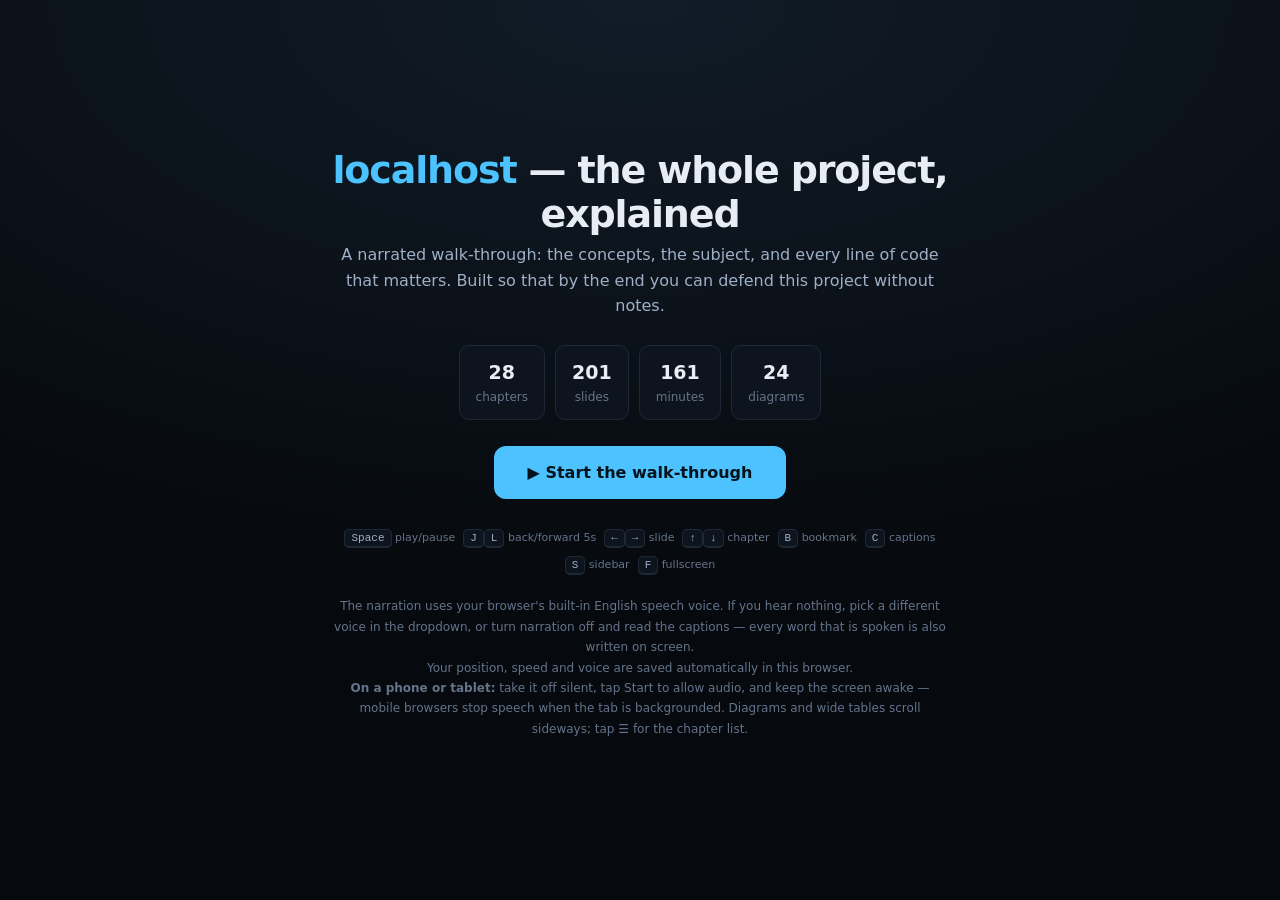
<file: index.html>
<!DOCTYPE html>
<html lang="en">
<head>
<meta charset="utf-8">
<meta name="viewport" content="width=device-width, initial-scale=1">
<title>localhost — the whole project, explained</title>
<style>
:root{
  --bg:#080b10; --panel:#0e141d; --panel2:#131b26; --line:#1e2836;
  --ink:#e8edf5; --ink2:#9fb0c6; --ink3:#64748b;
  --accent:#4cc2ff; --accent2:#7ee787; --warn:#ffcb6b; --hot:#ff7b72; --purple:#c9a2ff;
  --mono:ui-monospace,"SF Mono",SFMono-Regular,Menlo,Consolas,"Liberation Mono",monospace;
  --sans:ui-sans-serif,system-ui,-apple-system,"Segoe UI",Inter,Roboto,sans-serif;
}
*{box-sizing:border-box}
/* This page toggles icons with the `hidden` property. Do not rely on the UA
   stylesheet for it -- on an <svg> it does not always win. */
[hidden]{display:none!important}
html,body{height:100%}
body{
  margin:0;background:var(--bg);color:var(--ink);font-family:var(--sans);
  font-size:15px;line-height:1.6;overflow:hidden;
  -webkit-font-smoothing:antialiased;
}
button{font:inherit;color:inherit;background:none;border:none;cursor:pointer}
::-webkit-scrollbar{width:10px;height:10px}
::-webkit-scrollbar-thumb{background:#243044;border-radius:6px}
::-webkit-scrollbar-track{background:transparent}

/* ---------- shell ---------- */
#app{display:grid;grid-template-columns:290px 1fr;grid-template-rows:1fr auto;
  height:100vh;height:100dvh}   /* dvh so iOS Safari's shrinking chrome cannot clip the controls */
#app.nosidebar{grid-template-columns:0 1fr}

/* ---------- sidebar ---------- */
#side{
  grid-column:1;grid-row:1/3;background:var(--panel);border-right:1px solid var(--line);
  display:flex;flex-direction:column;overflow:hidden;transition:opacity .2s
}
#app.nosidebar #side{opacity:0;pointer-events:none}
.side-head{padding:18px 18px 14px;border-bottom:1px solid var(--line)}
.brand{font-size:17px;font-weight:650;letter-spacing:-.01em}
.brand span{color:var(--accent)}
.sub{font-size:12px;color:var(--ink3);margin-top:3px}
.side-stats{display:flex;gap:14px;margin-top:12px;font-size:11px;color:var(--ink3)}
.side-stats b{color:var(--ink2);font-weight:600}
/* ---------- bookmarks ---------- */
#marks{flex:none;max-height:38%;display:flex;flex-direction:column;
  border-bottom:1px solid var(--line);background:#0c1420}
.marks-head{display:flex;align-items:center;gap:8px;padding:11px 14px 7px;
  font-size:11px;letter-spacing:.05em;text-transform:uppercase;color:var(--warn);font-weight:650}
.marks-head span{color:var(--ink3);font-weight:500;letter-spacing:0}
.marks-head button{margin-left:auto;font-size:10.5px;color:var(--ink3);text-transform:none;
  letter-spacing:0;padding:2px 6px;border-radius:5px}
.marks-head button:hover{background:var(--panel2);color:var(--hot)}
#marks-list{overflow-y:auto;padding:0 6px 8px}
.mark{display:flex;align-items:stretch;gap:2px;border-radius:8px}
.mark:hover{background:var(--panel2)}
.mark .mgo{flex:1;min-width:0;display:flex;gap:9px;align-items:baseline;
  padding:7px 6px 7px 8px;text-align:left}
.mark .mt{flex:none;font-family:var(--mono);font-size:10.5px;color:var(--warn);
  font-variant-numeric:tabular-nums}
.mark .mb{flex:1;min-width:0}
.mark .mc{display:block;font-size:10px;color:var(--ink3);white-space:nowrap;
  overflow:hidden;text-overflow:ellipsis}
.mark .ms{display:block;font-size:12.5px;color:var(--ink2);line-height:1.35;
  display:-webkit-box;-webkit-line-clamp:2;-webkit-box-orient:vertical;overflow:hidden}
.mark:hover .ms{color:var(--ink)}
.mark .mx{flex:none;width:26px;color:var(--ink3);font-size:15px;opacity:0;border-radius:6px}
.mark:hover .mx{opacity:1}
.mark .mx:hover{background:#3a1f22;color:var(--hot)}
.marks-empty{padding:2px 10px 10px;font-size:11.5px;color:var(--ink3);line-height:1.5}

/* pins on the timeline */
.bmarks{position:absolute;inset:0;pointer-events:none}
.bmarks i{position:absolute;top:-5px;width:2px;height:15px;background:var(--warn);
  border-radius:1px;box-shadow:0 0 0 1px rgba(0,0,0,.55)}

#b-mark.on{color:var(--warn)}

#chapters{flex:1;overflow-y:auto;padding:8px 8px 24px}
.chap{
  display:flex;gap:10px;align-items:baseline;width:100%;text-align:left;
  padding:9px 10px;border-radius:8px;color:var(--ink2);font-size:13.5px;line-height:1.4
}
.chap:hover{background:var(--panel2);color:var(--ink)}
.chap.on{background:#16263a;color:var(--ink)}
.chap.on .cnum{color:var(--accent)}
.chap.done .cnum::after{content:"✓";position:absolute;inset:0;display:grid;place-items:center;
  background:var(--panel);color:var(--accent2);border-radius:50%;font-size:10px}
.cnum{position:relative;flex:none;width:20px;height:20px;border-radius:50%;background:var(--panel2);
  color:var(--ink3);font-size:10.5px;font-weight:700;display:grid;place-items:center;
  font-variant-numeric:tabular-nums;top:2px}
.chap.on .cnum{background:#0d2233;box-shadow:inset 0 0 0 1px var(--accent)}
.ctitle{flex:1}
.cmin{flex:none;font-size:10.5px;color:var(--ink3);font-variant-numeric:tabular-nums}
.chap-bar{height:2px;background:var(--line);border-radius:2px;margin:6px 10px 2px;overflow:hidden}
.chap-bar i{display:block;height:100%;background:var(--accent);width:0;transition:width .3s}

/* ---------- stage ---------- */
/* Explicit placement: below 900px the sidebar becomes position:absolute and
   leaves the grid flow, and without this #main would auto-place into the
   0-width first column and the whole slide area would vanish. */
#main{grid-column:2;grid-row:1;display:flex;flex-direction:column;
  overflow:hidden;position:relative;min-width:0}
#topbar{
  display:flex;align-items:center;gap:14px;padding:12px 22px;border-bottom:1px solid var(--line);
  background:linear-gradient(180deg,#0c1219,#0a0f16);flex:none
}
#topbar .now{flex:1;min-width:0}
#topbar .now b{display:block;font-size:13.5px;font-weight:600;white-space:nowrap;overflow:hidden;text-overflow:ellipsis}
#topbar .now span{font-size:11px;color:var(--ink3)}
.tbtn{padding:6px 11px;border-radius:7px;font-size:12px;color:var(--ink2);border:1px solid var(--line)}
.tbtn:hover{background:var(--panel2);color:var(--ink)}
.tbtn.on{background:#0d2233;border-color:var(--accent);color:var(--accent)}

#stage{
  flex:1;overflow-y:auto;padding:34px 42px;display:flex;flex-direction:column;
  align-items:center;justify-content:flex-start
}
#slide{width:100%;max-width:900px;animation:in .34s cubic-bezier(.2,.7,.3,1)}
@keyframes in{from{opacity:0;transform:translateY(10px)}to{opacity:1;transform:none}}

/* visual blocks */
.v-title{font-size:15px;font-weight:600;color:var(--accent);letter-spacing:.02em;
  text-transform:uppercase;font-size:11.5px;margin-bottom:14px}
.big{font-size:clamp(21px,4.2vw,30px);line-height:1.32;font-weight:600;letter-spacing:-.02em;
  margin:26px 0}
.big em{font-style:normal;color:var(--accent)}
.big small{display:block;font-size:15px;font-weight:400;color:var(--ink2);margin-top:14px;line-height:1.6}
ul.pts{list-style:none;padding:0;margin:0;display:flex;flex-direction:column;gap:11px}
ul.pts li{display:flex;gap:12px;padding:13px 16px;background:var(--panel);border:1px solid var(--line);
  border-radius:10px;font-size:15px}
ul.pts li::before{content:"▸";color:var(--accent);flex:none}
ul.pts li b{color:var(--warn);font-weight:600}
ul.pts li code{font-family:var(--mono);font-size:13px;color:var(--accent2);background:#0a1017;
  padding:1px 5px;border-radius:4px}

.codewrap{background:var(--panel);border:1px solid var(--line);border-radius:11px;overflow:hidden}
.codehead{display:flex;align-items:center;gap:9px;padding:9px 14px;background:var(--panel2);
  border-bottom:1px solid var(--line);font-family:var(--mono);font-size:11.5px;color:var(--ink3)}
.codehead b{color:var(--accent);font-weight:600}
.codehead .tag{margin-left:auto;padding:2px 7px;border-radius:5px;background:#0a1017;color:var(--ink3)}
pre.code{margin:0;padding:14px 0;overflow-x:auto;font-family:var(--mono);font-size:13px;line-height:1.65}
pre.code .ln{display:block;padding:0 16px 0 0;white-space:pre}
pre.code .ln .no{display:inline-block;width:44px;padding-right:14px;text-align:right;color:#3a4859;
  user-select:none;font-variant-numeric:tabular-nums}
pre.code .ln.hi{background:linear-gradient(90deg,#132a3d,#0f1f2e 60%,transparent);
  box-shadow:inset 3px 0 0 var(--accent)}
pre.code .ln.hi .no{color:var(--accent)}
.k{color:#ff7bd5}.s{color:var(--accent2)}.c{color:#5a6b80;font-style:italic}
.n{color:var(--warn)}.t{color:var(--purple)}.m{color:var(--accent)}.f{color:#ffd9a0}

figure.dia{margin:0;background:var(--panel);border:1px solid var(--line);border-radius:11px;padding:18px}
figure.dia svg{width:100%;height:auto;display:block}
figure.dia figcaption{margin-top:12px;font-size:12.5px;color:var(--ink3);text-align:center}
.dbox{fill:#131c28;stroke:#2a3a4e}
.dbox2{fill:#0d2233;stroke:#2b6d92}
.dbox3{fill:#1a2419;stroke:#3d6b3a}
.dbox4{fill:#2a1a1a;stroke:#7a3c39}
.dtx{fill:#dbe5f0;font-family:var(--sans);font-size:13px}
.dtx-s{fill:#8fa3ba;font-family:var(--sans);font-size:11px}
.dtx-m{fill:#9fe0ff;font-family:var(--mono);font-size:11.5px}
.dtx-h{fill:#ffcb6b;font-family:var(--sans);font-size:13px;font-weight:600}
.dar{stroke:#4a5f78;stroke-width:1.6;fill:none;marker-end:url(#ar)}
.dar-a{stroke:#4cc2ff;stroke-width:1.8;fill:none;marker-end:url(#ara)}
.dar-g{stroke:#7ee787;stroke-width:1.8;fill:none;marker-end:url(#arg)}
.dar-r{stroke:#ff7b72;stroke-width:1.8;fill:none;marker-end:url(#arr)}
.ddash{stroke-dasharray:4 4}

.tablewrap{overflow-x:auto;-webkit-overflow-scrolling:touch}
table.cmp{width:100%;border-collapse:collapse;font-size:14px}
table.cmp th,table.cmp td{padding:11px 14px;border:1px solid var(--line);text-align:left;vertical-align:top}
table.cmp th{background:var(--panel2);font-weight:600;font-size:12px;color:var(--ink2);
  text-transform:uppercase;letter-spacing:.03em}
table.cmp td:first-child{color:var(--warn);font-family:var(--mono);font-size:12.5px;white-space:nowrap}
table.cmp code{font-family:var(--mono);font-size:12.5px;color:var(--accent2)}

pre.term{margin:0;background:#060a0f;border:1px solid var(--line);border-radius:11px;padding:16px 18px;
  font-family:var(--mono);font-size:12.5px;line-height:1.7;overflow-x:auto;color:#b8c7d9}
pre.term .p{color:var(--accent2)}
pre.term .o{color:var(--ink3)}
pre.term .e{color:var(--hot)}
pre.term .g{color:var(--accent2)}

.bigcall{padding:24px 28px;border-radius:14px;background:#12202b;border:1px solid #234b63;
  border-left:4px solid var(--accent)}
.bigcall.warn{background:#241c0f;border-color:#5c4520;border-left-color:var(--warn)}
.bigcall b{display:block;font-size:20px;font-weight:650;letter-spacing:-.01em;
  color:var(--accent);margin-bottom:12px}
.bigcall.warn b{color:var(--warn)}
.bigcall p{margin:0;font-size:15.5px;line-height:1.72;color:var(--ink2)}
.bigcall code{font-family:var(--mono);font-size:13px;color:var(--accent2);background:#0a1017;
  padding:2px 6px;border-radius:4px}
.bigcall b + p b{color:var(--ink);font-size:inherit;display:inline;margin:0}

.callout{margin-top:16px;padding:13px 16px;border-radius:10px;background:#12202b;
  border:1px solid #234b63;border-left:3px solid var(--accent);font-size:14px;color:var(--ink2)}
.callout b{color:var(--accent)}
.callout.warn{background:#251d10;border-color:#5c4520;border-left-color:var(--warn)}
.callout.warn b{color:var(--warn)}

/* ---------- captions ---------- */
#cap{
  flex:none;max-height:30vh;overflow-y:auto;padding:16px 42px 18px;
  background:linear-gradient(180deg,rgba(8,11,16,0),#0a0f16 22px);
  border-top:1px solid var(--line)
}
#cap.off{display:none}
#capinner{max-width:900px;margin:0 auto;font-size:16px;line-height:1.72;color:var(--ink2)}
#capinner .sent{transition:color .2s}
#capinner .sent.on{color:var(--ink);background:#132a3d;border-radius:4px;
  box-shadow:0 0 0 3px #132a3d}

/* ---------- controls ---------- */
#bar{
  grid-column:2;grid-row:2;flex:none;background:var(--panel);
  border-top:1px solid var(--line);padding:0 22px 12px;min-width:0
}
#scrub{position:relative;height:22px;display:flex;align-items:center;cursor:pointer}
#track{position:relative;height:5px;width:100%;background:var(--line);border-radius:3px;overflow:visible}
#fill{position:absolute;inset:0 auto 0 0;width:0;background:linear-gradient(90deg,#2b7fb0,var(--accent));
  border-radius:3px}
#knob{position:absolute;top:50%;left:0;width:13px;height:13px;margin:-6.5px 0 0 -6.5px;border-radius:50%;
  background:#fff;box-shadow:0 0 0 3px rgba(76,194,255,.3);transition:transform .12s}
#scrub:hover #knob{transform:scale(1.25)}
.ticks{position:absolute;inset:0;pointer-events:none}
.ticks i{position:absolute;top:-2px;width:1px;height:9px;background:#2f3f52}
#ctrls{display:flex;align-items:center;gap:8px;padding-top:4px}
.cbtn{width:36px;height:36px;border-radius:9px;display:grid;place-items:center;color:var(--ink2)}
.cbtn:hover{background:var(--panel2);color:var(--ink)}
.cbtn svg{width:19px;height:19px;fill:currentColor}
.cbtn.seek svg{width:22px;height:22px}
.cbtn.seek text{font-family:var(--sans);fill:currentColor}
.cbtn.seek:active{transform:scale(.92)}
#play{width:44px;height:44px;background:var(--accent);color:#04121c;border-radius:12px}
#play:hover{background:#6ccdff}
#play svg{width:22px;height:22px}
#time{font-family:var(--mono);font-size:11.5px;color:var(--ink3);font-variant-numeric:tabular-nums;
  padding:0 6px;white-space:nowrap}
.spacer{flex:1}
select{background:var(--panel2);color:var(--ink2);border:1px solid var(--line);border-radius:8px;
  padding:6px 8px;font-size:11.5px;font-family:var(--sans);max-width:190px}
select:hover{color:var(--ink)}
.pill{padding:6px 10px;border-radius:8px;font-size:11.5px;color:var(--ink2);border:1px solid var(--line);
  font-variant-numeric:tabular-nums}
.pill:hover{background:var(--panel2);color:var(--ink)}
.pill.on{background:#0d2233;border-color:var(--accent);color:var(--accent)}

/* ---------- gate ---------- */
#gate{position:fixed;inset:0;background:radial-gradient(1200px 600px at 50% 0%,#111c28,#06090d);
  display:grid;place-items:center;z-index:50;padding:24px;overflow-y:auto}
#gate.hide{display:none}
.gcard{max-width:620px;text-align:center}
.gcard h1{font-size:38px;line-height:1.15;letter-spacing:-.03em;margin:0 0 6px;font-weight:680}
.gcard h1 span{color:var(--accent)}
.gcard .lede{font-size:16px;color:var(--ink2);margin:0 0 26px}
.gmeta{display:flex;gap:10px;justify-content:center;flex-wrap:wrap;margin-bottom:26px}
.gmeta div{background:var(--panel);border:1px solid var(--line);border-radius:10px;padding:11px 16px;
  font-size:12px;color:var(--ink3)}
.gmeta div b{display:block;font-size:19px;color:var(--ink);font-weight:650;margin-bottom:1px}
#start{background:var(--accent);color:#04121c;font-weight:650;font-size:16px;padding:14px 34px;
  border-radius:12px}
#start:hover{background:#6ccdff}
#resume{margin-top:14px;font-size:13px;color:var(--accent2);text-decoration:underline}
.keys{margin-top:30px;display:flex;gap:8px;justify-content:center;flex-wrap:wrap;font-size:11px;color:var(--ink3)}
.keys kbd{font-family:var(--mono);background:var(--panel);border:1px solid var(--line);
  border-bottom-width:2px;border-radius:5px;padding:2px 6px;color:var(--ink2)}
.gnote{margin-top:22px;font-size:12px;color:var(--ink3);line-height:1.7}

#toast{position:fixed;bottom:96px;left:50%;transform:translateX(-50%) translateY(12px);opacity:0;
  background:#16263a;border:1px solid #2b6d92;color:var(--ink);padding:9px 16px;border-radius:9px;
  font-size:13px;pointer-events:none;transition:.25s;z-index:60}
#toast.on{opacity:1;transform:translateX(-50%)}

/* ---------- tablet ---------- */
@media (max-width:900px){
  #app{grid-template-columns:0 1fr}
  #side{position:absolute;z-index:20;width:290px;height:100%}
  #app:not(.nosidebar) #side{box-shadow:0 0 40px #000}
  #stage{padding:22px 18px}
  #cap{padding:14px 18px}
  #bar{padding:0 12px 10px}
}

/* A diagram shrunk to phone width would have 5px text in it. Let it keep a
   readable size and scroll sideways instead. Same for wide tables. */
@media (max-width:820px){
  figure.dia{padding:12px;overflow-x:auto;-webkit-overflow-scrolling:touch}
  figure.dia svg{width:auto;min-width:680px}
  figure.dia figcaption{position:sticky;left:0}
  table.cmp{min-width:560px}
  table.cmp th,table.cmp td{padding:9px 11px}
}

/* ---------- phone ---------- */
@media (max-width:600px){
  #stage{padding:16px 14px}
  #slide{max-width:100%}
  #cap{padding:12px 14px;max-height:36vh}
  #capinner{font-size:15px;line-height:1.65}
  #topbar{padding:9px 12px;gap:8px}
  #topbar .now b{font-size:12.5px}
  #bar{padding:0 10px 8px}
  ul.pts li{font-size:14.5px;padding:11px 13px}
  pre.code{font-size:12px}
  pre.term{font-size:11.5px;padding:12px 13px}
  .bigcall{padding:18px 18px}
  .bigcall b{font-size:17px}
  .bigcall p{font-size:14.5px}
  .v-title{margin-bottom:11px}

  /* Bigger touch targets, and a scrub bar you can actually hit with a thumb */
  #scrub{height:30px}
  #knob{width:16px;height:16px;margin:-8px 0 0 -8px}
  .cbtn{width:42px;height:42px}
  .cbtn svg{width:21px;height:21px}
  .cbtn.seek svg{width:24px;height:24px}
  #play{width:52px;height:52px}
  #play svg{width:25px;height:25px}

  /* Two rows: transport on top, options underneath. The chapter-jump buttons
     are dropped because the sidebar already does that job. */
  #ctrls{flex-wrap:wrap;gap:5px;padding-top:2px}
  #b-pch,#b-nch{display:none}
  .spacer{flex:1 0 100%;height:0;margin:0}
  #time{font-size:11px;padding:0 4px;margin-left:auto}
  .pill{padding:7px 10px}
  select{flex:1;max-width:none;min-width:0;padding:7px 8px}
}

/* Very narrow (small phones in portrait) */
@media (max-width:380px){
  #time{font-size:10.5px;padding:0 2px}
  .cbtn{width:38px;height:38px}
  #play{width:46px;height:46px}
  .gcard h1{font-size:27px}
}

/* Touch devices have no hover: never let a hover-only affordance hide anything */
@media (hover:none){
  .chap:hover{background:none}
  #scrub:hover #knob{transform:none}
  /* there is no hover on a touch screen, so the delete button must be visible */
  .mark .mx{opacity:.75;width:34px}
  .mark:hover{background:none}
}
</style>
</head>
<body>

<div id="gate">
  <div class="gcard">
    <h1><span>localhost</span> — the whole project, explained</h1>
    <p class="lede">A narrated walk-through: the concepts, the subject, and every line of code
      that matters. Built so that by the end you can defend this project without notes.</p>
    <div class="gmeta">
      <div><b id="g-ch">—</b> chapters</div>
      <div><b id="g-sl">—</b> slides</div>
      <div><b id="g-mn">—</b> minutes</div>
      <div><b id="g-dg">—</b> diagrams</div>
    </div>
    <button id="start">▶ Start the walk-through</button>
    <div><button id="resume" hidden></button></div>
    <div class="keys">
      <span><kbd>Space</kbd> play/pause</span><span><kbd>J</kbd><kbd>L</kbd> back/forward 5s</span>
      <span><kbd>←</kbd><kbd>→</kbd> slide</span><span><kbd>↑</kbd><kbd>↓</kbd> chapter</span>
      <span><kbd>B</kbd> bookmark</span>
      <span><kbd>C</kbd> captions</span><span><kbd>S</kbd> sidebar</span><span><kbd>F</kbd> fullscreen</span>
    </div>
    <p class="gnote">The narration uses your browser's built-in English speech voice. If you hear
      nothing, pick a different voice in the dropdown, or turn narration off and read
      the captions — every word that is spoken is also written on screen.<br>
      Your position, speed and voice are saved automatically in this browser.<br>
      <b>On a phone or tablet:</b> take it off silent, tap Start to allow audio, and keep the screen
      awake — mobile browsers stop speech when the tab is backgrounded. Diagrams and wide tables
      scroll sideways; tap <b>☰</b> for the chapter list.</p>
  </div>
</div>

<div id="app" class="nosidebar">
  <aside id="side">
    <div class="side-head">
      <div class="brand"><span>localhost</span> walk-through</div>
      <div class="sub">HTTP/1.1 server in Rust — epoll, one thread</div>
      <div class="side-stats">
        <span><b id="s-prog">0%</b> complete</span>
        <span><b id="s-left">—</b> left</span>
      </div>
    </div>
    <div id="marks" hidden>
      <div class="marks-head">Bookmarks <span id="marks-n"></span>
        <button id="marks-clear" title="Remove all bookmarks">clear all</button></div>
      <div id="marks-list"></div>
    </div>
    <nav id="chapters"></nav>
  </aside>

  <div id="main">
    <div id="topbar">
      <button class="tbtn" id="btn-side" title="Toggle sidebar (S)">☰</button>
      <div class="now"><b id="now-title">—</b><span id="now-sub">—</span></div>
      <button class="tbtn" id="btn-cc" title="Captions (C)">CC</button>
      <button class="tbtn" id="btn-full" title="Fullscreen (F)">⛶</button>
    </div>
    <div id="stage"><div id="slide"></div></div>
    <div id="cap"><div id="capinner"></div></div>
  </div>

  <div id="bar">
    <div id="scrub"><div id="track"><div id="fill"></div><div class="ticks" id="ticks"></div>
      <div class="bmarks" id="bmarks"></div><div id="knob"></div></div></div>
    <div id="ctrls">
      <button class="cbtn" id="b-pch" title="Previous chapter (↑)">
        <svg viewBox="0 0 24 24"><path d="M6 6h2v12H6zm12 0v12l-9-6z"/></svg></button>
      <button class="cbtn" id="b-prev" title="Previous slide (←)">
        <svg viewBox="0 0 24 24"><path d="M15 6v12l-9-6z"/></svg></button>
      <button class="cbtn seek" id="b-back5" title="Back 5 seconds (J, or Shift+←)">
        <svg viewBox="0 0 24 24">
          <path d="M12 5V1L7 6l5 5V7c3.31 0 6 2.69 6 6s-2.69 6-6 6-6-2.69-6-6H4c0 4.42 3.58 8 8 8s8-3.58 8-8-3.58-8-8-8z"/>
          <text x="12" y="16.4" text-anchor="middle" font-size="8.4" font-weight="700">5</text>
        </svg></button>
      <button id="play" title="Play / pause (Space)">
        <svg id="ic-play" viewBox="0 0 24 24"><path d="M7 5v14l12-7z"/></svg>
        <svg id="ic-pause" viewBox="0 0 24 24" hidden><path d="M6 5h4v14H6zm8 0h4v14h-4z"/></svg>
      </button>
      <button class="cbtn seek" id="b-fwd5" title="Forward 5 seconds (L, or Shift+→)">
        <svg viewBox="0 0 24 24">
          <g transform="translate(24,0) scale(-1,1)"><path d="M12 5V1L7 6l5 5V7c3.31 0 6 2.69 6 6s-2.69 6-6 6-6-2.69-6-6H4c0 4.42 3.58 8 8 8s8-3.58 8-8-3.58-8-8-8z"/></g>
          <text x="12" y="16.4" text-anchor="middle" font-size="8.4" font-weight="700">5</text>
        </svg></button>
      <button class="cbtn" id="b-next" title="Next slide (→)">
        <svg viewBox="0 0 24 24"><path d="M9 6v12l9-6z"/></svg></button>
      <button class="cbtn" id="b-nch" title="Next chapter (↓)">
        <svg viewBox="0 0 24 24"><path d="M16 6h2v12h-2zM6 6l9 6-9 6z"/></svg></button>
      <span id="time">00:00 / 00:00</span>
      <button class="cbtn" id="b-mark" title="Bookmark this spot (B)">
        <svg viewBox="0 0 24 24"><path id="ic-mark-o" d="M17 3H7a2 2 0 0 0-2 2v16l7-3 7 3V5a2 2 0 0 0-2-2zm0 15.1-5-2.1-5 2.1V5h10v13.1z"/>
        <path id="ic-mark-f" hidden d="M17 3H7a2 2 0 0 0-2 2v16l7-3 7 3V5a2 2 0 0 0-2-2z"/></svg></button>
      <span class="spacer"></span>
      <button class="pill" id="b-rate" title="Playback speed">1.0×</button>
      <button class="pill on" id="b-tts" title="Toggle narration">🔊 Narration</button>
      <select id="voice" title="Narration voice"></select>
    </div>
  </div>
</div>

<div id="toast"></div>

<script>
/* ============================================================================
   COURSE DATA
   Every beat: { v: <visual>, say: "<what the narrator says>" }
   Visual kinds: title | points | code | dia | table | term
   ========================================================================== */
const D = {}; /* diagram library, filled in below */

/* ---- shared arrow markers ---- */
const AR = `<defs>
<marker id="ar" markerWidth="9" markerHeight="9" refX="7" refY="3" orient="auto">
<path d="M0,0 L7,3 L0,6 z" fill="#4a5f78"/></marker>
<marker id="ara" markerWidth="9" markerHeight="9" refX="7" refY="3" orient="auto">
<path d="M0,0 L7,3 L0,6 z" fill="#4cc2ff"/></marker>
<marker id="arg" markerWidth="9" markerHeight="9" refX="7" refY="3" orient="auto">
<path d="M0,0 L7,3 L0,6 z" fill="#7ee787"/></marker>
<marker id="arr" markerWidth="9" markerHeight="9" refX="7" refY="3" orient="auto">
<path d="M0,0 L7,3 L0,6 z" fill="#ff7b72"/></marker></defs>`;

D.http = `<svg viewBox="0 0 820 380">${AR}
<text x="20" y="22" class="dtx-h">REQUEST — what the browser sends</text>
<rect x="20" y="34" width="360" height="150" rx="8" class="dbox"/>
<text x="34" y="58" class="dtx-m" fill="#ff7bd5">GET</text>
<text x="72" y="58" class="dtx-m" fill="#7ee787">/index.html</text>
<text x="176" y="58" class="dtx-m" fill="#ffcb6b">HTTP/1.1</text>
<text x="34" y="80" class="dtx-m">Host: localhost:8080</text>
<text x="34" y="98" class="dtx-m">Connection: keep-alive</text>
<text x="34" y="116" class="dtx-m">Cookie: SID=51bf1b...</text>
<line x1="34" y1="130" x2="366" y2="130" stroke="#3a4859" stroke-dasharray="3 3"/>
<text x="34" y="148" class="dtx-s" fill="#ff7b72">(blank line — headers end here)</text>
<text x="34" y="170" class="dtx-s">body, if there is one</text>
<text x="392" y="52" class="dtx-s">request line</text>
<text x="392" y="98" class="dtx-s">headers</text>
<text x="392" y="148" class="dtx-s">CRLF CRLF</text>
<path d="M388 48 L378 48" class="dar"/><path d="M388 94 L378 94" class="dar"/>
<path d="M388 144 L378 144" class="dar"/>
<text x="460" y="22" class="dtx-h">RESPONSE — what your server sends back</text>
<rect x="460" y="34" width="340" height="150" rx="8" class="dbox2"/>
<text x="474" y="58" class="dtx-m" fill="#ffcb6b">HTTP/1.1</text>
<text x="540" y="58" class="dtx-m" fill="#7ee787">200</text>
<text x="570" y="58" class="dtx-m">OK</text>
<text x="474" y="80" class="dtx-m">Content-Length: 470</text>
<text x="474" y="98" class="dtx-m">Content-Type: text/html</text>
<text x="474" y="116" class="dtx-m">Date: Wed, 02 Sep 2026 ...</text>
<line x1="474" y1="130" x2="786" y2="130" stroke="#3a4859" stroke-dasharray="3 3"/>
<text x="474" y="152" class="dtx-m" fill="#8fa3ba">&lt;!DOCTYPE html&gt;...</text>
<text x="474" y="170" class="dtx-s">the bytes of the page</text>
<rect x="20" y="212" width="780" height="150" rx="8" class="dbox"/>
<text x="40" y="240" class="dtx-h">The only three rules you must remember</text>
<text x="40" y="268" class="dtx">1.  Every line ends with CR LF — the two bytes 13 and 10, not just a newline.</text>
<text x="40" y="296" class="dtx">2.  A completely empty line means "headers are finished".</text>
<text x="40" y="324" class="dtx">3.  Content-Length tells the receiver exactly how many body bytes follow.</text>
<text x="40" y="350" class="dtx-s">Get those three right and you have spoken HTTP. Everything else is detail.</text>
</svg>`;

D.socket = `<svg viewBox="0 0 820 340">${AR}
<rect x="30" y="40" width="200" height="250" rx="10" class="dbox"/>
<text x="130" y="66" class="dtx-h" text-anchor="middle">YOUR PROGRAM</text>
<rect x="50" y="82" width="160" height="34" rx="6" class="dbox2"/>
<text x="130" y="104" class="dtx-m" text-anchor="middle">bind(127.0.0.1:8080)</text>
<rect x="50" y="126" width="160" height="34" rx="6" class="dbox2"/>
<text x="130" y="148" class="dtx-m" text-anchor="middle">listen()</text>
<rect x="50" y="170" width="160" height="34" rx="6" class="dbox3"/>
<text x="130" y="192" class="dtx-m" text-anchor="middle">accept()</text>
<rect x="50" y="214" width="160" height="34" rx="6" class="dbox3"/>
<text x="130" y="236" class="dtx-m" text-anchor="middle">read() / write()</text>
<text x="130" y="272" class="dtx-s" text-anchor="middle">one socket per client</text>
<rect x="320" y="40" width="200" height="250" rx="10" class="dbox4"/>
<text x="420" y="66" class="dtx-h" text-anchor="middle">THE KERNEL</text>
<text x="420" y="96" class="dtx-s" text-anchor="middle">owns the network card,</text>
<text x="420" y="114" class="dtx-s" text-anchor="middle">the TCP state machines,</text>
<text x="420" y="132" class="dtx-s" text-anchor="middle">and every file descriptor</text>
<rect x="340" y="152" width="160" height="46" rx="6" class="dbox"/>
<text x="420" y="172" class="dtx-s" text-anchor="middle">accept queue</text>
<text x="420" y="190" class="dtx-m" text-anchor="middle">[ c1 ][ c2 ][ c3 ]</text>
<rect x="340" y="212" width="160" height="46" rx="6" class="dbox"/>
<text x="420" y="232" class="dtx-s" text-anchor="middle">per-socket buffers</text>
<text x="420" y="250" class="dtx-m" text-anchor="middle">recv / send</text>
<rect x="610" y="40" width="180" height="250" rx="10" class="dbox"/>
<text x="700" y="66" class="dtx-h" text-anchor="middle">THE NETWORK</text>
<text x="700" y="108" class="dtx" text-anchor="middle">browser</text>
<text x="700" y="140" class="dtx" text-anchor="middle">curl</text>
<text x="700" y="172" class="dtx" text-anchor="middle">siege</text>
<text x="700" y="216" class="dtx-s" text-anchor="middle">they all just open</text>
<text x="700" y="234" class="dtx-s" text-anchor="middle">a TCP connection and</text>
<text x="700" y="252" class="dtx-s" text-anchor="middle">send text</text>
<path d="M236 150 L314 150" class="dar-a"/>
<path d="M314 200 L236 200" class="dar-g"/>
<path d="M604 150 L526 150" class="dar"/>
<path d="M526 200 L604 200" class="dar"/>
<text x="275" y="142" class="dtx-s" text-anchor="middle">ask</text>
<text x="275" y="222" class="dtx-s" text-anchor="middle">get</text>
<text x="420" y="316" class="dtx-s" text-anchor="middle">A socket is just a file descriptor. read() and write() work on it like a file.</text>
</svg>`;

D.block = `<svg viewBox="0 0 820 400">${AR}
<text x="20" y="24" class="dtx-h">THE NAIVE WAY — one thread per client</text>
<rect x="20" y="36" width="370" height="150" rx="10" class="dbox4"/>
<rect x="38" y="56" width="100" height="30" rx="5" class="dbox"/>
<text x="88" y="76" class="dtx-s" text-anchor="middle">thread 1</text>
<rect x="150" y="56" width="100" height="30" rx="5" class="dbox"/>
<text x="200" y="76" class="dtx-s" text-anchor="middle">thread 2</text>
<rect x="262" y="56" width="100" height="30" rx="5" class="dbox"/>
<text x="312" y="76" class="dtx-s" text-anchor="middle">thread 3</text>
<text x="88" y="106" class="dtx-m" text-anchor="middle" fill="#ff7b72">blocked</text>
<text x="200" y="106" class="dtx-m" text-anchor="middle" fill="#ff7b72">blocked</text>
<text x="312" y="106" class="dtx-m" text-anchor="middle" fill="#ff7b72">blocked</text>
<text x="205" y="136" class="dtx-s" text-anchor="middle">each one sitting inside read(), doing nothing</text>
<text x="205" y="162" class="dtx-s" text-anchor="middle" fill="#ff7b72">10 000 clients = 10 000 threads = 80 GB of stacks</text>
<text x="205" y="178" class="dtx-s" text-anchor="middle" fill="#ff7b72">and the subject forbids it anyway</text>
<text x="430" y="24" class="dtx-h">THE RIGHT WAY — one thread, epoll</text>
<rect x="430" y="36" width="370" height="150" rx="10" class="dbox3"/>
<rect x="560" y="52" width="110" height="34" rx="6" class="dbox2"/>
<text x="615" y="74" class="dtx-m" text-anchor="middle">epoll_wait()</text>
<text x="615" y="102" class="dtx-s" text-anchor="middle">the ONE place we sleep</text>
<rect x="452" y="126" width="70" height="26" rx="5" class="dbox"/>
<text x="487" y="144" class="dtx-s" text-anchor="middle">fd 7</text>
<rect x="532" y="126" width="70" height="26" rx="5" class="dbox"/>
<text x="567" y="144" class="dtx-s" text-anchor="middle">fd 8</text>
<rect x="612" y="126" width="70" height="26" rx="5" class="dbox"/>
<text x="647" y="144" class="dtx-s" text-anchor="middle">fd 9</text>
<rect x="692" y="126" width="70" height="26" rx="5" class="dbox"/>
<text x="727" y="144" class="dtx-s" text-anchor="middle">fd 10</text>
<path d="M487 122 L600 92" class="dar-a"/><path d="M567 122 L607 92" class="dar-a"/>
<path d="M647 122 L625 92" class="dar-a"/><path d="M727 122 L640 92" class="dar-a"/>
<text x="615" y="176" class="dtx-s" text-anchor="middle">10 000 clients = 10 000 file descriptors = a few megabytes</text>
<rect x="20" y="212" width="780" height="170" rx="10" class="dbox"/>
<text x="40" y="240" class="dtx-h">Why blocking is fatal here</text>
<text x="40" y="270" class="dtx">read() on a socket with no data yet does not return. It parks the whole thread.</text>
<text x="40" y="298" class="dtx">With one thread, one slow client would freeze every other client on the server.</text>
<text x="40" y="326" class="dtx">So: mark every socket non-blocking, and never call read() until we have been told</text>
<text x="40" y="348" class="dtx">the data is already there. That telling is what epoll does.</text>
<text x="40" y="372" class="dtx-s" fill="#7ee787">Non-blocking alone is not enough — you would spin at 100% CPU asking "ready yet?".</text>
</svg>`;

D.epoll = `<svg viewBox="0 0 820 400">${AR}
<rect x="20" y="30" width="300" height="230" rx="10" class="dbox"/>
<text x="170" y="56" class="dtx-h" text-anchor="middle">1. YOU REGISTER, ONCE</text>
<text x="40" y="84" class="dtx-m">epoll_ctl(ADD, fd 4, token 0, IN)</text>
<text x="40" y="106" class="dtx-s">listener on :8080</text>
<text x="40" y="136" class="dtx-m">epoll_ctl(ADD, fd 5, token 1, IN)</text>
<text x="40" y="158" class="dtx-s">listener on :8081</text>
<text x="40" y="188" class="dtx-m">epoll_ctl(ADD, fd 9, token 2, IN)</text>
<text x="40" y="210" class="dtx-s">a client that just connected</text>
<text x="40" y="240" class="dtx-s" fill="#ffcb6b">token = any u64 you choose. The kernel hands it back to you.</text>
<rect x="360" y="30" width="180" height="230" rx="10" class="dbox4"/>
<text x="450" y="56" class="dtx-h" text-anchor="middle">2. THE KERNEL</text>
<text x="450" y="84" class="dtx-s" text-anchor="middle">keeps your list</text>
<text x="450" y="106" class="dtx-s" text-anchor="middle">watches all of them</text>
<text x="450" y="128" class="dtx-s" text-anchor="middle">for you, in one place</text>
<rect x="378" y="146" width="144" height="96" rx="6" class="dbox"/>
<text x="450" y="168" class="dtx-m" text-anchor="middle">fd 4 → token 0</text>
<text x="450" y="190" class="dtx-m" text-anchor="middle">fd 5 → token 1</text>
<text x="450" y="212" class="dtx-m" text-anchor="middle">fd 9 → token 2</text>
<text x="450" y="234" class="dtx-s" text-anchor="middle">the interest list</text>
<rect x="580" y="30" width="220" height="230" rx="10" class="dbox3"/>
<text x="690" y="56" class="dtx-h" text-anchor="middle">3. YOU ASK ONCE</text>
<text x="690" y="84" class="dtx-m" text-anchor="middle">epoll_wait(...)</text>
<text x="690" y="108" class="dtx-s" text-anchor="middle">sleeps until something happens</text>
<text x="690" y="136" class="dtx-s" text-anchor="middle">returns ONLY the ready ones:</text>
<rect x="600" y="150" width="180" height="34" rx="6" class="dbox2"/>
<text x="690" y="172" class="dtx-m" text-anchor="middle">token 2, EPOLLIN</text>
<rect x="600" y="192" width="180" height="34" rx="6" class="dbox2"/>
<text x="690" y="214" class="dtx-m" text-anchor="middle">token 0, EPOLLIN</text>
<text x="690" y="246" class="dtx-s" text-anchor="middle">now read() cannot block</text>
<path d="M326 140 L354 140" class="dar-a"/>
<path d="M546 140 L574 140" class="dar-g"/>
<rect x="20" y="284" width="780" height="98" rx="10" class="dbox"/>
<text x="40" y="312" class="dtx-h">The two flags you will ever use</text>
<text x="40" y="340" class="dtx"><tspan fill="#4cc2ff">EPOLLIN</tspan>  — there is data to read, or a connection waiting to be accepted.</text>
<text x="40" y="366" class="dtx"><tspan fill="#7ee787">EPOLLOUT</tspan> — the send buffer has room, a write will not block.</text>
</svg>`;

D.modules = `<svg viewBox="0 0 820 330">${AR}
<rect x="20" y="30" width="120" height="60" rx="8" class="dbox"/>
<text x="80" y="56" class="dtx-m" text-anchor="middle">main.rs</text>
<text x="80" y="76" class="dtx-s" text-anchor="middle">44 lines</text>
<rect x="170" y="30" width="120" height="60" rx="8" class="dbox"/>
<text x="230" y="56" class="dtx-m" text-anchor="middle">config.rs</text>
<text x="230" y="76" class="dtx-s" text-anchor="middle">471 lines</text>
<rect x="320" y="20" width="180" height="80" rx="10" class="dbox2"/>
<text x="410" y="48" class="dtx-m" text-anchor="middle" fill="#4cc2ff">server.rs</text>
<text x="410" y="68" class="dtx-s" text-anchor="middle">THE EVENT LOOP</text>
<text x="410" y="86" class="dtx-s" text-anchor="middle">412 lines</text>
<rect x="530" y="30" width="120" height="60" rx="8" class="dbox"/>
<text x="590" y="56" class="dtx-m" text-anchor="middle">http.rs</text>
<text x="590" y="76" class="dtx-s" text-anchor="middle">515 lines</text>
<rect x="680" y="30" width="120" height="60" rx="8" class="dbox"/>
<text x="740" y="56" class="dtx-m" text-anchor="middle">handlers.rs</text>
<text x="740" y="76" class="dtx-s" text-anchor="middle">645 lines</text>
<rect x="680" y="130" width="120" height="60" rx="8" class="dbox"/>
<text x="740" y="156" class="dtx-m" text-anchor="middle">cgi.rs</text>
<text x="740" y="176" class="dtx-s" text-anchor="middle">172 lines</text>
<path d="M144 60 L166 60" class="dar-a"/>
<path d="M294 60 L316 60" class="dar-a"/>
<path d="M504 60 L526 60" class="dar-a"/>
<path d="M654 60 L676 60" class="dar-a"/>
<path d="M740 94 L740 126" class="dar-a"/>
<path d="M410 104 Q410 230 740 230 L740 196" class="dar-g ddash"/>
<text x="500" y="248" class="dtx-s">the Response travels back the same way</text>
<text x="155" y="52" class="dtx-s" text-anchor="middle">text</text>
<text x="305" y="52" class="dtx-s" text-anchor="middle">structs</text>
<text x="515" y="52" class="dtx-s" text-anchor="middle">bytes</text>
<text x="665" y="52" class="dtx-s" text-anchor="middle">Request</text>
<rect x="20" y="266" width="780" height="52" rx="8" class="dbox"/>
<text x="40" y="290" class="dtx">Read that left to right and you have the whole program:</text>
<text x="40" y="310" class="dtx-s">config text becomes structs, the loop turns socket bytes into a Request, a handler turns that into a Response, the loop writes it back.</text>
</svg>`;

const COURSE = [
{ t:"Before we start", beats:[
  { v:{k:"title", h:"This is the whole project, <em>end to end</em>.",
      sub:"About two and a half hours. First a glossary of every technical word used here; then what you were asked to build and what you will be asked at the audit; then the whole thing running, command by command; then the concepts; then every file of code line by line; then the audit answers."},
    say:"Welcome. This is a complete walk-through of your localhost project — an HTTP server written in Rust, running on one process, one thread, and one epoll instance. We start with a glossary — four short chapters defining every technical word this walk-through uses, so that nothing later depends on vocabulary you have not met. Then the subject itself, read line by line, and the audit sheet, so that you know what you were asked to build and what you will be asked about before anything else. Then we make the server run and drive every feature from the terminal. Then we go back to the very bottom: what a web server actually is, what HTTP looks like on the wire, and why a single thread can serve thousands of clients at once. Then we read the code, file by file, function by function. And at the end we return to the audit sheet with the answers, so that when someone asks you why there is only one epoll call, you will not be reciting a sentence you memorised. You will actually know." },
  { v:{k:"points", h:"How to use this player", items:[
      "<b>Space</b> plays and pauses. The narration reads every slide out loud and moves on by itself.",
      "The two <b>circular ⟲5 / ⟳5 buttons</b> either side of play jump <b>back and forward five seconds</b> — keys <b>J</b> and <b>L</b>, or <b>Shift</b> with an arrow. Missed a sentence? Tap ⟲5 and hear it again.",
      "<b>Left and right arrows</b> step one slide at a time. <b>Up and down</b> jump a whole chapter.",
      "The <b>sidebar</b> (press <b>S</b>) lists every chapter — click any one to jump straight there. The <b>progress bar</b> is scrubbable, with a tick at every chapter.",
      "<b>Bookmarks.</b> Press <b>B</b> or tap the 🔖 button to save the exact spot you are at. Save as many as you like — they appear at the top of the sidebar with their timestamp and the line that was being read, and as amber pins on the timeline. Click one to jump straight back. They are saved in this browser along with everything else.",
      "Everything spoken is also written in the <b>captions</b> below the slide. Press <b>C</b> to hide them.",
      "Your position is <b>saved automatically</b>. Close the tab, come back, and you resume where you stopped."]},
    say:"A quick word on the player itself, because you will want the controls. Space bar plays and pauses. Either side of the play button there are two circular buttons marked five: they jump back and forward five seconds, and they are also on the J and L keys, or shift with an arrow key. Use the back one constantly — if a sentence goes past you, tap it and you will hear that sentence again. The left and right arrow keys step through whole slides, and up and down jump a whole chapter. Press S for the chapter list, and click any chapter to go straight to it. The progress bar along the bottom is scrubbable, with a tick mark at every chapter boundary. Now, bookmarks — these are worth using. Press B, or tap the bookmark button next to the clock, and the exact spot you are at is saved. Save as many as you like. They appear at the top of the sidebar, each showing its timestamp and the line that was being read when you saved it, and as small amber pins on the timeline so you can see where they are. Click one and you jump straight back to it. They are stored in this browser along with your position, so they are still there tomorrow. Everything I say is also written underneath the slide, so if the voice is hard to follow you can simply read along. And your position is saved in this browser, so you can stop at any point and come back later." },
  { v:{k:"points", h:"What you will be able to do at the end", items:[
      "Explain <b>how an HTTP server works</b>, from TCP socket to response bytes, without hand-waving.",
      "Point at the <b>exact lines</b> that answer every question on the audit sheet.",
      "Explain <b>why</b> each design choice was made, not just what the code does.",
      "Defend the awkward parts honestly — including the one place the code is not perfectly non-blocking."]},
    say:"Here is what you should walk away with. First, the ability to explain how an HTTP server works, from the TCP socket up to the response bytes, without hand-waving. Second, knowing the exact lines that answer every audit question, so you can point at the screen instead of searching. Third, and most importantly, understanding why each choice was made, not just what the code does. Auditors can tell the difference in about ten seconds. And finally, being able to defend the awkward parts honestly — including the one place in this codebase where the code is not perfectly non-blocking, which we will look at squarely rather than hoping nobody notices." }
]},

{ t:"Words: the internet and HTTP", beats:[
  { v:{k:"title", h:"Before the subject, the <em>vocabulary</em>.",
      sub:"Four short chapters defining every technical word this walk-through uses. You do not have to watch them in order — but if a word ever stops you later, it is defined here."},
    say:"The next four chapters are a dictionary. Every technical word this walk-through uses, defined in plain English: the internet words, the operating system words, the Rust words, and the Python and command line words. If you already know most of them, skip ahead using the sidebar — nothing later depends on watching these in order. But if a word ever stops you further in, this is where it is defined, and you can jump straight back here. I have deliberately put them before the subject, because the subject itself is written in this vocabulary. It uses epoll, C-G-I, chunked and non-blocking in its very first page, and it is much easier to read once those words mean something." },
  { v:{k:"table", h:"The basic cast", rows:[
      ["client","the program that asks for something — a browser, curl, siege. It opens the connection."],
      ["server","the program that waits for clients and answers them. That is what you built."],
      ["protocol","an agreed format for messages, so two programs written by strangers can talk. HTTP is one."],
      ["TCP","the delivery service underneath HTTP. Guarantees your bytes arrive, in order, or the connection breaks."],
      ["IP address","the number that identifies a machine on a network, e.g. <code>127.0.0.1</code>."],
      ["port","a number from 0–65535 that picks <b>which program</b> on that machine. Web servers usually 80, or 8080 in development."],
      ["localhost / 127.0.0.1","'this same machine'. Traffic never leaves your computer — the loopback address."],
      ["DNS","the phone book that turns a name like <code>example.com</code> into an IP address."],
      ["socket","one end of a network connection, as your program sees it. You read and write it like a file."]]},
    say:"Start with the cast. A client is the program that asks for something and opens the connection — a browser, curl, siege. A server waits for clients and answers them; that is what you built. A protocol is an agreed message format so two programs written by strangers can talk, and HTTP is one of them. T-C-P is the delivery service underneath HTTP: it guarantees your bytes arrive, in order, or else the connection breaks — you never get half a message silently. An I-P address identifies a machine. A port is a number from zero to sixty-five thousand five hundred and thirty-five that picks which program on that machine, which is why two servers can run on one computer. Localhost, or one two seven dot zero dot zero dot one, means this same machine — traffic never leaves your computer, which is why the project is called localhost. D-N-S is the phone book turning names into addresses. And a socket is one end of a connection as your program sees it — you read and write it like a file." },
  { v:{k:"dia", d:"urlparts", cap:"Every part of a URL, and which part of the server cares about it."},
    say:"Now a URL, taken apart. The scheme, h-t-t-p, says which protocol. The host is the machine name or address. After a colon comes the port, and if you leave it out the browser assumes eighty for h-t-t-p. Then the path, which is what the server routes on — this is the part that decides which file or which handler answers. Then, after a question mark, the query string: key and value pairs, used by C-G-I scripts and forms. And after a hash, the fragment — worth knowing because the fragment is never sent to the server at all. It is purely for the browser to scroll to a section. If you have ever wondered why your server never sees the part after the hash, that is why." },
  { v:{k:"table", h:"The parts of an HTTP message", rows:[
      ["request line","the first line a client sends: <code>GET /index.html HTTP/1.1</code>"],
      ["method","the verb: GET fetch, POST send data, DELETE remove, HEAD headers only, PUT/PATCH not used here."],
      ["target / path","what is being asked for — <code>/index.html</code>"],
      ["status line","the first line the server sends back: <code>HTTP/1.1 200 OK</code>"],
      ["status code","the three-digit result. 2xx worked, 3xx go elsewhere, 4xx your fault, 5xx my fault."],
      ["reason phrase","the human words after the code — <code>OK</code>, <code>Not Found</code>. Decorative; the number is what counts."],
      ["header","one <code>Name: value</code> line of metadata. Many per message."],
      ["body","the actual payload — the HTML, the image, the uploaded file. Optional."],
      ["CRLF","carriage return + line feed, bytes 13 and 10. Ends every line in HTTP."],
      ["the blank line","one empty CRLF line meaning 'headers finished'. In bytes: <code>\\r\\n\\r\\n</code>."]]},
    say:"The parts of an HTTP message. The request line is the first line the client sends: a method, a target and a version. The method is the verb — GET to fetch, POST to send data, DELETE to remove, HEAD for headers with no body. The target, or path, is what is being asked for. Coming back, the status line carries the version, a status code and a reason phrase. The status code is the three digit result, and the first digit is the whole story: two hundreds worked, three hundreds mean go somewhere else, four hundreds mean the client did something wrong, five hundreds mean the server did. The reason phrase — OK, Not Found — is decorative; only the number is acted on. A header is one name-colon-value line of metadata, and there can be many. The body is the actual payload. C-R-L-F is carriage return plus line feed, bytes thirteen and ten, and it ends every line in HTTP. And the blank line is a single empty line meaning the headers have finished — four bytes in a row, and the single most important marker in the whole protocol." },
  { v:{k:"table", h:"The headers you will actually meet in this project", rows:[
      ["Content-Length","how many bytes of body follow. Without it the receiver cannot tell where the message ends."],
      ["Content-Type","what the body <b>is</b> — <code>text/html</code>, <code>image/png</code>. Also called the MIME type."],
      ["Host","which site the client wants. This is what makes virtual hosting possible."],
      ["Connection","<code>keep-alive</code> to reuse the socket for another request, <code>close</code> to hang up."],
      ["Transfer-Encoding: chunked","'I do not know the total size, I will send it in labelled pieces'."],
      ["Set-Cookie / Cookie","server hands the client a value; the client hands it back on every later request."],
      ["Location","with a 3xx status: the URL to go to instead."],
      ["Allow","with a 405: the methods this route <i>does</i> accept."],
      ["Date / Server","when the answer was made, and what software made it."],
      ["User-Agent","what the client claims to be. This server does not act on it."]]},
    say:"The headers you will actually meet. Content-Length is how many bytes of body follow, and without it the receiver cannot tell where one message ends and the next begins. Content-Type is what the body is — text slash h-t-m-l, image slash p-n-g — also called the MIME type, and it is how the browser knows whether to render or download. Host says which site the client wants, and it is the header that makes virtual hosting possible. Connection is either keep-alive, meaning reuse this socket for another request, or close, meaning hang up afterwards. Transfer-Encoding chunked means I do not know the total size so I will send it in labelled pieces. Set-Cookie and Cookie are the pair that make sessions work: the server hands the client a value, the client hands it back every time afterwards. Location goes with a three hundred status and says where to go instead. Allow goes with a four oh five and lists the methods that are accepted. Date and Server say when and by what. And User-Agent is what the client claims to be — this server reads it but does not act on it." },
  { v:{k:"table", h:"The bigger ideas", rows:[
      ["static content","a file read off disk and sent as-is. Fast, simple."],
      ["dynamic content","output generated per request by running a program. Here, that means CGI."],
      ["CGI","Common Gateway Interface. The server runs a program and sends whatever it prints. From 1993, and still the simplest way to make a page dynamic."],
      ["virtual host","several sites on one IP and port, told apart by the <code>Host</code> header."],
      ["route","a rule mapping a URL prefix to a directory and a set of permissions."],
      ["document root","the folder a route serves from. <code>/files/a.txt</code> under root <code>www/files</code> is <code>www/files/a.txt</code>."],
      ["index file","the file to serve when the URL is a directory — usually <code>index.html</code>."],
      ["directory listing","an auto-generated page listing a folder's contents when there is no index file."],
      ["redirect","a 3xx answer telling the client 'ask for this other URL instead'."],
      ["session","remembering something about one client across separate requests, keyed by a cookie."],
      ["multipart/form-data","the format a browser uses to POST files — sections separated by a random boundary string."],
      ["path traversal","an attack using <code>../</code> to escape the document root and read files it should not."]]},
    say:"And the bigger ideas. Static content is a file read off disk and sent as-is. Dynamic content is generated per request by running a program, and in this project that means C-G-I — the Common Gateway Interface, which dates from nineteen ninety-three and is still the simplest way to make a page dynamic: the server runs a program and sends whatever the program prints. A virtual host is several sites on one address and port, told apart by the Host header. A route is a rule mapping a URL prefix to a directory and a set of permissions. The document root is the folder that route serves from. An index file is what to serve when the URL names a directory. A directory listing is the auto-generated page you get when there is no index file. A redirect is a three hundred answer meaning ask for this other URL instead. A session is remembering something about one client across separate requests, keyed by a cookie. Multipart form-data is the format browsers use to POST files, with sections separated by a random boundary string. And path traversal is the attack that uses dot dot slash to escape the document root — the one your server must refuse." }
]},

{ t:"Words: the operating system", beats:[
  { v:{k:"table", h:"The machine", rows:[
      ["kernel","the core of the operating system. It owns the hardware; your program must ask it for everything."],
      ["user space","where your program runs. It cannot touch hardware directly — by design."],
      ["system call","the way to ask the kernel for something: <code>read</code>, <code>write</code>, <code>accept</code>, <code>epoll_wait</code>. The border crossing."],
      ["process","one running program, with its own memory. Your server is one process."],
      ["thread","one line of execution inside a process. Several threads share the same memory. This project uses <b>one</b>."],
      ["PID","the number identifying a process. <code>pgrep</code> finds it, <code>kill</code> stops it."],
      ["RSS","Resident Set Size — how much real memory a process is using right now. What you watch for leaks."],
      ["environment variable","a name/value pair handed to a program when it starts. How the server passes info to a CGI script."],
      ["exit code","the number a program returns when it ends. <b>0 means success</b>, anything else is a failure."],
      ["signal","an interruption sent to a process — Ctrl-C sends SIGINT, <code>kill</code> sends SIGTERM."]]},
    say:"Operating system words, starting with the machine. The kernel is the core of the operating system: it owns the hardware, and your program has to ask it for everything. Your program runs in user space and cannot touch hardware directly, by design. The way to ask the kernel for something is a system call — read, write, accept, epoll wait — and that is the border crossing between your code and the kernel. A process is one running program with its own memory; your server is a single process. A thread is one line of execution inside a process, and several threads share memory — this project uses exactly one. A P-I-D is the number identifying a process. R-S-S, Resident Set Size, is how much real memory a process is using right now, and it is the number you watch when checking for leaks. An environment variable is a name and value handed to a program when it starts, which is how the server passes request information to a C-G-I script. An exit code is the number a program returns when it ends, where zero means success and anything else means failure. And a signal is an interruption — control-C sends one called SIGINT." },
  { v:{k:"dia", d:"fdesc", cap:"A file descriptor is just an index. That is why a socket can be read like a file."},
    say:"Now the single most useful idea in Unix, and it explains a lot of this project. A file descriptor is just a small integer — an index into a table the kernel keeps for your process. Slot zero is standard input, slot one standard output, slot two standard error, always. Everything you open after that gets the next free slot. And here is the point: the thing in the slot might be an open file, or a network socket, or a pipe to another program, or the epoll object itself — and your program does not care, because it uses the same read and write calls on all of them. That is why a socket can be read exactly like a file, why epoll can watch sockets and pipes together, and why closing a socket is the same operation as closing a file. One idea, reused everywhere." },
  { v:{k:"table", h:"Files, pipes and processes", rows:[
      ["file descriptor (fd)","a small integer naming something you have open — a file, a socket, a pipe."],
      ["stdin / stdout / stderr","fds 0, 1 and 2: where a program reads input, writes output, and writes errors."],
      ["pipe","a one-way channel between two programs. The server feeds the CGI script through one."],
      ["buffer","a chunk of memory holding bytes on their way somewhere. Both the kernel and this server keep buffers."],
      ["EOF","End Of File — no more data will ever come. On a pipe, caused by the writer <b>closing</b> it."],
      ["fork","make a copy of the current process. The only way to start another program on Unix."],
      ["exec","replace the current program with a different one. <code>fork</code> + <code>exec</code> = 'run this program'."],
      ["cwd","current working directory — where relative paths are resolved from. The CGI runs with its own."],
      ["chmod / permissions","who may read, write or execute a file. A 500 on upload usually means a permission problem."]]},
    say:"Files, pipes and processes. A file descriptor, usually written f-d, is that small integer naming something you have open. Standard input, output and error are file descriptors zero, one and two — where a program reads its input and writes its output and its errors. A pipe is a one-way channel between two programs, and the server feeds the C-G-I script's body through one. A buffer is a chunk of memory holding bytes on their way somewhere; both the kernel and this server keep buffers. E-O-F, end of file, means no more data will ever come — and on a pipe it is caused by the writer closing it, which is exactly how the server tells a C-G-I script that the body has finished. Fork makes a copy of the current process, and exec replaces the current program with a different one; fork plus exec is how Unix runs any program at all. C-w-d is the current working directory, which is where relative paths resolve from. And permissions decide who may read, write or execute a file — a five hundred on upload is usually a permission problem." },
  { v:{k:"table", h:"Sockets and the network stack", rows:[
      ["bind","claim an address and port for a socket. Fails with 'Address already in use' if taken."],
      ["listen","tell the kernel this socket should start accepting connections."],
      ["accept","take one waiting connection off the queue; you get a <b>new</b> socket for that client."],
      ["backlog","the queue of connections that have arrived but not yet been accepted."],
      ["handshake","the three-message exchange that opens a TCP connection. The kernel does it for you."],
      ["loopback","the fake network interface for 127.0.0.1. Fast, and never leaves the machine."],
      ["TIME_WAIT","a closed connection's socket lingering for a couple of minutes on the <b>client</b> side. Normal — not a leak."],
      ["EWOULDBLOCK","'I would have had to wait, so I did nothing.' What a non-blocking call returns when there is no data."],
      ["EINTR","'a signal interrupted me.' Not an error — just call again. Ignoring this crashes servers."],
      ["RST / connection reset","an abrupt close. The other end gave up rather than shutting down politely."]]},
    say:"Sockets and the network stack. Bind claims an address and port for a socket, and fails with address already in use if something else has it. Listen tells the kernel this socket should start accepting connections. Accept takes one waiting connection off the queue and gives you a brand new socket for that specific client. The backlog is the queue of connections that have arrived but not yet been accepted. The handshake is the three-message exchange that opens a T-C-P connection, and the kernel does it for you. Loopback is the fake network interface behind one two seven dot zero dot zero dot one. TIME-WAIT is a closed connection's socket lingering for a couple of minutes on the client side — completely normal, and the thing that makes people think they have a connection leak when they do not. E-WOULD-BLOCK means I would have had to wait, so I did nothing, which is what a non-blocking call returns when there is no data. E-INTR means a signal interrupted me, which is not an error at all — you just call again, and ignoring that fact is a classic way to crash a server. And a reset is an abrupt close, where the other end gave up rather than shutting down politely." },
  { v:{k:"table", h:"Blocking, multiplexing, and the event loop", rows:[
      ["blocking","a call that does not return until it can finish. <code>read</code> on an empty socket parks your whole thread."],
      ["non-blocking","a socket set so calls return immediately with EWOULDBLOCK instead of waiting."],
      ["busy loop","asking 'ready yet?' over and over. Non-blocking without multiplexing = 100% CPU doing nothing."],
      ["I/O multiplexing","handing the kernel many sockets and asking 'which of these are ready?' — sleep until one is."],
      ["select / poll","the older, portable ways to do that. Both re-scan the whole list on every call."],
      ["epoll","the Linux way. Register once; the kernel keeps the list and returns <b>only</b> what is ready."],
      ["kqueue / IOCP","the same idea on BSD/macOS, and on Windows."],
      ["readiness","'a read or write on this socket will not block right now'. That is all epoll tells you."],
      ["EPOLLIN / EPOLLOUT","readable (data waiting, or a connection to accept) / writable (room in the send buffer)."],
      ["level-triggered","keeps reporting a socket while it is still ready. The default, and what lets us read just once."],
      ["edge-triggered","reports only on change; forces you to drain in a loop. Not used here."],
      ["event loop","the pattern: wait for readiness, handle what is ready, repeat forever. The heart of this project."]]},
    say:"And the words that this whole project is built on. Blocking means a call that does not return until it can finish — read on an empty socket parks your entire thread. Non-blocking means the socket is set so calls return immediately with would-block instead of waiting. A busy loop is asking ready yet, over and over, which is what non-blocking alone gives you: one hundred percent CPU doing nothing useful. I O multiplexing is handing the kernel many sockets at once and asking which of these are ready, then sleeping until one is. Select and poll are the older portable ways, and both re-scan the whole list on every call. Epoll is the Linux way: you register once, the kernel keeps the list, and each call returns only what is actually ready. Kqueue and I-O-C-P are the same idea on B-S-D and on Windows. Readiness means a read or write on this socket will not block right now — that is genuinely all epoll tells you. EPOLLIN means readable, EPOLLOUT means writable. Level-triggered means it keeps reporting a socket for as long as it is still ready, which is the default and is exactly what lets us safely read only once per event. Edge-triggered reports only on change and forces you to drain in a loop, and is not used here. And an event loop is the pattern itself: wait for readiness, handle what is ready, repeat forever." }
]},

{ t:"Words: Rust", beats:[
  { v:{k:"table", h:"The toolchain", rows:[
      ["Rust","a compiled language with no garbage collector, whose compiler refuses to build code with whole classes of memory bugs."],
      ["rustc / cargo","the compiler, and the tool you actually use — cargo builds, tests and manages dependencies."],
      ["crate","a Rust package or library. <code>libc</code> is a crate. Roughly what npm calls a package."],
      ["Cargo.toml","the project file: name, version, dependencies. This project's dependency list is one line."],
      ["Cargo.lock","the exact versions actually used, so a build is reproducible."],
      ["<code>cargo build --release</code>","compile optimised. The default (debug) build is several times slower."],
      ["<code>target/</code>","where build output goes. Never committed — it is in <code>.gitignore</code>."],
      ["module / <code>mod</code>","a namespace. <code>mod http;</code> means 'compile src/http.rs as part of this program'."],
      ["<code>use</code>","bring a name into scope so you can write <code>HashMap</code> instead of <code>std::collections::HashMap</code>."],
      ["<code>std</code>","the standard library — always available, no dependency needed."]]},
    say:"Rust words, starting with the toolchain. Rust is a compiled language with no garbage collector, whose compiler refuses to build code containing whole classes of memory bug. Rust-c is the compiler, but cargo is what you actually type: it builds, tests and manages dependencies. A crate is a Rust package or library — libc is a crate, and it is roughly what other ecosystems call a package. Cargo dot toml is the project file with the name, version and dependencies, and in this project the dependency list is one line long. Cargo dot lock records the exact versions actually used so builds are reproducible. Cargo build dash dash release compiles optimised, and matters because the default debug build is several times slower. The target folder is where build output goes and is never committed. A module, declared with mod, is a namespace — mod http means compile source slash http dot r-s as part of this program. Use brings a name into scope. And s-t-d is the standard library, always available with no dependency needed." },
  { v:{k:"table", h:"Types and data", rows:[
      ["<code>struct</code>","a named bundle of fields. <code>Connection</code> is a struct holding a socket and its buffers."],
      ["<code>enum</code>","a value that is one of several shapes — and in Rust each shape can carry its own data."],
      ["<code>impl</code>","a block of functions attached to a type. <code>impl Epoll { fn wait(...) }</code>"],
      ["method","a function called on a value: <code>request.keep_alive()</code>. Its first parameter is <code>self</code>."],
      ["<code>trait</code>","a set of methods a type promises to provide — like an interface. <code>Drop</code> is one."],
      ["<code>Vec&lt;T&gt;</code>","a growable array of T. <code>Vec&lt;u8&gt;</code> is a growable list of bytes — used for every buffer here."],
      ["<code>u8</code> / <code>u16</code> / <code>usize</code>","unsigned integers: one byte, two bytes, and 'big enough to index memory'."],
      ["<code>String</code> vs <code>&amp;str</code>","an owned, growable string vs a borrowed view of one. Both are always valid UTF-8."],
      ["slice <code>&amp;[u8]</code>","a borrowed window onto part of an array, without copying it."],
      ["<code>HashMap&lt;K,V&gt;</code>","a lookup table. Headers are stored in one, keyed by lowercased name."],
      ["<code>Option&lt;T&gt;</code>","either <code>Some(value)</code> or <code>None</code>. Rust's replacement for null — you cannot forget to check."],
      ["<code>Result&lt;T,E&gt;</code>","either <code>Ok(value)</code> or <code>Err(error)</code>. How every fallible operation reports failure."]]},
    say:"Types and data. A struct is a named bundle of fields — Connection is a struct holding a socket and its buffers. An enum is a value that is one of several shapes, and the Rust twist is that each shape can carry its own data, which is what makes the ParseStatus enum in this project so neat. An impl block attaches functions to a type. A method is a function called on a value, whose first parameter is self. A trait is a set of methods a type promises to provide, like an interface in other languages. Vec of T is a growable array, and Vec of u8 — a growable list of bytes — is every buffer in this project. U8, u16 and usize are unsigned integers of one byte, two bytes, and big enough to index memory. String versus ampersand s-t-r is owned and growable versus a borrowed view, and both are always valid U-T-F eight, which is why raw uploaded bytes are never turned into strings here. A slice is a borrowed window onto part of an array without copying it. A HashMap is a lookup table, and headers are stored in one keyed by lowercased name. Option is either Some value or None, and it is Rust's replacement for null — the compiler will not let you forget to check. And Result is either Ok or Err, which is how every operation that can fail reports it." },
  { v:{k:"table", h:"Ownership — the part that is unlike other languages", rows:[
      ["ownership","every value has exactly one owner. When the owner goes out of scope, the value is freed. Automatically."],
      ["move","assigning or passing a value transfers ownership. The old name can no longer be used."],
      ["borrow / <code>&amp;</code>","lend a value without giving it away. Many readers allowed at once."],
      ["<code>&amp;mut</code>","lend it for modification. Exactly <b>one</b> at a time, and no readers meanwhile."],
      ["<code>mut</code>","this binding may be changed. Without it, everything is immutable by default."],
      ["lifetime","how long a borrow is valid. Usually inferred; the compiler rejects a reference that outlives its data."],
      ["<code>clone()</code>","make an independent copy, when you genuinely need two owners."],
      ["<code>Drop</code> / RAII","code that runs automatically when a value dies. Closing the epoll fd, and freeing every connection buffer."],
      ["'no memory leak'","a direct consequence: remove a Connection from the map and its socket and buffers are freed. Nothing to forget."]]},
    say:"Now ownership, which is the part of Rust that is unlike most other languages, and it is worth understanding because it is the reason this server does not leak. Every value has exactly one owner, and when the owner goes out of scope the value is freed — automatically, with no garbage collector and no free call. Assigning or passing a value moves ownership, and the old name can no longer be used. Borrowing, written with an ampersand, lends a value without giving it away, and many readers are allowed at once. Ampersand mut lends it for modification, and there may be exactly one of those at a time with no readers meanwhile — that rule is what prevents data races. The mut keyword marks a binding as changeable, because everything is immutable by default. A lifetime is how long a borrow stays valid, usually inferred, and the compiler rejects a reference that would outlive its data. Clone makes an independent copy when you genuinely need two owners. Drop is code that runs automatically when a value dies, which is how the epoll descriptor gets closed. And that last row is the punchline: removing a Connection from the map frees its socket and both its buffers, with nothing to remember and nothing to forget. When the audit asks how you know there is no memory leak, this is the mechanism." },
  { v:{k:"table", h:"Control flow, and the words in this codebase", rows:[
      ["<code>match</code>","branch on a value's shape, and the compiler forces you to handle every case."],
      ["<code>if let</code> / <code>let ... else</code>","shorthand for matching one case; <code>let ... else</code> handles the failure and leaves early."],
      ["<code>?</code>","'if this is an error, return it immediately'. Turns error plumbing into one character."],
      ["closure <code>|x| ...</code>","an inline anonymous function, often passed to <code>map</code> or <code>filter</code>."],
      ["iterator","a lazy sequence. <code>.iter().filter(...).max_by_key(...)</code> — used for route matching."],
      ["macro <code>name!</code>","code that writes code. <code>println!</code>, <code>format!</code>, <code>vec!</code> — the <code>!</code> is how you spot one."],
      ["<code>unsafe</code>","'I take responsibility for this' — needed for raw C calls like <code>epoll_ctl</code>. Used in one file here."],
      ["panic","an unrecoverable error that unwinds the thread — an out-of-range index, an <code>unwrap</code> on <code>None</code>."],
      ["<code>catch_unwind</code>","catch a panic instead of dying. This is what makes 'it never crashes' true."],
      ["<code>#[cfg(test)]</code>","compile this only when testing. That is where the 27 unit tests live, inside the same files."]]},
    say:"And the control flow words you will see in the code. Match branches on a value's shape and the compiler forces you to handle every case, which is why the four-way parse result is impossible to mishandle. If-let is shorthand for matching one case, and let-else handles the failure and leaves early. The question mark operator means if this is an error, return it immediately, turning error plumbing into a single character. A closure, written with vertical bars, is an inline anonymous function. An iterator is a lazy sequence, and the chain of iter, filter and max-by-key is how route matching picks the longest prefix. A macro is code that writes code, and the exclamation mark is how you spot one — println, format, vec. Unsafe means I take responsibility for this, and it is needed for raw C calls like epoll control; in this project it appears in one file only. A panic is an unrecoverable error that unwinds the thread, such as an out-of-range index or an unwrap on None. Catch-unwind catches a panic instead of dying, and that single function is what makes the claim it never crashes actually true. And the c-f-g test attribute compiles code only when testing, which is where the twenty-seven unit tests live, inside the same files as the code they test." }
]},

{ t:"Words: Python, the shell and the tools", beats:[
  { v:{k:"table", h:"Python — used only for the tests and the CGI demos", rows:[
      ["Python","an interpreted language. No compile step: <code>python3 file.py</code> runs it directly."],
      ["interpreter","the program that runs the script — <code>python3</code>. The server spawns it for CGI."],
      ["script","a file of code meant to be run top to bottom, rather than built into a binary."],
      ["shebang <code>#!</code>","the first line of a script naming its interpreter, e.g. <code>#!/usr/bin/env python3</code>."],
      ["<code>import</code> / module","load another file of Python. <code>import socket</code> gives you raw network access."],
      ["<code>socket</code>","the standard module for raw TCP. Used by the tests to send bytes no HTTP library would send."],
      ["<code>subprocess</code>","start another program from Python. The test suite uses it to start and stop the server."],
      ["<code>threading</code>","run several things at once inside one Python process. Used to make concurrent load."],
      ["bytes vs str","<code>b\"abc\"</code> is raw bytes, <code>\"abc\"</code> is text. Sockets speak bytes — mixing them up corrupts uploads."],
      ["f-string","<code>f\"port {n}\"</code> — a string with values substituted in."]]},
    say:"Python words, and note Python is used here only for the tests and the two C-G-I demo scripts — the server itself is pure Rust. Python is an interpreted language with no compile step: python three followed by a filename runs it directly. The interpreter is the program that runs the script, and it is what the server spawns for C-G-I. A script is a file of code meant to run top to bottom rather than be built into a binary. A shebang is the first line naming the interpreter. Import loads another file of Python, and import socket gives you raw network access. The socket module is what the tests use to send bytes that no HTTP library would ever send, like the deliberately malformed request. Subprocess starts another program from Python, which is how the test suite starts and stops the server itself. Threading runs several things at once inside one Python process, which is how the concurrent load is generated. Bytes versus s-t-r matters more than it looks: b quote a-b-c is raw bytes and plain quote a-b-c is text, sockets speak bytes, and mixing them up is exactly how you corrupt a binary upload. And an f-string is a string with values substituted into it." },
  { v:{k:"table", h:"The shell", rows:[
      ["shell / bash","the program that reads your typed commands and runs them."],
      ["terminal","the window the shell runs in."],
      ["<code>$</code>","the prompt. In these slides, a line starting with <code>$</code> is what you type; the rest is output."],
      ["argument / flag","words after a command. <code>-i</code> is a short flag, <code>--resolve</code> a long one."],
      ["<code>|</code> pipe","send one command's output into the next command's input."],
      ["<code>&gt;</code> / <code>&gt;&gt;</code>","redirect output into a file (overwrite / append). <code>&lt;</code> reads a file as input."],
      ["<code>&amp;</code>","run in the background so you get your prompt back."],
      ["<code>$?</code>","the exit code of the last command. <code>0</code> = success."],
      ["<code>$(...)</code>","run a command and paste its output right there."],
      ["<code>/dev/null</code>","the bin. Anything written here disappears. <code>/dev/urandom</code> gives endless random bytes."],
      ["absolute vs relative path","<code>/home/you/x</code> starts from the root; <code>www/site</code> starts from where you are."],
      ["<code>~</code>","your home directory."],
      ["WSL / <code>/mnt/c</code>","Linux running inside Windows; <code>/mnt/c</code> is your Windows C: drive seen from Linux — and it is slow."]]},
    say:"The shell. Bash is the program that reads your typed commands and runs them, and the terminal is the window it lives in. The dollar sign is the prompt — throughout these slides, a line starting with a dollar is what you type and everything else is output. Arguments and flags are the words after a command, where a single dash is a short flag and a double dash is a long one. The vertical bar is a pipe, sending one command's output into the next command's input. Greater-than redirects output into a file. An ampersand at the end runs the command in the background so you get your prompt back. Dollar question-mark is the exit code of the last command, where zero means success. Dollar parenthesis runs a command and pastes its output right there. Slash dev slash null is the bin, where anything written disappears, and slash dev slash urandom gives you endless random bytes, which is how the upload test makes its test file. An absolute path starts from the root and a relative one starts from where you are. Tilde is your home directory. And W-S-L is Linux running inside Windows, where slash m-n-t slash c is your Windows C drive seen from Linux — and, as we keep saying, it is slow." },
  { v:{k:"table", h:"The commands this project uses", rows:[
      ["<code>curl</code>","make an HTTP request from the command line. The main tool for driving the server."],
      ["<code>nc</code> (netcat)","open a raw TCP connection and send whatever bytes you like. No HTTP knowledge at all."],
      ["<code>printf</code>","print text with real escape characters — the way to type <code>\\r\\n</code> exactly."],
      ["<code>siege</code>","a load tester. <code>-b</code> means no delay between requests. Only ever point it at your own server."],
      ["<code>grep</code>","find lines matching a pattern. <code>-c</code> counts, <code>-i</code> ignores case, <code>-o</code> prints just the match."],
      ["<code>sed</code>","edit a stream of text. <code>sed -n '10,20p'</code> prints lines 10 to 20 of a file."],
      ["<code>ss</code>","show sockets. <code>-t</code> TCP, <code>-l</code> listening, <code>-n</code> numeric, <code>-a</code> all."],
      ["<code>top</code>","live view of processes and their memory. <code>-p PID</code> watches just one."],
      ["<code>pgrep</code> / <code>pkill</code>","find / kill processes by name. <code>-f</code> matches the whole command line."],
      ["<code>cmp</code>","compare two files byte by byte. Silence means identical — that is the upload proof."],
      ["<code>head -c N</code>","take the first N bytes. <code>tr</code> translates characters, e.g. zeros into x's."],
      ["<code>tree</code> / <code>ls -la</code>","show a directory as a tree / list it with sizes and permissions."]]},
    say:"The commands. Curl makes an HTTP request from the command line and is the main tool for driving the server. Netcat opens a raw T-C-P connection and sends whatever bytes you like, with no HTTP knowledge at all — which is exactly why it can send an invalid request. Printf prints text with real escape characters, and is the way to type a carriage return and line feed exactly. Siege is the load tester, where dash b means no delay between requests, and the subject warns you to point it only at your own server. Grep finds lines matching a pattern. Sed edits a stream of text, and sed dash n with a line range prints just those lines of a file, which is handy for showing a function during an audit. S-s shows sockets. Top is the live view of processes and their memory. P-grep and p-kill find and kill processes by name, and dash f matches against the whole command line. C-m-p compares two files byte by byte and says nothing at all when they match, which is the upload proof. Head dash c takes the first N bytes and t-r translates characters, which together is how the slides build a body of exactly two thousand x characters. And tree shows a directory as a tree." },
  { v:{k:"table", h:"The curl flags used in this walk-through", rows:[
      ["<code>-i</code>","include the response headers in the output. The most useful flag here."],
      ["<code>-I</code>","send a HEAD request — headers only, no body."],
      ["<code>-s</code>","silent: no progress meter."],
      ["<code>-o /dev/null</code>","throw the body away — when you only care about the status."],
      ["<code>-w '%{http_code}'</code>","print just the thing you asked for after the request. Great for scripting checks."],
      ["<code>-X DELETE</code>","use this method instead of GET."],
      ["<code>-d 'text'</code>","send this as a POST body (and set <code>Content-Type</code> to form-encoded)."],
      ["<code>--data-binary @file</code>","send a file's raw bytes as the body, unmodified."],
      ["<code>-F 'file=@path'</code>","send a real <code>multipart/form-data</code> upload, exactly like a browser form."],
      ["<code>-H 'Name: value'</code>","add a request header — how the chunked test is done."],
      ["<code>-b 'SID=...'</code>","send a cookie."],
      ["<code>--resolve host:port:IP</code>","pretend this hostname resolves to this IP. How virtual hosts are tested without DNS."]]},
    say:"And finally the curl flags, because half of driving this server is knowing four of them. Dash i includes the response headers in the output and is the single most useful flag here. Capital dash I sends a HEAD request, headers only. Dash s is silent, suppressing the progress meter. Dash o slash dev slash null throws the body away when you only care about the status. Dash w prints just the thing you asked for after the request, which is how the slides show a bare status code. Dash capital X sets the method. Dash d sends a POST body. Dash dash data dash binary with an at sign sends a file's raw bytes unmodified. Dash capital F sends a real multipart form-data upload, exactly like a browser form would. Dash capital H adds a request header, which is how the chunked test is performed. Dash b sends a cookie. And dash dash resolve pretends a hostname resolves to a given I-P, which is how virtual hosts are tested without touching D-N-S — and it is the exact command the audit sheet suggests." },
  { v:{k:"points", h:"How to use this glossary from here on", items:[
      "You are <b>not</b> expected to have absorbed all of that. It is a reference.",
      "When a word stops you later, press <b>S</b>, jump back to whichever of these four chapters it belongs to, then jump forward again.",
      "The four chapters are: <b>internet and HTTP</b> · <b>the operating system</b> · <b>Rust</b> · <b>Python, the shell and the tools</b>.",
      "If you only memorise one thing: <b>a file descriptor is a small integer, and sockets, files and pipes are all read and written the same way</b>. Half of this project follows from that.",
      "Right — now we know the words. Next: what the subject actually asked for."]},
    say:"And that is the vocabulary. You are absolutely not expected to have absorbed all of that in one pass — it is a reference, and the point is that it exists. When a word stops you later on, press S for the sidebar, jump back to whichever of these four chapters it belongs to, and then jump forward again to where you were. The four are: the internet and HTTP, the operating system, Rust, and Python with the shell and the tools. If you only take one idea away, take this one: a file descriptor is just a small integer, and sockets, files and pipes are all read and written in exactly the same way. Half of this project follows from that single fact. Right. Now that we have the words, let us look at what the subject actually asked you to build." }
]},

{ t:"The subject, requirement by requirement", beats:[
  { v:{k:"title", h:"First: <em>what were you actually asked to build?</em>",
      sub:"Before any code, we read the subject itself — the real wording — and turn each line into what it actually demands. Almost every design decision in this project is a direct answer to one of these sentences."},
    say:"Before we run anything or read any code, let us read the subject. The real wording, line by line. This matters more than it sounds, for two reasons. First, almost every design decision in this project is a direct answer to one specific sentence in this document — so once you know the sentences, the code stops looking like arbitrary choices and starts looking like consequences. And second, in the audit you will be asked to justify your choices. The strongest possible justification is being able to say: the subject requires this, here is the line, and here is the code that satisfies it." },
  { v:{k:"term", h:"the subject's opening", code:`<span class="o">Finally you are going to understand how internet works from the server side.</span>
<span class="o">The Hypertext Transfer Protocol was created in order to ensure a reliable way</span>
<span class="o">to communicate on a request/response base.</span>

<span class="o">This protocol is used by servers and clients (usually browsers) to serve</span>
<span class="o">content and it is the backbone of the World Wide Web ...</span>

<span class="g">Here you will learn the basics of the protocol and a good place to start</span>
<span class="g">could be the HTTP/1.1 RFC.</span>`},
    say:"Here is how the subject opens. Note the phrase request slash response base — that is the whole shape of the protocol in three words. A client asks, a server answers, and that exchange is self-contained. And notice the last line: it points you at the HTTP one point one R-F-C, document nine one one two. You do not need to read all of it, but knowing that the protocol is a written standard, and that your server is implementing a specification rather than inventing behaviour, is the right mindset. When you are unsure what your server should do in some edge case, there is a document that says." },
  { v:{k:"term", h:"Instructions — the language and the ground rules", code:`<span class="o">- The project must be written in </span><span class="g">Rust</span><span class="o">.</span>
<span class="o">- You can use the </span><span class="g">libc</span><span class="o"> crate for functions as </span><span class="g">epoll</span><span class="o"> or equivalents and any</span>
<span class="o">  other necessary system call that Rust do not implement natively.</span>
<span class="o">- You may need to use </span><span class="g">unsafe</span><span class="o"> keyword for some operations (don't abuse it).</span>

<span class="e">&gt; You can't use crates that already implement server features</span>
<span class="e">&gt; like tokio or nix.</span>`},
    say:"The instructions, and there are only three plus a prohibition. Rust. You may use the libc crate for system calls that Rust does not expose itself — which is exactly what epoll is. You may need the unsafe keyword, with the parenthetical warning: do not abuse it. And the prohibition, which is the important one: you cannot use crates that already implement server features, naming tokio and nix specifically. The reason is obvious once you say it out loud — the entire point of this project is to write the event loop yourself. Tokio would write it for you. In this codebase, unsafe appears in exactly one place, the epoll wrapper, because raw C calls have no safety guarantees. That is the honest answer to did you abuse unsafe: three functions, all in one struct." },
  { v:{k:"dia", d:"reqs", cap:"The sixteen server requirements, sorted by how hard they actually are."},
    say:"Now the main list. The subject gives sixteen bullet points for the server, and they are not equally difficult — so here they are sorted by how much work each one really is. On the left, the ones that are essentially bookkeeping: methods, status codes, error pages, uploads, cookies. In the middle, ones that need real care but are self-contained: HTTP one point one compatibility, chunked bodies, multiple ports. And on the right, in red, the four that shape the entire architecture: one process and one thread, epoll called only once per client-server communication, all reads and writes passing through epoll, and all I O non-blocking. Those four are not features you add. They are constraints that decide how every other line of the program has to be written. If you understand nothing else from the subject, understand that those four are the project." },
  { v:{k:"term", h:"the server, part one — the guarantees", code:`<span class="o">- It </span><span class="g">never</span><span class="o"> crashes.</span>
<span class="o">- All requests </span><span class="g">timeout</span><span class="o"> if they are taking too long.</span>
<span class="o">- It can listen on </span><span class="g">multiple ports</span><span class="o"> and instantiate multiple servers at the same time.</span>
<span class="o">- You use only </span><span class="e">one process and one thread</span><span class="o">.</span>
<span class="o">- It receives a request from the browser/client and send a response</span>
<span class="o">  using the HTTP header and body.</span>`},
    say:"The first five bullets are guarantees about behaviour. It never crashes — note the emphasis is in the original, and this is checked by throwing garbage at it during the audit. All requests time out if they are taking too long, which protects you from a client that connects and then goes silent forever. It can listen on multiple ports and run multiple servers at once, which is why the configuration file has repeatable server blocks. It uses only one process and one thread — no threading, and the only fork allowed anywhere is for CGI. And it receives a request and sends a response using the HTTP header and body, which sounds trivial but is the sentence that means you must build the response yourself, headers and all, rather than handing a file to a library." },
  { v:{k:"term", h:"the server, part two — compatibility and features", code:`<span class="o">- It is compatible with </span><span class="g">HTTP/1.1</span><span class="o"> protocol.</span>
<span class="o">- You can compare your results with </span><span class="g">NGINX</span><span class="o"> which will be used as the reference.</span>
<span class="o">- It is compatible with the last version of your chosen browser.</span>
<span class="o">- It manages at least [</span><span class="g">GET, POST, DELETE</span><span class="o">] methods.</span>
<span class="o">- It is able to receive </span><span class="g">file uploads</span><span class="o"> made by the client.</span>
<span class="o">- It handles </span><span class="g">cookies and sessions</span><span class="o">.</span>
<span class="o">- You should create default error pages for at least [</span><span class="g">400,403,404,405,413,500</span><span class="o">].</span>`},
    say:"The next seven are features, and two of them deserve a comment. First, nginx will be used as the reference — that is a very useful sentence, because whenever you are unsure how your server should behave, the answer is: do what nginx does. That is why this project redirects a directory URL to add a trailing slash, and why it serves HEAD wherever GET is allowed. Second, compatible with the last version of your chosen browser. A browser is a much harsher test than curl: get a Content-Length wrong by one byte and the page simply hangs or fails to render, whereas curl might not care. If it works in a browser, your framing is right. And note the error page list is at least those six codes, so more is fine." },
  { v:{k:"callout", tone:"warn", h:"These four lines are the entire architecture",
      body:"<b>It calls epoll (or equivalent) only once for each client/server communication.</b><br><b>All reads and writes should pass by epoll or equivalent API.</b><br><b>All I/O operations should be non-blocking.</b><br><b>You should manage chunked and unchunked requests.</b><br><br>The first three are why this program is built as an event loop with a per-connection state machine instead of as ordinary top-to-bottom code. Read them again after you have seen <code>server.rs</code> and they will read very differently."},
    say:"And then these four lines, which I have pulled out because they matter more than everything else on the page. It calls epoll, or an equivalent, only once for each client-server communication. All reads and writes should pass by epoll. All I O operations should be non-blocking. And you should manage chunked and unchunked requests. The first three are the reason this program is an event loop with a state machine for each connection, instead of ordinary code that reads a request and then writes a response. We will spend three whole chapters on why, later on. For now just register that these are requirements, not suggestions, and that the auditor has a specific question for each of them." },
  { v:{k:"term", h:"the CGI section — six lines, and each maps to code", code:`<span class="o">- Based on the </span><span class="g">file extension</span><span class="o"> the server will execute the corresponding CGI.</span>
<span class="o">- You need to implement </span><span class="g">only one</span><span class="o"> CGI of your choice.</span>
<span class="o">- You are allowed to </span><span class="g">fork a new process</span><span class="o"> to run the CGI.</span>
<span class="o">- CGI expects the file to process as </span><span class="g">first argument</span><span class="o"> and </span><span class="g">EOF as end of the body</span><span class="o">.</span>
<span class="o">- Pay attention to the </span><span class="g">directory</span><span class="o"> where the CGI will run for correct relative paths.</span>
<span class="o">- The CGI will check </span><span class="g">PATH_INFO</span><span class="o"> environment variable to define the full path.</span>`},
    say:"The CGI section is six lines and every one of them turns into a specific line of code, so it is worth memorising the shape. The interpreter is chosen by file extension. You only need one. You are allowed to fork a process — this is the single exception to the one-process rule, granted explicitly. The script gets the file as its first argument, and end-of-file marks the end of the body, which means the server must close the pipe after writing the body or the script will wait forever. You must set the working directory to the script's own folder so relative paths inside it work. And you must set the PATH INFO environment variable to the full path. Later, when we read cgi dot rs, you will see those last three as three consecutive lines in one function call." },
  { v:{k:"term", h:"the configuration file — what must be configurable", code:`<span class="o">- The </span><span class="g">host</span><span class="o"> and one or multiple </span><span class="g">ports</span><span class="o"> for each server.</span>
<span class="o">- The </span><span class="g">first server for a host:port will be the default</span><span class="o"> if the "server_name"</span>
<span class="o">  didn't match any other server.</span>
<span class="o">- Path to </span><span class="g">custom error pages</span><span class="o">.</span>
<span class="o">- Limit </span><span class="g">client body size</span><span class="o"> for uploads.</span>
<span class="o">- Setup </span><span class="g">routes</span><span class="o"> with: accepted methods · redirections · a root directory ·</span>
<span class="o">  a default file for a directory · a CGI per extension · directory listing on/off</span>

<span class="o">&gt; Routes won't need to support regular expressions.</span>
<span class="g">&gt; There is no need to pass through epoll when reading the configuration file.</span>`},
    say:"The configuration section tells you exactly what must be adjustable without recompiling. Host and ports per server. Custom error page paths. A client body size limit. And routes, with accepted methods, redirections, a root directory, a default file, a CGI mapping and a directory listing switch. Two of these lines are gifts and you should notice them. The one in the middle — the first server for a host and port is the default if the server name did not match — is not a hint, it is a specification of exactly how virtual host fallback must behave, so you do not have to invent it. And the last line explicitly excuses you from putting the configuration file read through epoll, which is why main dot rs can use a plain blocking read without apology." },
  { v:{k:"term", h:"testing — and the one sentence people skip", code:`<span class="o">- Do stress tests with </span><span class="g">siege -b [IP]:[PORT]</span><span class="o">, it must stay available at all</span>
<span class="o">  costs (availability should be up to </span><span class="g">99.5</span><span class="o">, it will be tested during audits).</span>
<span class="o">- Create tests for as many cases as you can.</span>
<span class="e">- You will be requested to provide and EXPLAIN your tests during the audits.</span>
<span class="o">- You can use the language you prefer to write tests.</span>
<span class="o">- Test possible </span><span class="g">memory leaks</span><span class="o"> before to submit the project.</span>
<span class="o">- Once again, the server should </span><span class="g">never crash and never leak memory</span><span class="o">.</span>`},
    say:"The testing section, and there is one line here that people consistently skip. Not the siege requirement — everybody remembers ninety-nine point five percent availability. The one in red: you will be requested to provide and explain your tests during the audits. Explain. It is not enough to have tests that pass; you have to be able to say what each one proves and why you wrote it. That is why, later in this walk-through, there is a whole slide on what each of the three test layers demonstrates. Also note that you can write the tests in any language you like, which is why the integration tests here are Python even though the server is Rust — Python opens raw sockets in three lines, and the auditor can read it." },
  { v:{k:"points", h:"The bonus, and an honest note about it", items:[
      "<b>Handle at least one more CGI.</b> This project has one interpreter with two scripts — the directive <code>cgi &lt;.ext&gt; &lt;interpreter&gt;</code> takes any interpreter, so adding a second is a config line.",
      "<b>Rewrite the project in another language.</b> Not done — and it is worth saying plainly rather than being vague.",
      "Bonuses only count once the mandatory part is <b>fully working</b>. Never trade a required behaviour for a bonus."]},
    say:"And finally the bonus section: handle at least one more CGI, and rewrite the project in another language. It is worth being straight about these in the audit. This project has one interpreter with two scripts, and the configuration directive takes any interpreter, so adding a second language is a one-line change rather than a rewrite — say that. The second bonus is not done, and the right answer to that is simply, that is not done. Do not be vague about it. And remember the general rule: bonuses only count once the mandatory part is fully working, so never trade a required behaviour for a bonus." },
  { v:{k:"points", h:"The subject in five sentences", items:[
      "Write an <b>HTTP/1.1 server in Rust</b> with only the standard library and <code>libc</code>.",
      "Run it on <b>one process and one thread</b>, using <b>one epoll</b>, with <b>every</b> read and write going through it and <b>nothing</b> blocking.",
      "Serve real sites: routes, static files, listings, uploads, deletes, redirects, cookies, sessions, CGI, virtual hosts — all driven by a <b>configuration file</b>.",
      "Return the <b>right status code</b> every time, and never crash, hang, or leak — whatever a client throws at it.",
      "Then <b>prove all of that</b>, with tests you can explain and a stress run above 99.5%."]},
    say:"So, the whole subject in five sentences. Write an HTTP one point one server in Rust with only the standard library and libc. Run it on one process and one thread using one epoll, with every read and write going through it and nothing blocking. Serve real sites — routes, static files, listings, uploads, deletes, redirects, cookies, sessions, CGI and virtual hosts — all driven by a configuration file. Return the right status code every time, and never crash, hang or leak, whatever a client throws at it. And then prove all of that, with tests you can explain and a stress run above ninety-nine point five percent. Five sentences. Everything else in this walk-through is detail underneath them." }
]},

{ t:"The audit sheet, and what it is really testing", beats:[
  { v:{k:"title", h:"Now the sheet the auditor will be <em>reading from</em>.",
      sub:"Same idea, but from the other side of the table. We go through the real questions in order — not to answer them yet, but so you know what is coming and what each one is quietly probing."},
    say:"Now let us look at the same project from the other side of the table. The audit sheet is a public document, and the person auditing you will be reading the questions off it in order. So there is no reason to be surprised by any of them. In this chapter we walk the real questions, in the real order — not to answer them yet, that comes at the very end of the walk-through, but so that you know exactly what is coming and, more usefully, what each question is quietly probing for." },
  { v:{k:"dia", d:"auditmap", cap:"The seven sections of the audit sheet, and roughly where the marks are."},
    say:"The sheet has seven sections and they are not equal. Here they are with a rough sense of where the effort goes. Functional, which is the epoll questions, is where most of the real assessment happens and where a shallow understanding shows fastest. Configuration is the largest section by count but the easiest to score, because it is all demonstrations. Methods and cookies, and browser interaction, are straightforward if the server works. Port issues is small but contains the two questions people most often get wrong. Siege and stress is quick if your numbers are good. And general is the bonus section. Notice the shape: the hard marks are concentrated at the very start." },
  { v:{k:"table", h:"Functional — the eight questions about your event loop", rows:[
      ["How does an HTTP server work?","Can you explain the whole thing simply? A rambling answer here sets the tone for everything after it."],
      ["Which function for I/O multiplexing, and how does it work?","Do you know what epoll actually does, or only that you called it?"],
      ["Only one select (or equivalent) for reads and writes?","Prove it. This is a grep, not an opinion."],
      ["Why is it important to use only one, and how was it achieved?","The 'why' is the real question. One thread, one blocking point."],
      ["Only one read or write per client per select?","They will read <code>readable()</code> and <code>writable()</code> and look for a loop."],
      ["Are the return values for I/O functions checked properly?","They will look for the WouldBlock and Ok(0) cases specifically."],
      ["If an error is returned, is the client removed?","Where is the cleanup, and does it close the fd?"],
      ["Is reading and writing ALWAYS done through select?","The word is ALWAYS. Any place that bypasses it counts against you."]]},
    say:"The first section, and the one that matters most. Eight questions, all about your event loop. Read the right-hand column, because that is what is really being asked. How does an HTTP server work is testing whether you can explain something simply. Which function and how does it work is testing whether you know what epoll does or merely that you called it. Only one select — that is a grep, not an opinion. Why is it important is the real question of the four, because it separates understanding from memorisation. Only one read or write per client — they will open your readable and writable functions and look for a loop. Are return values checked — they will look for the would-block case specifically. If an error is returned is the client removed — where is the cleanup. And is it always done through select, where the operative word is always, in capitals on the sheet." },
  { v:{k:"table", h:"Configuration file — eight things they will ask you to set up", rows:[
      ["A single server with a single port","the simplest case, and a warm-up"],
      ["Multiple servers with different ports","one process, several listening sockets"],
      ["Multiple servers with different hostnames","tested with <code>curl --resolve test.com:80:127.0.0.1</code>"],
      ["Custom error pages","and, if they are thorough, what happens when one is missing"],
      ["Limit the client body","a POST shorter and longer than the limit"],
      ["Routes, and that they are taken into account","different prefixes reaching different directories"],
      ["A default file when the path is a directory","the index directive"],
      ["Accepted methods per route","\"try to DELETE something with and without permission\""]]},
    say:"The configuration section. Eight setups, and the sheet says at the top: check the configuration file and modify it if necessary — meaning the auditor may edit your config live and expect the server to cope. Notice the third row: they give you the exact curl command, using the resolve flag, which fakes a hostname without touching D-N-S. And the last row gives you the exact test in the sheet's own words: try to delete something with and without permission. When a sheet hands you the command it will use, the correct preparation is to have run that exact command yourself beforehand." },
  { v:{k:"table", h:"Methods, cookies, and the browser", rows:[
      ["GET / POST / DELETE working properly","\"For each method be sure to check the status code (200, 404 etc)\""],
      ["A WRONG request — is the server still working?","two halves: the error answer, AND that it survived"],
      ["Upload files and get them back","\"to test they were not corrupted\" — so compare the bytes"],
      ["A working session and cookies system","best shown in a browser, not with curl"],
      ["The browser connects with no issues","a full static website, rendering properly"],
      ["Are the request and response headers correct?","compare with nginx in the network panel"],
      ["A wrong URL / a directory listing / a redirected URL","three separate clicks in the browser"],
      ["CGI with chunked and unchunked data","both encodings, and ideally why they share one path"]]},
    say:"Methods, cookies and the browser. Two rows here are worth pausing on. A wrong request, is the server still working properly — that question has two halves, and people demonstrate only the first. Showing the four hundred is not the answer; showing the four hundred and then immediately fetching a page successfully is the answer. And the upload row: the sheet says to test they were not corrupted, which means the demonstration is not that the upload succeeded, it is that the bytes coming back are identical to the bytes that went out. That is a byte comparison, not an eyeball. Also note that the browser questions are best answered in a browser — the sheet explicitly says to open the developer tools panel." },
  { v:{k:"callout", h:"The two port questions people get wrong",
      body:"<b>“Configure the same port multiple times. The server should find the error.”</b><br>The sheet explains itself: it is about whether your server <i>identifies misconfigurations</i>. But careful — two servers sharing a port with <i>different</i> <code>server_name</code>s is a virtual host, which is legal and must keep working.<br><br><b>“Configure multiple servers with different configurations but common ports. Ask why the server should work if one of the configurations isn't working.”</b><br>They want the reasoning, not just the demo: an error in one server's configuration must not bring down the others."},
    say:"And then the port section, which is small but contains the two questions that catch people out. The first: configure the same port multiple times, the server should find the error. And the sheet explains what it means — it is about whether your server identifies misconfigurations. But there is a trap in it, because two servers sharing a port with different server names is a virtual host, which is completely legal and must keep working. So the correct behaviour is not to reject every repeated port; it is to reject the ones that nothing could tell apart. The second question asks you to explain why the server should still work if one of the configurations is broken. Note the word ask — they want your reasoning, not a demonstration. The reasoning is that one typo must not take down every other site the machine is hosting." },
  { v:{k:"table", h:"Siege and stress — three checks, and one trap", rows:[
      ["siege -b [IP]:[PORT]","availability must be at least 99.5%"],
      ["No memory leak","\"you could use some tools like top\" — watch RSS while it runs"],
      ["No hanging connection","the trap: TIME_WAIT sockets are the client's, and always linger"]]},
    say:"The stress section is three checks. Siege with the dash b flag, which means no delay between requests, and availability must be at least ninety-nine point five percent. No memory leak, and the sheet suggests top, so watch the resident memory while the load runs. And no hanging connections — which is where the trap lives. If you check for leftover connections by grepping for the port you will see a large number and panic. Those are TIME-WAIT sockets and they belong to the client side of connections that have already closed; every operating system keeps them for a couple of minutes. Filter for established connections instead. Knowing that distinction before you are asked is worth a lot, because it looks like you have actually run this before." },
  { v:{k:"points", h:"What the audit is really assessing", items:[
      "<b>Can you explain it?</b> The sheet says, over and over, \"is the student able to justify his choices\". Working code with no explanation scores badly.",
      "<b>Can you find it?</b> \"Ask the student to show you the implementation in the source code when necessary.\" Know your line numbers.",
      "<b>Does it hold up when poked?</b> Wrong requests, edited configs, taken ports, slow clients — they will try to break it.",
      "<b>Are you honest?</b> Saying \"that is not implemented\" or \"here is a limitation, and here is how I would fix it\" scores better than bluffing.",
      "None of these are about typing. <b>All of them are about understanding</b> — which is the whole point of the next two hours."]},
    say:"So what is the audit really assessing? Four things. Can you explain it — the sheet asks repeatedly whether the student is able to justify his choices, and working code with no explanation scores badly. Can you find it — the sheet says to ask the student to show the implementation in the source code, so know roughly where things live. Does it hold up when poked — they will send wrong requests, edit your configuration, take your port, and stall mid-request. And are you honest: saying that is not implemented, or here is a limitation and here is how I would fix it, scores better than bluffing, every single time. None of these are about typing speed. All of them are about understanding, which is exactly what the rest of this walk-through is for. Now that you know what is required and what will be asked, let us go and make the thing run." }
]},

{ t:"Build it and run it", beats:[
  { v:{k:"title", h:"Before any theory, let us <em>make it run</em>.",
      sub:"Every command in this chapter and the next two was actually executed, and every screen you are about to see is its real output — nothing typed by hand."},
    say:"Before we touch a single concept, let us make the thing run. For the next half hour you are going to see every command you need, and the real output each one produces. And I do mean real: every screen in these three chapters was captured from an actual run on an actual machine, not typed out by hand. If a number looks odd, it is odd because that is what the computer said. By the end of this section you will be able to sit down at the audit, start the server, and drive every feature from the terminal without hesitating." },
  { v:{k:"points", h:"What you need on the machine", items:[
      "<b>Linux.</b> The server calls <code>epoll</code>, which is a Linux system call. On Windows, work inside <b>WSL</b> — that is a real Linux kernel, so epoll is genuinely there.",
      "<b>Rust</b>, any recent stable toolchain. If <code>cargo</code> is missing: <code>curl --proto '=https' --tlsv1.2 -sSf https://sh.rustup.rs | sh</code>",
      "<b>Python 3</b> — only for the test scripts and the two demo CGI scripts.",
      "Optional: <code>curl</code>, <code>nc</code> (netcat), and <code>siege</code> for the stress test."]},
    say:"First, what the machine needs. Linux, because the server calls epoll and epoll is a Linux system call — it does not exist on Windows or macOS. If you develop on Windows you work inside WSL, which is a real Linux kernel, so epoll is genuinely available and everything behaves normally. You need Rust, any recent stable toolchain, and if cargo is not installed the one-line rustup command is on screen. You need Python three, but only for the test scripts and the two demo CGI scripts — the server itself does not need it. And optionally curl, netcat, and siege for the stress test." },
  { v:{k:"callout", tone:"warn", h:"The one trap that will make your numbers look terrible",
      body:"Under WSL, do <b>not</b> run the project from a path under <code>/mnt/c</code>. Every file the server reads then crosses the Windows-to-Linux filesystem bridge, which costs milliseconds per request. The same binary serves about <b>200 requests per second</b> from <code>/mnt/c</code> and nearly <b>5000</b> from the Linux filesystem. Copy the project to your home directory first:<br><code>cp -r /mnt/c/path/to/localhost ~/localhost &amp;&amp; cd ~/localhost</code>"},
    say:"And here is the single most important practical warning in this whole walk-through, because it will cost you marks if you miss it. Under WSL, do not run the project from a path under slash m-n-t slash c. That path is your Windows drive seen through a translation layer, and every file the server reads has to cross that bridge, which costs milliseconds per request. The exact same binary serves about two hundred requests per second from there, and nearly five thousand from the Linux filesystem. That is a factor of twenty-five, and an auditor running siege would see numbers that look like a broken server. So before anyone measures anything, copy the project into your home directory and work there. One command, on screen." },
  { v:{k:"term", h:"cargo build --release", code:`<span class="p">$</span> cargo build --release
<span class="o">   Compiling libc v0.2.186</span>
<span class="o">   Compiling localhost v0.1.0 (/home/alooo/localhost)</span>
<span class="g">    Finished \`release\` profile [optimized] target(s) in 2.80s</span>

<span class="p">$</span> ls -la target/release/localhost
<span class="o">-rwxr-xr-x 729704 target/release/localhost</span>

<span class="p">$</span> cargo build --release
<span class="g">    Finished \`release\` profile [optimized] target(s) in 0.00s</span>`},
    say:"Building. Cargo build dash dash release. Two things compile: the libc crate, and the project itself. Two point eight seconds from cold, which tells you something about how small this codebase is — a real web framework would take minutes. The result is a single self-contained binary of about seven hundred and thirty kilobytes at target slash release slash localhost. No shared libraries to ship, no runtime to install. And notice the third command: running the build again finishes in zero point zero zero seconds, because nothing changed. Use dash dash release, not the default debug build — the debug build is several times slower and would make your stress numbers look bad for no reason." },
  { v:{k:"term", h:"starting the server", code:`<span class="p">$</span> ./target/release/localhost config/default.conf

<span class="o">localhost: server 'localhost' on 127.0.0.1:[8080, 8081]</span>
<span class="o">localhost: server 'test.com' on 127.0.0.1:[8080]</span>
<span class="g">localhost: listening on 127.0.0.1:8080</span>
<span class="g">localhost: listening on 127.0.0.1:8081</span>`},
    say:"And this is the server starting. Four lines, and every one of them is worth understanding, because this banner is the first thing an auditor sees. The first two lines report what was parsed: a server called localhost that wants ports eight thousand eighty and eight thousand eighty-one, and a second server called test dot com that also wants port eight thousand eighty. The last two lines report what was actually bound: two sockets, not three. Two servers asked for port eight thousand eighty and only one socket was created for it, because you may only bind an address once — those two servers share that socket and are told apart later by the Host header. That distinction, between what was configured and what was bound, is the whole idea of virtual hosting visible in four lines of output." },
  { v:{k:"points", h:"Reading that banner", items:[
      "The <b>first block</b> is what the configuration file asked for — one line per <code>server</code> block that survived validation.",
      "The <b>second block</b> is what the operating system actually gave us — one line per listening socket.",
      "<b>Two servers, two ports named, but only two sockets.</b> Port 8080 is shared, so it is bound once.",
      "If a block was rejected you would see a <code>config error</code> line <b>before</b> all of this.",
      "It runs in the foreground. <b>Ctrl-C</b> stops it; add <code>&amp;</code> to put it in the background."]},
    say:"So to read that banner: the first block is what the configuration asked for, one line per server block that survived validation. The second block is what the operating system actually gave us, one line per listening socket. Two servers, port eight thousand eighty named twice, but only two sockets — because that port is shared and is therefore bound once. If any block had been rejected you would see config error lines before all of this. And the server runs in the foreground: control-C stops it, or add an ampersand to push it into the background so you can keep using the same terminal." },
  { v:{k:"code", f:"config/default.conf", from:1, code:`server {
    host 127.0.0.1
    port 8080 8081
    server_name localhost

    error_page 404 www/errors/404.html
    client_max_body_size 1048576

    route / {
        root www/site
        index index.html
        methods GET POST
    }
    route /files   { root www/files   methods GET  directory_listing on }
    route /uploads { root www/uploads methods GET POST DELETE  upload on }
    route /old     { redirect /about.html }
    route /cgi     { root www/cgi  cgi .py python3  methods GET POST }
}

server {
    host 127.0.0.1
    port 8080
    server_name test.com
    client_max_body_size 1024
    route / { root www/vhost index index.html methods GET POST }
}`, hi:[2,3,4,20,21,22,23]},
    say:"And this is the file that produced that banner, condensed a little to fit on one screen. Read the highlighted lines and the output makes sense. The first server names host, two ports, and the name localhost. The second server, at the bottom, names the same host and the same port eight thousand eighty, but a different server name — test dot com. That is why the startup banner listed two servers but only bound two sockets. Everything else in here is routes: slash serves the demo site with an index file, slash files lists a directory, slash uploads accepts uploads and deletes, slash old is a pure redirect, and slash cgi runs python. And notice the second server sets client max body size to one thousand and twenty-four bytes — one kilobyte — deliberately, so that the four one three demonstration is a single short curl rather than needing a megabyte of data." },
  { v:{k:"term", h:"what is actually being served", code:`<span class="p">$</span> tree www

<span class="o">www/</span>
<span class="o">├── site/          </span><span class="g">&lt;- route /       the demo home page</span>
<span class="o">│   ├── index.html</span>
<span class="o">│   ├── about.html</span>
<span class="o">│   └── style.css</span>
<span class="o">├── files/         </span><span class="g">&lt;- route /files   directory listing, no index</span>
<span class="o">│   ├── readme.txt</span>
<span class="o">│   └── notes/todo.txt</span>
<span class="o">├── uploads/       </span><span class="g">&lt;- route /uploads  POST lands here, DELETE removes</span>
<span class="o">├── cgi/           </span><span class="g">&lt;- route /cgi      hello.py, time.py</span>
<span class="o">├── errors/        </span><span class="g">&lt;- 400 403 404 405 413 500 .html</span>
<span class="o">├── vhost/         </span><span class="g">&lt;- served only for Host: test.com</span>
<span class="o">└── beta/          </span><span class="g">&lt;- served only for Host: beta.com</span>`},
    say:"And here is what is on disk behind those routes. The w-w-w folder is the document root area, and each subfolder maps to exactly one route in the configuration. Site is the home page, with an index file so a request for slash serves index dot h-t-m-l. Files has no index file, which is why it renders a listing instead. Uploads is where posted files land and where DELETE removes them. C-g-i holds the two Python scripts. Errors holds one H-T-M-L file per status code — four hundred, four oh three, four oh four, four oh five, four one three and five hundred, which is exactly the list the subject asks for. And vhost and beta are only ever served when the Host header asks for those names. If an auditor asks where a URL comes from, this tree plus the route list is the answer." },
  { v:{k:"dia", d:"configs", cap:"Five configuration files, each aimed at a specific question on the audit sheet."},
    say:"Now, the project ships five configuration files, and this is deliberate: each one answers a specific question on the audit sheet. Rather than editing a file live under pressure while somebody watches, you start the server with a different argument. Default dot conf is the full demo. Single dot conf is one server on one port. Ports dot conf is three servers on three ports. Vhosts dot conf is two hostnames sharing one port. And broken dot conf is the error-recovery demonstration. Learn which is which and the whole configuration section of the audit becomes five commands." },
  { v:{k:"term", h:"the same binary, four different configurations", code:`<span class="p">$</span> ./target/release/localhost config/single.conf
<span class="o">localhost: server 'localhost' on 127.0.0.1:[8080]</span>
<span class="g">localhost: listening on 127.0.0.1:8080</span>

<span class="p">$</span> ./target/release/localhost config/ports.conf
<span class="o">localhost: server 'site'  on 127.0.0.1:[8080]</span>
<span class="o">localhost: server 'other' on 127.0.0.1:[8081]</span>
<span class="o">localhost: server 'files' on 127.0.0.1:[8082]</span>
<span class="g">localhost: listening on 127.0.0.1:8080</span>
<span class="g">localhost: listening on 127.0.0.1:8081</span>
<span class="g">localhost: listening on 127.0.0.1:8082</span>

<span class="p">$</span> ./target/release/localhost config/vhosts.conf
<span class="o">localhost: server 'alpha.com' on 127.0.0.1:[8080]</span>
<span class="o">localhost: server 'beta.com'  on 127.0.0.1:[8080]</span>
<span class="g">localhost: listening on 127.0.0.1:8080</span>`},
    say:"Here are three of them running. Single dot conf: one server, one port, one socket — that is the audit's set up a single server with a single port, answered in one command. Ports dot conf: three servers, three ports, three sockets, three different document roots — that is set up multiple servers with different ports. And vhosts dot conf is the interesting one: two servers, alpha dot com and beta dot com, both on port eight thousand eighty, and just one listening socket. Compare the last two blocks carefully — three servers on different ports gave three sockets, two servers on the same port gave one. That contrast is the clearest possible explanation of what a virtual host actually is." },
  { v:{k:"term", h:"a configuration full of mistakes", code:`<span class="p">$</span> ./target/release/localhost config/broken.conf

<span class="e">localhost: config error (server skipped): port 9090 is configured twice in the same server</span>
<span class="e">localhost: config error (server skipped): route '/' needs either a root or a redirect</span>
<span class="e">localhost: config error (server skipped): 127.0.0.1:9091 is already taken by</span>
<span class="e">    server_name '&lt;default&gt;'; a host:port may only be repeated with a different server_name</span>
<span class="o">localhost: server '-' on 127.0.0.1:[9091]</span>
<span class="g">localhost: listening on 127.0.0.1:9091</span>

<span class="p">$</span> curl -s -o /dev/null -w '%{http_code}\\n' http://127.0.0.1:9091/
<span class="g">200</span>`},
    say:"And this is the one to have ready, because it answers two audit questions at once. Broken dot conf contains four server blocks and three of them are wrong, each in a different way. The first lists port nine thousand ninety twice inside one block. The second has a route with neither a root nor a redirect, so it could never answer anything. The third claims an address that another block already owns, with no server name to tell them apart — which makes it unreachable, and therefore a mistake rather than a virtual host. Each one gets its own explanatory line on standard error and is skipped. And then the fourth block, the valid one, binds port nine thousand ninety-one and serves normally — the curl at the bottom returns two hundred. One command, and you have shown both that the server detects configuration errors and that one bad block does not take down the others." },
  { v:{k:"term", h:"when the port is already taken", code:`<span class="p">$</span> <span class="o"># something else is already using 8080</span>
<span class="p">$</span> ./target/release/localhost config/default.conf

<span class="o">localhost: server 'localhost' on 127.0.0.1:[8080, 8081]</span>
<span class="o">localhost: server 'test.com' on 127.0.0.1:[8080]</span>
<span class="e">localhost: cannot bind 127.0.0.1:8080: Address already in use (os error 98)</span>
<span class="g">localhost: listening on 127.0.0.1:8081</span>`},
    say:"A related case, and a very likely one during an audit if you forget to stop a previous run. Something else already holds port eight thousand eighty. The server reports it clearly — address already in use, operating system error ninety-eight — and then carries on and binds eight thousand eighty-one anyway. One unusable port does not stop the others. Only if every single bind failed would the process give up, because at that point there would genuinely be nothing to serve. If you see this line during the audit, the fix is to find the old process — p-grep dash f localhost — and kill it." },
  { v:{k:"term", h:"and when the config file is not there at all", code:`<span class="p">$</span> ./target/release/localhost config/nope.conf
<span class="e">localhost: cannot read config/nope.conf: No such file or directory (os error 2)</span>
<span class="p">$</span> echo $?
<span class="o">1</span>`},
    say:"And the simplest failure of all: the configuration file does not exist. A clear message naming the file and the reason, and an exit code of one rather than zero. That matters more than it looks — a program that fails should say so through its exit code, so that scripts and CI can tell. Echo dollar question-mark prints the exit status of the last command, and it is one. Compare that with the previous slide, where the server kept running despite an error, and you can see the rule the whole project follows: nothing is fatal that does not have to be, but a genuinely hopeless situation exits honestly." },
  { v:{k:"points", h:"Starting, stopping, and checking", items:[
      "Foreground: <code>./target/release/localhost config/default.conf</code> — stop with <b>Ctrl-C</b>.",
      "Background: add <code>&amp;</code>. Now you can curl from the same terminal.",
      "Find it: <code>pgrep -af 'target/release/localhost'</code>",
      "Stop it: <code>pkill -f 'target/release/localhost'</code>",
      "Confirm the sockets: <code>ss -tlnp | grep 8080</code> — you should see one LISTEN line per bound port."]},
    say:"Finally for this chapter, the mechanics of running it. In the foreground, control-C stops it. Add an ampersand and it goes to the background so you can curl from the same terminal, which is what you will want during the audit. P-grep dash a-f finds it if you lose track of it, p-kill dash f stops it, and s-s dash t-l-n-p shows you the listening sockets — one LISTEN line per bound port, which is a nice independent confirmation that the banner was telling the truth." }
]},

{ t:"Driving it with curl", beats:[
  { v:{k:"title", h:"Now the part the audit actually watches: <em>one command per feature</em>.",
      sub:"Everything on the next ten screens is real curl output against the running server. Learn the shape of each one and you can drive the whole audit from the terminal."},
    say:"Now the part the audit actually watches. In this chapter we drive every feature of the server from the command line, one command per feature. Everything you are about to see is real curl output against the running server. If you learn the shape of these, you will never be caught hunting for a command while somebody waits." },
  { v:{k:"term", h:"curl -i — the whole response, headers and all", code:`<span class="p">$</span> curl -s -i http://127.0.0.1:8080/

<span class="g">HTTP/1.1 200 OK</span>
<span class="o">Content-Length: 957</span>
<span class="o">Date: Fri, 04 Sep 2026 01:18:06 GMT</span>
<span class="o">Server: localhost-rs</span>
<span class="o">Connection: keep-alive</span>
<span class="o">Content-Type: text/html; charset=utf-8</span>
<span class="o">Set-Cookie: SID=e7373eea28d01adfa4edac309b48dc4a; Path=/; HttpOnly</span>

<span class="o">&lt;!DOCTYPE html&gt;</span>
<span class="o">&lt;html lang="en"&gt;</span>`},
    say:"Start with the most useful flag in curl: dash i, which prints the response headers as well as the body. Dash s just silences the progress meter. And look at what comes back — this is the audit question about whether the request and response headers are correct, answered on one screen. A status line. A Content-Length that matches the body exactly. A properly formatted Date. A Server header. The connection state. A Content-Type chosen from the file extension. And a session cookie, marked HttpOnly so that page JavaScript cannot read it. Then a blank line, then the HTML. Compare this side by side with nginx in a browser's network panel and the shape is the same." },
  { v:{k:"term", h:"the error pages, one command each", code:`<span class="p">$</span> curl -s -i http://127.0.0.1:8080/does-not-exist
<span class="e">HTTP/1.1 404 Not Found</span>

<span class="p">$</span> curl -s -i -X PUT http://127.0.0.1:8080/uploads/
<span class="e">HTTP/1.1 405 Method Not Allowed</span>
<span class="g">Allow: GET, POST, DELETE</span>

<span class="p">$</span> curl -s -i 'http://127.0.0.1:8080/%2e%2e/%2e%2e/etc/passwd'
<span class="e">HTTP/1.1 403 Forbidden</span>

<span class="p">$</span> curl -s -i --resolve test.com:8080:127.0.0.1 -X POST \\
       --data "$(head -c 2000 /dev/zero | tr '\\0' 'x')" http://test.com:8080/
<span class="e">HTTP/1.1 413 Payload Too Large</span>`},
    say:"Now the error pages. Four commands, four status codes. A URL that does not exist gives four oh four. A method the route does not accept gives four oh five — and look at the second line, the Allow header listing the methods that are accepted, which the specification requires and which most student implementations forget. A path traversal attempt, with the dots percent-encoded so they slip past any naive string check, gives four oh three. And a body over the limit gives four one three. That last one uses the test dot com virtual host, whose limit is deliberately set to one kilobyte, so two thousand bytes is enough to trigger it — otherwise you would need a megabyte of data just to demonstrate it." },
  { v:{k:"term", h:"400 — and proof the server survived it", code:`<span class="p">$</span> printf 'THIS IS NOT HTTP\\r\\n\\r\\n' | nc 127.0.0.1 8080

<span class="e">HTTP/1.1 400 Bad Request</span>
<span class="o">Content-Length: 445</span>
<span class="o">Server: localhost-rs</span>
<span class="o">Connection: close</span>

<span class="p">$</span> curl -s -o /dev/null -w 'status %{http_code}\\n' http://127.0.0.1:8080/
<span class="g">status 200</span>`},
    say:"This pair is the audit's test a wrong request, is the server still working properly — and you must run both halves. The first command uses printf to type raw bytes and netcat to open a plain TCP connection and send them. No HTTP library involved, just garbage down a socket. The server answers four hundred Bad Request and, notice, Connection: close — it does not try to keep talking to a client that is clearly not speaking HTTP. Then the second command immediately fetches the home page and gets two hundred. Showing that the server survived is half the question, and it is the half people forget to demonstrate." },
  { v:{k:"term", h:"routes, index files, listings and redirects", code:`<span class="p">$</span> curl -s -i http://127.0.0.1:8080/old
<span class="g">HTTP/1.1 301 Moved Permanently</span>
<span class="o">Location: /about.html</span>

<span class="p">$</span> curl -s -i http://127.0.0.1:8080/files
<span class="g">HTTP/1.1 301 Moved Permanently</span>
<span class="o">Location: /files/</span>

<span class="p">$</span> curl -s http://127.0.0.1:8080/files/
<span class="o">&lt;h1&gt;Index of /files/&lt;/h1&gt;&lt;ul&gt;</span>
<span class="o">  &lt;li&gt;&lt;a href="../"&gt;../&lt;/a&gt;&lt;/li&gt;</span>
<span class="o">  &lt;li&gt;&lt;a href="notes/"&gt;notes/&lt;/a&gt;&lt;/li&gt;</span>
<span class="o">  &lt;li&gt;&lt;a href="readme.txt"&gt;readme.txt&lt;/a&gt;&lt;/li&gt;</span>
<span class="o">&lt;/ul&gt;</span>`},
    say:"Three route behaviours. First, a configured redirect: slash old answers three oh one with a Location header pointing at slash about dot h-t-m-l. Second, and this one is subtler, slash files without a trailing slash also answers three oh one, pointing at slash files with a slash. That is not decoration. Without it, a relative link on the listing page — like href equals notes slash — would resolve against the site root instead of against slash files, and every link in the listing would break. Nginx does exactly the same thing. And third, slash files with the slash renders the directory listing: a parent link, subdirectories marked with a trailing slash, and files. The slash route has an index file configured so it serves that instead; slash files has none, so it lists." },
  { v:{k:"term", h:"the methods, with the right status each time", code:`<span class="p">$</span> curl -s -I http://127.0.0.1:8080/about.html
<span class="g">HTTP/1.1 200 OK</span>
<span class="o">Content-Length: 470</span>          <span class="o">&lt;- announced, but no body sent</span>

<span class="p">$</span> curl -s -o /dev/null -w '%{http_code}\\n' -X DELETE \\
       http://127.0.0.1:8080/files/readme.txt
<span class="e">405</span>                            <span class="o">&lt;- /files allows GET only</span>

<span class="p">$</span> curl -s -o /dev/null -w '%{http_code}\\n' -X DELETE \\
       http://127.0.0.1:8080/uploads/blob.bin
<span class="g">200</span>                            <span class="o">&lt;- /uploads allows DELETE</span>`},
    say:"The methods. Dash capital I sends a HEAD request: the server answers two hundred with a Content-Length of four hundred and seventy, but sends no body at all — the length it would have sent, without the bytes, which is exactly what HEAD means. Then the audit's favourite: try to delete something with and without permission. Deleting under slash files gives four oh five, because that route is configured to allow GET only. Deleting the identical kind of file under slash uploads gives two hundred, because that route allows DELETE. Same server, same method, different route, different answer — that is the per-route method list working." },
  { v:{k:"term", h:"upload, fetch it back, prove it is byte-identical, delete it", code:`<span class="p">$</span> head -c 200000 /dev/urandom &gt; /tmp/blob.bin
<span class="p">$</span> curl -s -F "file=@/tmp/blob.bin" http://127.0.0.1:8080/uploads/
<span class="g">&lt;h1&gt;201 Created&lt;/h1&gt;&lt;ul&gt;&lt;li&gt;&lt;a href="blob.bin"&gt;blob.bin&lt;/a&gt;&lt;/li&gt;&lt;/ul&gt;</span>

<span class="p">$</span> ls -l www/uploads/
<span class="o">-rw-r--r-- 200000 blob.bin</span>

<span class="p">$</span> curl -s http://127.0.0.1:8080/uploads/blob.bin &gt; /tmp/back.bin
<span class="p">$</span> cmp /tmp/blob.bin /tmp/back.bin &amp;&amp; echo identical
<span class="g">identical</span>

<span class="p">$</span> curl -s -o /dev/null -w '%{http_code}\\n' -X DELETE .../uploads/blob.bin
<span class="g">200</span>
<span class="p">$</span> curl -s -o /dev/null -w '%{http_code}\\n' .../uploads/blob.bin
<span class="e">404</span>`},
    say:"This is the upload round trip, and it is worth running exactly as written because the audit asks for it in these words: upload some files to the server and get them back to test they were not corrupted. Two hundred thousand bytes of pure random data from dev urandom — random on purpose, because random bytes are not valid text, so any place where the server mistakenly treated the body as a string would corrupt them visibly. Curl dash capital F sends a real multipart form-data body, exactly like a browser would. Two oh one Created. The file is on disk at exactly two hundred thousand bytes. Download it again, and cmp — which compares two files byte by byte and says nothing at all when they match — prints identical. Then delete it, get two hundred, and fetching it again now gives four oh four. Upload, verify, delete, verify. That is the whole lifecycle in six commands." },
  { v:{k:"term", h:"cookies and sessions", code:`<span class="p">$</span> curl -s -i http://127.0.0.1:8080/session | grep -i set-cookie
<span class="g">Set-Cookie: SID=2cdabbf8f0933b0ec78764f9b1f58bf3; Path=/; HttpOnly</span>

<span class="p">$</span> curl -s -b "SID=2cdabbf8f0933b0ec78764f9b1f58bf3" .../session
<span class="o">You visited this page &lt;b&gt;2&lt;/b&gt; time(s).</span>

<span class="p">$</span> curl -s -b "SID=2cdabbf8f0933b0ec78764f9b1f58bf3" .../session
<span class="o">You visited this page &lt;b&gt;3&lt;/b&gt; time(s).</span>

<span class="p">$</span> <span class="o"># and a client that already has a valid cookie is not given a new one:</span>
<span class="p">$</span> curl -s -i -b "SID=2cdab..." .../session | grep -ci set-cookie
<span class="g">0</span>`},
    say:"Sessions. The first request has no cookie, so the server mints a session identifier and sends it back in a Set-Cookie header — thirty-two hexadecimal characters, which is sixteen random bytes from the kernel's cryptographic random source, and marked HttpOnly. Then curl dash b sends that cookie back, and the visit counter goes two, then three. The server is remembering something about this specific client across separate connections, which is precisely what a session is. And the last command is the detail worth pointing out unprompted: a client that already has a valid cookie is not issued a new one — grep counts zero Set-Cookie headers. If the server reissued a cookie on every request, the session would reset constantly and it would not be a session at all." },
  { v:{k:"term", h:"CGI — and the chunked-versus-unchunked question", code:`<span class="p">$</span> curl -s 'http://127.0.0.1:8080/cgi/hello.py?name=auditor'
<span class="g">&lt;h1&gt;Hello, auditor!&lt;/h1&gt;</span>
<span class="o">&lt;li&gt;method: GET&lt;/li&gt;</span>
<span class="o">&lt;li&gt;script (PATH_INFO): /home/alooo/localhost/www/cgi/hello.py&lt;/li&gt;</span>
<span class="o">&lt;li&gt;query string: name=auditor&lt;/li&gt;</span>

<span class="p">$</span> curl -s -d 'unchunked body' .../cgi/hello.py
<span class="o">&lt;li&gt;method: POST&lt;/li&gt;  &lt;li&gt;content length: 14&lt;/li&gt;</span>
<span class="g">&lt;li&gt;body bytes received: 14&lt;/li&gt;</span>

<span class="p">$</span> curl -s -H 'Transfer-Encoding: chunked' -d 'chunked body' .../cgi/hello.py
<span class="o">&lt;li&gt;method: POST&lt;/li&gt;  &lt;li&gt;content length: 12&lt;/li&gt;</span>
<span class="g">&lt;li&gt;body bytes received: 12&lt;/li&gt;</span>`},
    say:"CGI, and this is where the audit asks whether it works with chunked and unchunked data. Three commands. The first is a GET with a query string: the script greets the name, and reports the method, the PATH INFO environment variable holding the script's full path, and the query string it received. The second sends a fourteen byte body the ordinary way, with a Content-Length, and the script reports fourteen bytes received. The third sends a twelve byte body with Transfer-Encoding chunked, and the script reports twelve bytes received. Both work — but do not stop at running the two commands. Explain why: by the time the body reaches the CGI code, the chunked framing has already been stripped away by the request parser, so there is one code path, not two. That is a much stronger answer than a demonstration alone." },
  { v:{k:"term", h:"the CGI runs in its own directory", code:`<span class="p">$</span> curl -s http://127.0.0.1:8080/cgi/time.py

<span class="o">server time: 2026-09-04T04:18:07.205849</span>
<span class="g">cgi working directory: /home/alooo/localhost/www/cgi</span>`},
    say:"And the second CGI script exists to prove one specific sentence of the subject: pay attention to the directory where the CGI will run, for correct relative path handling. This script simply prints its own working directory, and it is w-w-w slash c-g-i — the folder the script itself lives in, not the folder the server was started from. That means a script can open a data file next to itself with a plain relative path and it will work. One command, one line of output, one requirement demonstrated." },
  { v:{k:"term", h:"virtual hosts — same socket, different sites", code:`<span class="p">$</span> curl -s http://127.0.0.1:8080/ | grep -o '&lt;h1&gt;[^&lt;]*'
<span class="o">&lt;h1&gt;localhost</span>

<span class="p">$</span> curl -s --resolve test.com:8080:127.0.0.1 http://test.com:8080/ | grep -o '&lt;h1&gt;[^&lt;]*'
<span class="g">&lt;h1&gt;Virtual host: test.com</span>

<span class="p">$</span> curl -s -H 'Host: nobody.example' http://127.0.0.1:8080/ | grep -o '&lt;h1&gt;[^&lt;]*'
<span class="o">&lt;h1&gt;localhost</span>          <span class="o">&lt;- unknown name falls back to the default</span>`},
    say:"Virtual hosts, and the exact command the audit sheet suggests. Curl dash dash resolve takes a hostname, a port and an address, and tells curl: pretend this name resolves here. So curl connects to one two seven dot zero dot zero dot one but sends Host colon test dot com — and the server answers with a completely different page. Same IP, same port, same socket; only the Host header decided. The third command sends a hostname that matches nothing, and the server falls back to the first server configured for that address, which is exactly the default-server rule the subject specifies. Three commands and the whole virtual host mechanism is demonstrated." },
  { v:{k:"term", h:"keep-alive: two requests, one connection", code:`<span class="p">$</span> <span class="o"># one socket, two requests, two responses</span>
<span class="o">HTTP/1.1 200 OK   len 470</span>   <span class="o">&lt;- GET /about.html</span>
<span class="o">HTTP/1.1 200 OK   len 547</span>   <span class="o">&lt;- GET /style.css</span>
<span class="g">one socket, two responses</span>

<span class="p">$</span> <span class="o"># the sockets the server is listening on</span>
<span class="p">$</span> ss -tlnp | grep 808
<span class="o">LISTEN 0 128  127.0.0.1:8080  users:(("localhost",pid=1030,fd=3))</span>
<span class="o">LISTEN 0 128  127.0.0.1:8081  users:(("localhost",pid=1030,fd=4))</span>`},
    say:"Two last things for this chapter. The top half shows keep-alive: a single TCP connection carrying two requests and receiving two responses, with different content lengths so you can see they really are different resources. That is HTTP one point one behaving as it should, and it is only possible because Content-Length tells the client exactly where the first response ends. The bottom half is s-s, the socket statistics tool. Two LISTEN lines, both belonging to the same process ID, on file descriptors three and four. One process, two listening sockets — the subject's requirement that the server can listen on multiple ports, confirmed by the operating system rather than by our own log line." },
  { v:{k:"points", h:"Then show the same thing in a browser", items:[
      "Open <b>http://127.0.0.1:8080/</b>. The demo page links to every feature — listing, uploads, session, both CGI scripts, a redirect, a 404.",
      "Open <b>developer tools → Network</b>. Click a page and read the real request and response headers next to the ones curl showed you.",
      "The <b>upload form</b> on the home page is a genuine <code>multipart/form-data</code> POST — the same path curl exercised.",
      "<b>Application → Cookies</b> shows the <code>SID</code> cookie sitting there, with HttpOnly ticked.",
      "Reload <b>/session</b> a few times and watch the counter climb — sessions, demonstrated without a single command."]},
    say:"Curl is the precise way to show these things, but the audit also asks you to open a browser, so do both. The home page links to every feature, so you can walk the whole demo by clicking. Open the developer tools and go to the Network panel: click any page and you will see the real request and response headers, the same ones curl printed, which makes the point that there is no trickery in the curl output. The upload form on the home page sends a genuine multipart form-data POST, exactly the path we exercised with curl dash capital F. The Application panel shows the S-I-D cookie with HttpOnly ticked. And reloading slash session a few times shows the visit counter climbing, which demonstrates sessions without typing a single command. Browsers are also the harshest test of correctness: a wrong Content-Length or a malformed header, and the page simply will not render." },
  { v:{k:"table", h:"The command sheet — keep this open during the audit", rows:[
      ["start","./target/release/localhost config/default.conf &amp;"],
      ["headers","curl -i http://127.0.0.1:8080/"],
      ["404 / 403","curl -i .../nope   ·   curl -i '.../%2e%2e/etc/passwd'"],
      ["405 + Allow","curl -i -X PUT http://127.0.0.1:8080/uploads/"],
      ["413","curl -i --resolve test.com:8080:127.0.0.1 -X POST --data \"$(head -c 2000 /dev/zero | tr '\\0' x)\" http://test.com:8080/"],
      ["400 + survives","printf 'THIS IS NOT HTTP\\r\\n\\r\\n' | nc 127.0.0.1 8080   then curl .../"],
      ["redirect","curl -i http://127.0.0.1:8080/old"],
      ["listing","curl http://127.0.0.1:8080/files/"],
      ["upload round trip","curl -F \"file=@/tmp/blob.bin\" .../uploads/   then cmp"],
      ["delete","curl -i -X DELETE .../uploads/blob.bin"],
      ["session","curl -i .../session   then curl -b \"SID=...\" .../session"],
      ["cgi chunked","curl -H 'Transfer-Encoding: chunked' -d body .../cgi/hello.py"],
      ["vhost","curl --resolve test.com:8080:127.0.0.1 http://test.com:8080/"],
      ["config errors","./target/release/localhost config/broken.conf"],
      ["tests","cargo test   ·   python3 tests/run_tests.py"],
      ["stress","siege -b 127.0.0.1:8080/about.html   ·   python3 tests/stress.py 30 64"]]},
    say:"And here is the whole chapter compressed into one screen. Sixteen rows, one per thing the audit asks about, with the command that demonstrates it. Print this, or keep it open in a second window during the audit. The point is not that you should read commands off a sheet — it is that you should never be stuck hunting for one while somebody watches, because that looks like unfamiliarity even when you understand the code perfectly. Practise the sequence once end to end the day before, and this becomes muscle memory." },
]},

{ t:"Running the tests", beats:[
  { v:{k:"title", h:"“You will be requested to provide and <em>explain</em> your tests.”",
      sub:"That is a direct quote from the subject. Three commands, three different kinds of evidence — and you should be able to say what each one proves."},
    say:"The subject says, in these words, that you will be requested to provide and explain your tests during the audits. So this chapter is about running them and reading the output. There are three commands and they prove three different things, and the important part is being able to say which is which." },
  { v:{k:"term", h:"cargo test — the unit tests", code:`<span class="p">$</span> cargo test

<span class="o">running 27 tests</span>
<span class="o">test config::tests::the_same_port_twice_across_servers_is_an_error ... ok</span>
<span class="o">test config::tests::the_same_port_with_different_server_names_is_allowed ... ok</span>
<span class="o">test config::tests::longest_route_prefix_wins ... ok</span>
<span class="o">test handlers::tests::path_traversal_is_rejected ... ok</span>
<span class="o">test handlers::tests::filenames_are_sanitized ... ok</span>
<span class="o">test handlers::tests::the_session_store_stays_bounded ... ok</span>
<span class="o">test http::tests::decodes_a_chunked_body ... ok</span>
<span class="o">test http::tests::head_answers_announce_a_length_but_send_no_body ... ok</span>
<span class="o">   ... 19 more ...</span>

<span class="g">test result: ok. 27 passed; 0 failed; 0 ignored; 0 measured; 0 filtered out</span>`},
    say:"First, cargo test. Twenty-seven unit tests, and they all exercise pure functions — no sockets, no server, nothing to start. Read the names on screen and you can see what they cover: both duplicate-port cases, longest prefix routing, path traversal rejection, filename sanitising, the session store staying bounded, chunked body decoding, and HEAD answering with a length but no body. The value of this layer is that it tests the tricky logic directly, without needing a network. If somebody asks how you know your chunked decoder is right, the honest answer is that there is a test feeding it the bytes four CRLF Wiki CRLF five CRLF pedia CRLF zero, and asserting it produces the word Wikipedia." },
  { v:{k:"term", h:"the integration suite — 58 checks against a live server", code:`<span class="p">$</span> python3 tests/run_tests.py

<span class="o">[static files]        [HEAD]          [error handling]</span>
<span class="o">[per-server body limits]              [bad requests never kill the server]</span>
<span class="o">[directory listing and defaults]      [redirections]</span>
<span class="o">[uploads: post, get back, delete]     [cookies and sessions]</span>
<span class="o">[cgi]                 [virtual hosts]</span>
<span class="o">[keep-alive and pipelining]</span>
<span class="g">  ok    two pipelined requests are both answered</span>
<span class="g">  ok    three pipelined requests are all answered</span>
<span class="o">[availability under load]</span>
<span class="g">  ok    availability 100.0% over 800 requests on 32 concurrent connections (4489 req/s)</span>
<span class="o">[configuration errors]</span>
<span class="g">  ok    the valid server in a broken config still serves</span>

<span class="g">58 passed, 0 failed</span>`},
    say:"Second, the integration suite. Fifty-eight checks, run over real sockets against a real server — and the script starts and stops that server itself, so there is nothing to set up. The section headings map onto the audit sheet almost one for one, which is deliberate: when the auditor asks about redirections you can point at the redirections section and say, that is checked automatically on every run. Notice two things near the bottom. The pipelining checks, where two and then three requests are sent in a single write and the server must answer all of them. And the availability check, one hundred percent over eight hundred requests across thirty-two concurrent connections. Then at the very end it starts a second server on the broken configuration to prove the valid block still serves." },
  { v:{k:"callout", tone:"warn", h:"A bug this suite had, and what it teaches",
      body:"The reader used to return after one response and <b>throw away whatever else had already arrived</b>. With pipelining, both answers land in one packet about <b>18 times out of 20</b> — so the second read waited forever for bytes it had already been given, and the suite hung.<br><br>The server was never at fault: the same exchange succeeds <b>20 out of 20</b> against a reader that keeps its leftovers. If a test hangs, <b>suspect the test as well as the code</b>."},
    say:"And here is a story worth knowing, because it is a genuinely useful lesson and it might come up. This suite had a bug. The function that read a response returned as soon as it had one, and threw away any extra bytes that had already arrived in the same packet. For every ordinary request that is harmless, because only one response is ever outstanding. But with pipelining the server answers both requests, and on loopback both answers arrive in a single packet about eighteen times out of twenty — so the second read sat waiting forever for bytes it had already been handed, and the whole suite hung. The server was never at fault; the identical exchange succeeds twenty times out of twenty against a reader that keeps its leftovers. The lesson is simple and it will serve you well: when a test hangs, suspect the test as much as the code." },
  { v:{k:"term", h:"stress — availability, memory, and slow clients", code:`<span class="p">$</span> ./target/release/localhost config/default.conf &amp;
<span class="p">$</span> python3 tests/stress.py 20 64

<span class="o">server pid 1101, 64 connections, 20s</span>
<span class="o">    1.3s      6309 requests  rss 2176 KiB</span>
<span class="o">   10.4s     51219 requests  rss 2176 KiB</span>
<span class="o">   20.6s    102282 requests  rss 2176 KiB</span>

<span class="g">[load] 102346 served, 0 failed in 20.6s</span>
<span class="g">[load] 4961 req/s, availability 100.00% (siege target: &gt;= 99.5%)</span>
<span class="o">[memory] rss 2176 KiB -&gt; 2176 KiB (peak 2176 KiB)</span>
<span class="g">[memory] flat</span>`},
    say:"Third, the stress script, which stands in for siege when siege is not installed and also measures two things siege does not. A hundred and two thousand requests served in twenty seconds across sixty-four concurrent connections, zero failures, about five thousand requests per second, one hundred percent availability against a requirement of ninety-nine point five. And then the line that answers the memory question: resident memory sampled every second, and it does not move. Two thousand one hundred and seventy-six kilobytes at one second, at ten seconds, and at twenty seconds, after a hundred thousand requests. Not roughly flat — identical. That is what no memory leak actually looks like, and it is far more convincing than saying Rust does not leak." },
  { v:{k:"term", h:"the two things siege cannot tell you", code:`<span class="o">[slow and abandoned clients]</span>
<span class="g">  half-sent request -&gt; HTTP/1.1 408 Request Timeout after 15.0s</span>
<span class="o">  opened 200 idle connections</span>
<span class="g">  still serving while idle sockets are held: HTTP/1.1 200 OK</span>

<span class="o">server still running: True</span>`},
    say:"And the same script covers the two things siege cannot tell you. First, it sends half a request — a request line and a header, and then simply stops, never sending the blank line that would complete it. Fifteen seconds later the server answers four oh eight Request Timeout, exactly as designed, and closes it. That is the slowloris attack, and the timeout is the defence. Second, it opens two hundred connections and abandons them, then proves the server still answers a fresh one perfectly well. That second check is quietly the most impressive one in the whole suite: two hundred idle connections cost this server two hundred file descriptors and two empty buffers each, and nothing else. In a thread-per-client design they would cost two hundred threads." },
  { v:{k:"term", h:"siege itself, and checking for hanging connections", code:`<span class="p">$</span> siege -b 127.0.0.1:8080/about.html
<span class="o">Availability:  100.00 %</span>

<span class="p">$</span> <span class="o"># memory, while the load is running</span>
<span class="p">$</span> top -p $(pgrep -f 'target/release/localhost')

<span class="p">$</span> <span class="o"># connections the SERVER still holds, a few seconds after the load stops</span>
<span class="p">$</span> ss -tan state established '( sport = :8080 )'
<span class="o">(nothing)</span>

<span class="p">$</span> <span class="o"># careful: this counts client-side TIME_WAIT too, and looks alarming</span>
<span class="p">$</span> ss -tan | grep -c ':8080'
<span class="e">324</span>`},
    say:"Finally, the real siege command and the hanging-connection check — and there is a trap in this one that catches people out. Siege dash b runs without any delay between requests, and reports availability. Top, filtered to the server's process ID, shows memory while it runs. Now the trap: if you check for leftover connections by grepping for the port, you will see a number like three hundred and twenty-four and your heart will sink. Those are TIME-WAIT sockets, and they belong to the client side of every connection that has already closed — every TCP implementation on earth keeps them for a couple of minutes. The connections the server still holds are the ones in state established, and a few seconds after the load stops there are none. Know that difference before the audit, and say it before they ask." },
  { v:{k:"table", h:"If something goes wrong on the day", rows:[
      ["Address already in use","An earlier run is still going. <code>pkill -f 'target/release/localhost'</code>, then start again."],
      ["Throughput looks terrible","You are running from <code>/mnt/c</code> under WSL. Copy to <code>~</code> and re-run. ~200 vs ~5000 req/s."],
      ["CGI answers 500","<code>python3</code> is not on PATH, or the script has a syntax error. Run it by hand: <code>python3 www/cgi/hello.py</code>."],
      ["Uploads answer 500","<code>www/uploads/</code> is not writable. <code>chmod u+w www/uploads</code>."],
      ["Hundreds of sockets on :8080","Those are client-side <b>TIME_WAIT</b>. Filter: <code>ss -tan state established '( sport = :8080 )'</code>."],
      ["A test hangs","Suspect the test as well as the server — that is exactly what the pipelining bug turned out to be."],
      ["No valid server in ...","Every block was rejected. The <code>config error</code> lines just above say why."]]},
    say:"Before we leave the practical section, here is what to do when something goes wrong on the day — because something usually does, and recovering calmly is worth more than everything going perfectly. Address already in use means an earlier run is still going; p-kill it and start again. Throughput that looks terrible means you are running from slash m-n-t slash c under WSL. A five hundred from the CGI means python three is not on the path or the script has a syntax error, so run the script by hand and you will see the error immediately. A five hundred from an upload means the uploads folder is not writable. Hundreds of sockets on port eight thousand eighty are client-side TIME-WAIT, not leaks. A test that hangs might be the test's fault, not the server's. And no valid server in the config file means every block was rejected, with the reasons printed just above." },
  { v:{k:"points", h:"What each layer proves — say this, not just “the tests pass”", items:[
      "<b>cargo test</b> — the tricky logic is right: chunked decoding, path traversal, prefix routing, session bounds. No network involved.",
      "<b>run_tests.py</b> — the whole thing works over real sockets, end to end, including the cases the audit names.",
      "<b>stress.py / siege</b> — it stays up under load, the memory does not grow, and slow or abandoned clients cannot tie it up.",
      "Together: <b>correct, complete, and durable</b> — which is exactly the three things the subject asks you to guarantee."]},
    say:"So, to close this section: know what each layer proves, because the subject asks you to explain your tests, not merely to run them. Cargo test proves the tricky logic is right — chunked decoding, path traversal, prefix routing, session bounds — with no network involved at all. The integration suite proves the whole thing works end to end over real sockets, including every case the audit names. And the stress script proves it stays up under load, that memory does not grow, and that slow or abandoned clients cannot tie it up. Correct, complete, and durable. That is exactly the three things the subject asks you to guarantee, and you now have one command for each. Now that you have seen it working, let us go back to the beginning and understand how it does it." }
]},

{ t:"What a web server actually is", beats:[
  { v:{k:"title", h:"A web server is a program that <em>reads text and writes text</em> over a socket.",
      sub:"That is genuinely all it is. Everything else — routing, files, CGI, sessions — is decoration on top of that one sentence."},
    say:"Let us strip away the mystery first. A web server is a program that reads some text from a network connection, decides what that text is asking for, and writes some text back. That is genuinely all it is. Routing, static files, CGI, cookies, sessions — every one of those is decoration built on top of that single sentence. If you keep that in mind, nothing in this project will feel mysterious." },
  { v:{k:"dia", d:"socket", cap:"Your program asks the kernel for a socket; the kernel does the networking; clients connect and send text."},
    say:"Here is the shape of it. Your program does not talk to the network card. The kernel does. Your program asks the kernel for a socket, which is just a file descriptor — a small integer that identifies an open thing. You bind that socket to an address and a port, you tell the kernel to start listening, and from then on the kernel does the hard part: it handles the TCP handshakes, keeps a queue of connections that have arrived, and holds a buffer of received bytes for each one. Your job is to call accept to take a connection off that queue, and then read and write on the socket you get back. Read and write, on a file descriptor. Exactly like a file." },
  { v:{k:"points", h:"The four steps, forever", items:[
      "<b>Listen</b> — ask the kernel for a socket bound to an address and port, and mark it as accepting.",
      "<b>Accept</b> — when a client connects, the kernel hands you a brand new socket, one per client.",
      "<b>Read</b> — bytes arrive on that socket. They spell out a request.",
      "<b>Write</b> — you send back a status line, some headers, and a body."]},
    say:"So the loop is four steps, repeated forever. Listen: ask the kernel for a socket bound to an address and port and mark it as accepting connections. Accept: when a client connects, the kernel hands you a brand new, separate socket for that one client. Read: bytes arrive on that socket, and they spell out a request. Write: you send back a status line, some headers, and a body. Listen, accept, read, write. Every web server on earth, from this project to nginx, is doing exactly those four things." },
  { v:{k:"title", h:"The hard part is steps three and four happening for <em>many clients at once</em>, in one thread.",
      sub:"That single constraint is what the whole project is really about. Everything difficult in this codebase exists because of it."},
    say:"So where is the difficulty? It is not in any single step. It is in steps three and four happening for many clients at the same time, in one thread. That one constraint is what this whole project is really about. Every genuinely tricky piece of code you are going to read exists because of it. Hold that thought — we will come back to it in two chapters and take it apart properly." },
  { v:{k:"table", h:"What the subject demands of your server", rows:[
      ["never crashes","a bug in one request handler must not take the process down"],
      ["requests time out","a client that stalls halfway must be cut loose"],
      ["multiple ports and servers","one process, several listening sockets"],
      ["one process, one thread","no threads, no forking except for CGI"],
      ["HTTP/1.1 compatible","keep-alive, chunked bodies, correct headers"],
      ["GET, POST, DELETE","with the right status code for every outcome"],
      ["file uploads","and getting them back uncorrupted"],
      ["cookies and sessions","a session identifier that survives across requests"],
      ["error pages","400, 403, 404, 405, 413, 500 at minimum"],
      ["one epoll per communication","all reads and writes go through it"],
      ["all I/O non-blocking","nothing ever parks the thread"],
      ["chunked and unchunked","both body encodings understood"]]},
    say:"Before we go deeper, here is the subject's list of demands, because every one of them maps onto code you are about to read. It never crashes. Requests time out if they take too long. It listens on multiple ports and runs multiple servers at once. One process, one thread. It speaks HTTP one point one. It handles GET, POST and DELETE with the right status codes. It receives file uploads. It handles cookies and sessions. It has default error pages for four hundred, four oh three, four oh four, four oh five, four one three and five hundred. It calls epoll once per client-server communication, and all reads and writes pass through it. All I/O is non-blocking. And it understands both chunked and unchunked request bodies. Twelve requirements. By the end of this walk-through you will be able to point at the line that satisfies each one." },
  { v:{k:"points", h:"And two things you may not do", items:[
      "No crates that implement server features — <b>no tokio</b>, <b>no nix</b>. Only the standard library plus <b>libc</b>.",
      "Threads are out. One process, one thread. The only fork allowed is for running a <b>CGI</b> script."]},
    say:"And two prohibitions. You may not use crates that already implement server features — no tokio, no nix. Only the Rust standard library, plus the libc crate for the raw system calls that Rust does not expose itself. And threads are out: one process, one thread. The single exception is that you are explicitly allowed to fork a new process to run a CGI script, which we will use in the last third of this walk-through." },
  { v:{k:"code", f:"Cargo.toml", from:1, code:`[package]
name = "localhost"
version = "0.1.0"
edition = "2021"

[dependencies]
libc = "0.2"

[profile.release]
opt-level = 2`, hi:[6,7]},
    say:"And here is the proof of that, in the very first file. The whole dependency list is one crate: libc, version zero point two. That is the crate that gives us epoll create, epoll control and epoll wait, plus the fcntl call we need later for the CGI pipe. Nothing else. If an auditor asks whether you used a server framework, this file is a four-second answer." }
]},

{ t:"HTTP: the text protocol", beats:[
  { v:{k:"dia", d:"http", cap:"A request and a response, byte for byte. Notice the blank line in both."},
    say:"Now let us look at HTTP itself, because once you can read it on the wire, the parser in this project stops being intimidating. On the left is a request, exactly as the browser sends it. The first line is the request line: a method, a target, and a version, separated by single spaces. Then a block of headers, one per line, each a name, a colon, and a value. Then a completely empty line. Then, optionally, a body. The response on the right has the same shape: a status line with the version, a numeric code and a reason phrase, then headers, then a blank line, then the body." },
  { v:{k:"points", h:"Three rules, and you have spoken HTTP", items:[
      "Every line ends with <b>CR LF</b> — carriage return then line feed, bytes thirteen and ten. Not just a newline.",
      "A completely <b>empty line</b> means the headers are finished. In bytes, that is <code>\\r\\n\\r\\n</code>.",
      "<b>Content-Length</b> says exactly how many body bytes follow. Without it the receiver cannot know where the message ends."]},
    say:"There are only three rules you truly have to remember. One: every line ends with carriage return followed by line feed — bytes thirteen and ten — not just a newline. Two: a completely empty line means the headers are finished, which in bytes is carriage return, line feed, carriage return, line feed, four bytes in a row. That four byte sequence is what the parser searches for, and you will see it hard-coded in the code. And three: Content-Length tells the receiver exactly how many body bytes follow. Without it, the receiver has no way to know where one message ends and the next begins." },
  { v:{k:"term", code:`<span class="p">$</span> printf 'GET /about.html HTTP/1.1\\r\\nHost: localhost\\r\\n\\r\\n' | nc 127.0.0.1 8080

<span class="g">HTTP/1.1 200 OK</span>
<span class="o">Content-Length: 470</span>
<span class="o">Date: Wed, 02 Sep 2026 13:53:08 GMT</span>
<span class="o">Server: localhost-rs</span>
<span class="o">Connection: keep-alive</span>
<span class="o">Content-Type: text/html; charset=utf-8</span>

&lt;!DOCTYPE html&gt;
&lt;html lang="en"&gt; ...`},
    say:"And here is the proof that it really is only text. This command uses printf to type out a raw HTTP request by hand, carriage returns and all, and pipes it into netcat, which just opens a TCP connection and sends whatever it is given. No browser, no library. And your server answers with a perfectly ordinary HTTP response. Try this during the audit — it is a very convincing demonstration that you understand the protocol rather than a library that hides it. Notice the blank line after the Host header: that is what tells the server the request is complete." },
  { v:{k:"table", h:"The status codes this server produces, and when", rows:[
      ["200 OK","a file was served, a POST was acknowledged, a DELETE succeeded"],
      ["201 Created","an upload was stored"],
      ["301 Moved Permanently","a configured redirect, or a directory URL missing its trailing slash"],
      ["400 Bad Request","the bytes were not valid HTTP at all"],
      ["403 Forbidden","path traversal, an unreadable file, a directory with no index and no listing"],
      ["404 Not Found","no route matched, or the file does not exist"],
      ["405 Method Not Allowed","the route exists but does not accept that method — sent with an Allow header"],
      ["408 Request Timeout","the client started a request and never finished it"],
      ["413 Payload Too Large","the body exceeded this server's client_max_body_size"],
      ["500 Internal Server Error","a handler panicked, or the CGI failed"],
      ["501 Not Implemented","a method the server does not know how to perform"]]},
    say:"Here is the full set of status codes this server can produce, and the exact situation that causes each one. Two hundred for a successfully served file or an acknowledged POST. Two oh one when an upload is stored. Three oh one for a configured redirect, and also when a directory URL is missing its trailing slash. Four hundred when the bytes were not valid HTTP at all. Four oh three for path traversal, an unreadable file, or a directory with no index file and listing turned off. Four oh four when no route matched or the file does not exist. Four oh five when the route exists but does not accept that method — and note, that one is sent together with an Allow header listing the methods that are accepted. Four oh eight when a client started a request and never finished it. Four one three when the body was bigger than the configured limit. Five hundred when a handler panicked or the CGI failed. And five oh one for a method the server simply does not perform. The audit says, for each method be sure to check the status code — this table is your answer." },
  { v:{k:"title", h:"Keep-alive: <em>one connection, many requests</em>.",
      sub:"In HTTP/1.0 the server closed the socket after every response. In HTTP/1.1 the connection stays open by default, and that changes how the code must be written."},
    say:"One more protocol concept before we get to sockets: keep-alive. In the old HTTP one point zero, the server sent a response and then closed the connection. Every image on a page meant a fresh TCP handshake. HTTP one point one turned that around: the connection stays open by default, and the client can send another request on the same socket. That is why Content-Length matters so much — it is the only way the client knows where one response ends and the next begins. And for us it means a connection is not finished after one response. It has to go back to waiting for the next request, which is exactly what you will see the code do." },
  { v:{k:"code", f:"src/http.rs", from:23, code:`pub fn keep_alive(&self) -> bool {
    match self.header("connection").map(str::to_ascii_lowercase) {
        Some(value) if value.contains("close") => false,
        Some(value) if value.contains("keep-alive") => true,
        _ => self.version == "HTTP/1.1",
    }
}`, hi:[3,4,5]},
    say:"And here are those rules in code, seven lines in http dot rs. If the client sent a Connection header containing the word close, we close. If it contains keep-alive, we keep the connection open. And if there is no Connection header at all, we fall back to the version: HTTP one point one defaults to keeping the connection alive, HTTP one point zero defaults to closing. That last line is the entire difference between the two protocol versions, expressed as one comparison. There is a unit test for this at line four seven eight." },
  { v:{k:"points", h:"Chunked transfer encoding — the other way to send a body", items:[
      "Used when the sender does <b>not know the total size</b> in advance and wants to start sending now.",
      "Instead of Content-Length, the header says <code>Transfer-Encoding: chunked</code>.",
      "The body becomes a sequence of <b>size in hexadecimal</b>, CRLF, that many bytes, CRLF — repeated.",
      "A chunk of size <b>zero</b> means the body is finished.",
      "The subject requires you to handle <b>both</b> — and the audit tests the CGI with both."]},
    say:"And there is a second way to send a body, which the subject specifically requires you to handle: chunked transfer encoding. It exists for the case where the sender does not know the total size in advance and wants to start sending immediately — think of a program streaming output as it produces it. Instead of a Content-Length header, the request carries Transfer-Encoding: chunked, and the body becomes a sequence of pieces. Each piece is its size written in hexadecimal, then carriage return line feed, then exactly that many bytes, then another carriage return line feed. Repeat until a chunk of size zero, which means the body is finished. We will read the decoder for this later, and I will show you the exact bytes." }
]},
{ t:"The blocking problem", beats:[
  { v:{k:"title", h:"Everything hard in this project comes from <em>one</em> fact.",
      sub:"read() on a socket with no data yet does not return. It parks your thread until data arrives."},
    say:"Now we get to the heart of it. Everything hard in this project comes from one single fact: read on a socket that has no data yet does not return. It parks your thread. The thread stops executing. It is not spinning, it is not burning CPU, it is simply suspended by the kernel until some bytes turn up. For a program with many threads that is fine, and even convenient. For a program with exactly one thread, it is fatal." },
  { v:{k:"dia", d:"block", cap:"Left: the approach the subject forbids. Right: the approach it requires."},
    say:"Picture the two options. On the left, the traditional design: one thread per client. Each thread sits inside read, blocked, waiting for its own client. That works, and it is easy to write, but ten thousand clients means ten thousand threads, each with a stack of several megabytes, and the operating system spending its time switching between them. And the subject forbids it outright — one process, one thread. On the right is what we actually do: every socket is marked non-blocking, all of them are handed to the kernel at once, and the single thread blocks in exactly one place — a call that says, tell me which of these are ready right now." },
  { v:{k:"points", h:"Why non-blocking alone is not the answer", items:[
      "Mark a socket non-blocking and <code>read()</code> returns immediately with <b>EWOULDBLOCK</b> instead of waiting.",
      "Good — the thread is free. But now what? You would have to <b>ask every socket, over and over</b>.",
      "That is a busy loop: <b>100% CPU</b> doing nothing but asking questions that mostly get the answer \"no\".",
      "You need someone to <b>tell you</b> when a socket becomes ready, so you can sleep in the meantime.",
      "That someone is the kernel, and the mechanism is <b>I/O multiplexing</b>."]},
    say:"Now, you might think non-blocking sockets alone solve this. They do not, and it is worth understanding why, because auditors sometimes probe here. If you mark a socket non-blocking, read returns immediately with an error called E-would-block instead of waiting. Good — your thread is free. But now what do you do? You have ten thousand sockets and no idea which of them have data, so you would have to ask each one in turn, over and over, forever. That is a busy loop: one hundred percent CPU, spent almost entirely on questions whose answer is no. What you actually need is for somebody to tell you when a socket becomes ready, so that you can sleep in the meantime. That somebody is the kernel, and the mechanism is called I/O multiplexing." },
  { v:{k:"table", h:"The I/O multiplexing family", rows:[
      ["select","the original. Portable, but limited to 1024 descriptors and rescans the whole set every call"],
      ["poll","no descriptor limit, but still passes and rescans the entire list on every call"],
      ["epoll","Linux. You register once; the kernel keeps the list and returns only what is ready"],
      ["kqueue","the BSD and macOS equivalent of epoll"],
      ["IOCP","the Windows equivalent, with a different, completion-based model"]]},
    say:"There is a family of these. Select is the original — portable, but limited to one thousand and twenty four descriptors, and it re-scans the whole set on every single call. Poll removed the limit but still passes and re-scans the entire list every time. Epoll, which is Linux-specific, fixed both problems: you register your descriptors once, the kernel keeps the list for you, and each call returns only the ones that are actually ready. Kqueue is the same idea on BSD and macOS, and IOCP is the Windows equivalent with a rather different, completion-based model. The audit asks which function you used for I/O multiplexing. The answer is epoll, and this table is why." },
  { v:{k:"title", h:"This is also why the server must run on <em>Linux</em>.",
      sub:"epoll is a Linux system call. On Windows, run the project inside WSL — that is a real Linux kernel, so epoll is genuinely there."},
    say:"This is also the reason the project only runs on Linux. Epoll is a Linux system call; it does not exist on Windows or macOS. If you develop on Windows, you run this inside WSL, which is a real Linux kernel, so epoll is genuinely there and everything works. One practical warning for the audit: if you run the project from a path under slash mnt slash c inside WSL, every file the server reads crosses the Windows-to-Linux filesystem bridge, which costs milliseconds per request. The same binary that does around two hundred requests per second there does nearly eight thousand when you copy the project onto the Linux filesystem first. Do that before anyone measures anything." }
]},

{ t:"epoll: one thread, many sockets", beats:[
  { v:{k:"dia", d:"epoll", cap:"Register once, ask once, get back only the descriptors that are ready."},
    say:"So here is epoll, in three moves. First, you register. For each socket you call epoll control with an ADD operation, giving it the file descriptor, a set of flags saying what you care about, and — this is the clever part — a sixty-four bit token of your own choosing. The kernel stores that token alongside the descriptor and hands it straight back to you later. Second, the kernel keeps that list and watches everything on it for you. Third, you call epoll wait, once. It sleeps until at least one of your sockets becomes ready, and then it returns only those, each one carrying the token you chose. Now, and only now, do you call read — and because the kernel just told you data is there, read cannot block." },
  { v:{k:"code", f:"src/server.rs", from:347, code:`struct Epoll { fd: RawFd }

impl Epoll {
    fn new() -> io::Result<Self> {
        let fd = unsafe { libc::epoll_create1(0) };
        if fd < 0 {
            return Err(io::Error::last_os_error());
        }
        Ok(Self { fd })
    }`, hi:[5,6,7,8]},
    say:"Here is the code. Epoll itself is a kernel object, and like everything else in Unix it is referred to by a file descriptor. Epoll create one asks the kernel for that object. It is an unsafe block because it is a raw C call with no Rust safety guarantees around it — this is the unsafe keyword the subject warns you about, used sparingly and only where the standard library gives us no alternative. And notice the check on the very next line: a negative return means failure, and we immediately turn it into a proper Rust error using last-OS-error. Checking return values is one of the explicit audit questions, and this is the pattern used everywhere in this file." },
  { v:{k:"code", f:"src/server.rs", from:360, code:`fn control(&self, op: libc::c_int, fd: RawFd, token: u64, events: u32) -> io::Result<()> {
    let mut event = libc::epoll_event { events, u64: token };
    let result = unsafe { libc::epoll_ctl(self.fd, op, fd, &mut event) };
    if result < 0 {
        return Err(io::Error::last_os_error());
    }
    Ok(())
}

fn add(&self, fd: RawFd, token: u64, events: u32)    { self.control(libc::EPOLL_CTL_ADD, fd, token, events) }
fn modify(&self, fd: RawFd, token: u64, events: u32) { self.control(libc::EPOLL_CTL_MOD, fd, token, events) }
fn delete(&self, fd: RawFd) { unsafe { libc::epoll_ctl(self.fd, libc::EPOLL_CTL_DEL, fd, null_mut()); } }`, hi:[2,10,11,12]},
    say:"One function does all the registration work. It builds an epoll event structure with two fields — events, which is the bitmask of what we care about, and u64, which is our token — and passes it to epoll control. Add, modify and delete are one-line wrappers over it. Add puts a socket into the interest list. Modify changes what we care about for a socket that is already in there, and we will use that constantly: a connection switches from waiting-to-read to waiting-to-write and back. Delete removes it, which we do the moment a connection dies." },
  { v:{k:"code", f:"src/server.rs", from:386, code:`fn wait(&self, events: &mut [libc::epoll_event], timeout_ms: i32) -> io::Result<usize> {
    let count = unsafe {
        libc::epoll_wait(self.fd, events.as_mut_ptr(), events.len() as libc::c_int, timeout_ms)
    };
    if count < 0 {
        let error = io::Error::last_os_error();
        if error.kind() == io::ErrorKind::Interrupted {
            return Ok(0);
        }
        return Err(error);
    }
    Ok(count as usize)
}`, hi:[7,8,9]},
    say:"And this is epoll wait — the only place in the entire program where the process ever sleeps. You give it an array to fill and a timeout in milliseconds, and it returns how many events it wrote into that array. Look carefully at the error handling, because this is a detail that separates a server that survives from one that does not. If the call returns negative, we look at the error kind. If it is Interrupted — that is E-INTR, which happens when a signal arrives while the call is sleeping — that is not an error at all. The right response is to return zero events and simply loop again. Treating E-INTR as a fatal error is a classic way to make a server die for no reason, and here it is explicitly handled." },
  { v:{k:"code", f:"src/server.rs", from:406, code:`impl Drop for Epoll {
    fn drop(&mut self) {
        unsafe { libc::close(self.fd); }
    }
}`},
    say:"And a small but meaningful piece of Rust. Because the epoll file descriptor is wrapped in a struct, we can implement Drop for it — the destructor. When that struct goes out of scope, the descriptor is closed automatically. There is no cleanup code to forget and no leak to chase. This pattern, called RAII, is the same reason we will never have to free a connection's buffers by hand: when the connection object is dropped, its buffers and its socket go with it." },
  { v:{k:"title", h:"Why <em>exactly one</em> epoll instance?",
      sub:"Because the moment you have two, you have two blocking points, and one can starve the other."},
    say:"Now the audit asks a question that trips people up: why is it important to use only one epoll, and how did you achieve it? Here is the answer. Epoll wait is a blocking call. If you have two epoll instances, you have two places the thread could be sleeping, and with only one thread you can only sleep in one of them at a time — so while you are waiting on the first, every socket registered in the second is being ignored. One of them starves the other. With a single instance, there is exactly one blocking point in the entire process, every socket goes into it, and no client can ever hold up any other." },
  { v:{k:"term", code:`<span class="p">$</span> grep -n "epoll_create\\|epoll_wait" src/*.rs

<span class="o">src/server.rs:353:        let fd = unsafe { libc::epoll_create1(0) };</span>
<span class="o">src/server.rs:388:            libc::epoll_wait(</span>

<span class="g">one creation, one wait, in the whole program</span>`},
    say:"And here is how you prove it in four seconds during the audit. Grep the source for epoll create and epoll wait. Two results. One creation, one wait, in the entire program. Run that command in front of the auditor — it is far more convincing than any explanation, and it answers the question they were about to ask next as well." },
  { v:{k:"points", h:"Level-triggered, and why that matters here", items:[
      "epoll has two modes. This project uses the default: <b>level-triggered</b>.",
      "Level-triggered means: <b>as long as</b> the socket is readable, every epoll_wait keeps reporting it.",
      "So you may read <b>just once</b> per event and safely stop — the leftovers will be reported again.",
      "Edge-triggered would report a socket <b>once</b>, and force you to drain it in a loop until EWOULDBLOCK.",
      "Level-triggered is exactly what lets us honour <b>one read, one write, per event</b>."]},
    say:"One more property, and this one directly enables a rule the audit checks. Epoll has two modes. This project uses the default, called level-triggered. Level-triggered means: for as long as the socket still has unread data, every call to epoll wait will keep reporting it as ready. That is what makes it safe for us to perform exactly one read per event and then stop — whatever we did not read will simply be reported again next time round. The alternative, edge-triggered, reports a socket only once when its state changes, and forces you to drain it in a loop until you get E-would-block. That would directly contradict the one-read-per-event rule. So level-triggered is not laziness here; it is the mode that makes the required behaviour correct." },
  { v:{k:"title", h:"That is the whole concept. <em>Everything from here is code.</em>",
      sub:"Register every socket in one epoll instance. Sleep in one place. Do exactly one read or one write per readiness event. Never touch a socket outside that loop."},
    say:"And that is the entire concept. Register every socket in one epoll instance. Sleep in exactly one place. Do exactly one read or one write per readiness event. Never touch a socket anywhere else in the code. If you can say those four sentences and then point at the lines that implement them, you have passed the hardest part of the audit. Everything from here on is code — and now that you understand what the code is trying to achieve, it will read much more easily." }
]},

{ t:"The shape of the project", beats:[
  { v:{k:"dia", d:"modules", cap:"Six files. Data flows left to right; the response comes back along the dashed line."},
    say:"Let us get the map in our heads before we read any more code. Six files. Main dot rs reads the configuration file and starts the loop. Config dot rs turns that configuration text into structs. Server dot rs is the event loop — the heart of the project. Http dot rs converts bytes into a Request and a Response back into bytes. Handlers dot rs takes a parsed Request and decides what the answer should be: a file, a listing, an upload, an error. And cgi dot rs runs an external interpreter when the route asks for it. Read that left to right and you have the whole program." },
  { v:{k:"table", h:"What lives where — your mental index", rows:[
      ["main.rs","read the config file, report broken blocks, start the loop"],
      ["config.rs","tokenizer, server and route parsing, validation, conflict detection"],
      ["server.rs","the Epoll wrapper, the Connection struct, accept, read, write, timeouts"],
      ["http.rs","try_parse, chunked decoding, percent decoding, Response and serialize"],
      ["handlers.rs","virtual hosts, routing, static files, listings, uploads, delete, sessions, error pages"],
      ["cgi.rs","spawn the interpreter, feed stdin, read stdout with a deadline, parse its headers"]]},
    say:"And here is the same thing as an index you can memorise. Main: read the config, report what broke, start the loop. Config: the tokenizer, server and route parsing, validation, and conflict detection. Server: the epoll wrapper, the connection struct, accept, read, write, and timeouts. Http: try parse, chunked decoding, percent decoding, and the Response type with its serialize method. Handlers: virtual hosts, routing, static files, directory listings, uploads, delete, sessions and error pages. And cgi: spawn the interpreter, feed it the body, read its output with a deadline, and parse the headers it printed. If an auditor names a feature, you should be able to name the file within a second." },
  { v:{k:"points", h:"One design rule that runs through the whole codebase", items:[
      "<b>Nothing is fatal that does not have to be.</b>",
      "A broken server block in the config? Reported, skipped. The other servers still start.",
      "A port already in use? Reported, skipped. The other listeners still bind.",
      "A missing custom error page? Fall back to the built-in one.",
      "A handler panics? Caught. That one client gets a 500. The server keeps running.",
      "A CGI script hangs? Killed after eight seconds. That one client gets a 500."]},
    say:"And before we read a single line, here is the one design rule that runs through this entire codebase, because if you notice it early everything else makes sense. Nothing is fatal that does not have to be. A broken server block in the configuration is reported and skipped, and the other servers still start. A port that is already in use is reported and skipped, and the other listeners still bind. A missing custom error page falls back to the built-in one. A handler that panics is caught, that one client gets a five hundred, and the server keeps running. A CGI script that hangs is killed after eight seconds and that one client gets a five hundred. The subject says the server must never crash. This rule, applied consistently in six different places, is how that promise is actually kept." }
]},

{ t:"main.rs — sixteen lines that matter", beats:[
  { v:{k:"code", f:"src/main.rs", from:1, code:`mod cgi;
mod config;
mod handlers;
mod http;
mod server;

use std::process::exit;

fn main() {
    let config_path = std::env::args()
        .nth(1)
        .unwrap_or_else(|| "config/default.conf".to_string());`, hi:[10,11,12]},
    say:"Main dot rs is deliberately tiny. The first five lines declare the modules — in Rust, mod cgi means there is a file called cgi dot rs, compile it as part of this program. Then the real work begins. The configuration path comes from the first command line argument, and if there is no argument we default to config slash default dot conf. Note the nth of one, not nth of zero — argument zero is the program's own name, which is a small thing people get wrong." },
  { v:{k:"code", f:"src/main.rs", from:14, code:`let source = match std::fs::read_to_string(&config_path) {
    Ok(source) => source,
    Err(error) => {
        eprintln!("localhost: cannot read {config_path}: {error}");
        exit(1);
    }
};`, hi:[1]},
    say:"Then we read the file. And here is a detail worth pointing out to the auditor before they ask: this is a plain, blocking read to string. It does not go through epoll. That is deliberate and it is allowed — the subject says explicitly, there is no need to pass through epoll when reading the configuration file. It happens once, at startup, before any client exists. If the file cannot be read there is nothing to serve, so we print the reason to standard error and exit with code one." },
  { v:{k:"code", f:"src/main.rs", from:22, code:`let (servers, errors) = config::parse(&source);
for error in &errors {
    eprintln!("localhost: config error (server skipped): {error}");
}
if servers.is_empty() {
    eprintln!("localhost: no valid server in {config_path}");
    exit(1);
}`, hi:[1,2,3,4]},
    say:"And this is the most important thing in the file. Parse returns two things: the servers that are fine, and the errors for the ones that are not. Both, together. Every broken block is printed to standard error and skipped, and the program only gives up when nothing at all survived. The audit asks, quote, why should the server work if one of the configurations isn't working — and this is where you point. The reasoning is simple: one typo in one server block must not take down every other site the machine hosts. Nginx behaves the same way. Refusing to start at all would be the fragile choice, not the safe one." },
  { v:{k:"term", code:`<span class="p">$</span> ./target/release/localhost config/broken.conf

<span class="e">localhost: config error (server skipped): port 9090 is configured twice in the same server</span>
<span class="e">localhost: config error (server skipped): route '/' needs either a root or a redirect</span>
<span class="e">localhost: config error (server skipped): 127.0.0.1:9091 is already taken by server_name
    '&lt;default&gt;'; a host:port may only be repeated with a different server_name</span>
<span class="o">localhost: server '-' on 127.0.0.1:[9091]</span>
<span class="g">localhost: listening on 127.0.0.1:9091</span>

<span class="p">$</span> curl -s -o /dev/null -w '%{http_code}\\n' http://127.0.0.1:9091/
<span class="g">200</span>`},
    say:"And here is that behaviour running. This is config slash broken dot conf, which contains four server blocks. Three of them are wrong in three different ways, and each one gets its own explanatory line on standard error. The fourth is fine, so it binds port nine oh nine one and serves normally — the curl at the bottom proves it answers two hundred. This one command answers two separate audit questions at once, and you should have it ready to run." }
]},
{ t:"config.rs — text into structs", beats:[
  { v:{k:"code", f:"config/default.conf", from:1, code:`server {
    host 127.0.0.1
    port 8080 8081
    server_name localhost

    error_page 404 www/errors/404.html
    client_max_body_size 1048576

    route / {
        root www/site
        index index.html
        methods GET POST
    }

    route /cgi {
        root www/cgi
        cgi .py python3
        methods GET POST
    }
}`, hi:[2,3,4,9,15]},
    say:"Here is what we are parsing: an nginx-flavoured configuration. A server block has a host, one or more ports, an optional server name, error page mappings, a body size limit, and then any number of route blocks. A route has a prefix — that is the part of the URL it claims — and inside it a root directory, an optional index file, a list of accepted methods, and optionally a redirect, a CGI mapping, directory listing, or upload permission. Notice that port takes several numbers on one line, and that server name is what makes virtual hosting possible. Both of those matter later." },
  { v:{k:"code", f:"src/config.rs", from:35, code:`pub struct RouteConfig {
    pub prefix: String,                    // "/", "/files", "/cgi"
    pub root: Option<String>,              // directory this prefix maps to
    pub index: Option<String>,             // default file when the URL is a directory
    pub methods: Vec<String>,              // accepted methods
    pub redirect: Option<String>,          // if set, answer 301 and stop
    pub cgi: HashMap<String, String>,      // ".py" -> "python3"
    pub directory_listing: bool,
    pub upload: bool,
}`, hi:[3,6]},
    say:"And here is the struct it becomes. Each field mirrors one directive. The interesting type is Option of String — that is Rust's way of saying this may or may not be set, and it forces you to handle the missing case rather than forgetting about it. Root is optional and redirect is optional, but a route with neither could not answer anything at all, so that combination is rejected by the validator. The cgi field is a map from a file extension to an interpreter, which is how the server knows that a request for a dot p-y file under this route means run python three." },
  { v:{k:"code", f:"src/config.rs", from:148, code:`fn tokenize(source: &str) -> Vec<String> {
    let mut tokens = Vec::new();
    for raw_line in source.lines() {
        let line = raw_line.split('#').next().unwrap_or("");   // strip comments
        for word in line.split_whitespace() {
            let mut rest = word;
            while let Some(prefix) = rest.strip_prefix('{') {
                tokens.push("{".into());
                rest = prefix;
            }
            // ... same for a trailing '}'
        }
    }
    tokens
}`, hi:[4,7,8,9]},
    say:"The parser works in two stages, and the first is the tokenizer. It flattens the whole file into a simple list of words. Two conveniences are worth noticing. First, anything after a hash is thrown away, so comments work. The subject says comments do not need to be supported, but supporting them costs one line and it lets the configuration files document themselves, which is genuinely useful during an audit. Second, braces are split off from words, so route slash files with a space before the brace and route slash files with the brace glued on both parse identically. Small robustness details like this are what stop a parser from being annoying." },
  { v:{k:"code", f:"src/config.rs", from:117, code:`while cursor < tokens.len() {
    if tokens[cursor] != "server" { /* error, skip one token, continue */ }
    match parse_server(&tokens, &mut cursor) {
        Ok(server) => match validate(&server).and_then(|()| no_conflict(&servers, &server)) {
            Ok(())     => servers.push(server),
            Err(error) => errors.push(error),
        },
        Err(error) => {
            errors.push(error);
            skip_block(&tokens, &mut cursor);   // resynchronise at the next 'server'
        }
    }
}
(servers, errors)`, hi:[4,5,6,9,10]},
    say:"And this is the second stage — the loop over server blocks, and it is the shape you should remember. Each block is parsed, then validated on its own, then checked against the blocks already accepted. A failure at any of those three stages pushes an error onto the error list and continues. It never returns early, it never exits. Look at line ten: skip block. After a parse failure the cursor is somewhere random in the middle of a broken block, so skip block fast-forwards to the next server keyword and picks up from there. That is called error recovery, and it is what lets three broken blocks and one good one all be reported correctly in a single pass." },
  { v:{k:"code", f:"src/config.rs", from:213, code:`"port" => {
    let mut any = false;
    while let Some(word) = tokens.get(*cursor) {
        let Ok(port) = word.parse::<u16>() else { break };
        if server.ports.contains(&port) {
            return Err(ConfigError(format!(
                "port {port} is configured twice in the same server")));
        }
        server.ports.push(port);
        *cursor += 1;
        any = true;
    }
    if !any { return Err(ConfigError("port expects at least one number".into())); }
}`, hi:[3,4,5,6,7]},
    say:"Here is the port directive, and it answers half of one of the audit's port questions. The loop keeps eating tokens for as long as they still look like port numbers, which is how port eight thousand eighty space eight thousand eighty one works, and it stops at the first token that is not a number. And on line five, before pushing each port, it checks whether we already have it. Port nine thousand ninety space nine thousand ninety in the same block is a configuration error, and it is caught right here. That is the first of the two duplicate-port cases the audit asks about." },
  { v:{k:"dia", d:"conflict", cap:"Same address, different server_name: a virtual host. Same address, same or no server_name: a mistake."},
    say:"And here is the second case, which is more interesting and which people frequently get wrong. Two server blocks are allowed to share the same host and port — that is exactly what virtual hosting is. Which one answers is decided by the Host header the client sends. But that only works if the two blocks have different server names. If two blocks claim the same address and the same name, or if neither has a name at all, then nothing could ever tell them apart, and the second one is simply unreachable. That is not a virtual host, that is a mistake, and the server should say so." },
  { v:{k:"code", f:"src/config.rs", from:342, code:`fn no_conflict(accepted: &[ServerConfig], candidate: &ServerConfig) -> Result<(), ConfigError> {
    for existing in accepted {
        if !existing.host.eq_ignore_ascii_case(&candidate.host) { continue; }
        let Some(port) = candidate.ports.iter().find(|p| existing.ports.contains(p)) else { continue };

        let same_name = match (&existing.server_name, &candidate.server_name) {
            (None, None) => true,                              // two nameless defaults
            (Some(a), Some(b)) => a.eq_ignore_ascii_case(b),   // same name
            _ => false,                                        // one named, one not: fine
        };
        if same_name {
            return Err(ConfigError(format!("{}:{port} is already taken by server_name ...", candidate.host)));
        }
    }
    Ok(())
}`, hi:[6,7,8,9,10]},
    say:"And here is that rule in code. For each already-accepted server, if the host differs we do not care. If they share no port we do not care. But if they share an address, we compare the names. Both missing means two nameless defaults on one address — a conflict. Both present and equal, ignoring case — a conflict. One named and one not — perfectly fine, because the Host header can distinguish them. The sentence to say in the audit is this: the same port twice is an error when nothing could ever tell the two servers apart, and legal when a server name can. That is the difference between a mistake and a virtual host." },
  { v:{k:"dia", d:"route", cap:"Three routes, four URLs. The longest matching prefix wins, and /filesystem does not belong to /files."},
    say:"One more piece of config logic, and it has a subtle trap in it. When a request arrives we have to decide which route it belongs to, and the rule is longest matching prefix wins. So with routes for slash and slash files defined, a request for slash files slash x dot t-x-t belongs to slash files, not to slash. Straightforward. But look at the last row: slash filesystem. It starts with the letters of slash files, but it is obviously a different thing, and it must fall through to the slash route. A naive starts-with check would get that wrong." },
  { v:{k:"code", f:"src/config.rs", from:92, code:`pub fn route_for(&self, path: &str) -> Option<&RouteConfig> {
    self.routes.iter()
        .filter(|route| {
            let p = &route.prefix;
            path == p
                || (p == "/" && path.starts_with('/'))
                || (path.starts_with(p.as_str())
                    && path.as_bytes().get(p.len()) == Some(&b'/'))
        })
        .max_by_key(|route| route.prefix.len())
}`, hi:[5,6,7,8,10]},
    say:"And here is the code that gets it right. Three ways a route can match. Line five: the path equals the prefix exactly. Line six: the prefix is just a slash, which matches everything. And lines seven and eight, the important one: the path starts with the prefix, and the very next character is a slash. That second condition is what stops slash files from swallowing slash filesystem — we look at exactly the byte after the prefix and require it to be a slash. Then line ten, max by key on the prefix length, implements longest match wins. There is a unit test for precisely this case at line four six two, including the filesystem trap." },
  { v:{k:"code", f:"src/config.rs", from:61, code:`pub fn allows(&self, method: &str) -> bool {
    // HEAD is served wherever GET is, exactly like nginx: the answer is
    // the GET answer with the body left out.
    let effective = if method == "HEAD" { "GET" } else { method };
    self.methods.iter().any(|m| m == method || m == effective)
}`, hi:[4,5]},
    say:"And finally the method check. It is nearly trivial — is this method in the list — with one deliberate exception. HEAD is served wherever GET is allowed. That is what nginx does, and the subject explicitly says nginx is the reference you will be compared against. A HEAD request should give you exactly the headers a GET would give you, including the Content-Length, but with no body. Everything else must be listed explicitly, and that is what produces a four oh five Method Not Allowed." }
]},

{ t:"server.rs — setting up the loop", beats:[
  { v:{k:"code", f:"src/server.rs", from:53, code:`let mut groups: Vec<((String, u16), Vec<usize>)> = Vec::new();
for (index, server) in servers.iter().enumerate() {
    for &port in &server.ports {
        let key = (server.host.clone(), port);
        match groups.iter_mut().find(|(k, _)| *k == key) {
            Some((_, list)) => list.push(index),      // another vhost on this address
            None => groups.push((key, vec![index])),
        }
    }
}`, hi:[1,6,7]},
    say:"Now we are in server dot rs, and the first job is grouping. Several server blocks can share one host and port, but you may only bind that address once — the operating system will not let you do it twice. So before binding anything we group the servers by address. Each group is one address plus the list of server indices that answer on it. And notice the type on line one: this is a vector, not a hash map, and that is deliberate. A vector preserves the order the servers appeared in the configuration file, and the subject says the first server for a host and port is the default when no server name matches. Using a hash map here would silently randomise which server is the default." },
  { v:{k:"code", f:"src/server.rs", from:66, code:`for ((host, port), group) in groups {
    match TcpListener::bind((host.as_str(), port)) {
        Ok(socket) => {
            socket.set_nonblocking(true)?;
            eprintln!("localhost: listening on {host}:{port}");
            listeners.push(Listener { socket, servers: group });
        }
        Err(error) => {
            // One unusable port must not kill the other listeners.
            eprintln!("localhost: cannot bind {host}:{port}: {error}");
        }
    }
}
if listeners.is_empty() {
    return Err(io::Error::new(io::ErrorKind::AddrInUse, "no port could be bound"));
}`, hi:[4,8,9,10,14]},
    say:"Then we bind. Two things to point out. Line four: set non-blocking, on the listening socket. People often forget this one, thinking only client sockets need it — but accept can block too, if you call it when no connection is waiting. Every socket in this program is non-blocking, without exception. And lines eight to ten: if a port is already in use, we print the reason and carry on. The other listeners still come up. Only if every single bind failed — line fourteen — do we give up, because at that point there is genuinely nothing to serve." },
  { v:{k:"code", f:"src/server.rs", from:88, code:`let epoll = Epoll::new()?;
for (index, listener) in listeners.iter().enumerate() {
    epoll.add(listener.socket.as_raw_fd(), index as u64, libc::EPOLLIN as u32)?;
}

let mut connections: HashMap<u64, Connection> = HashMap::new();
let mut next_token: u64 = listeners.len() as u64;
let mut events = vec![unsafe { std::mem::zeroed::<libc::epoll_event>() }; 1024];`, hi:[1,3,7,8]},
    say:"Now the setup that makes the whole loop work. Line one: the one and only epoll instance is created here. Line three: every listener goes into it, with its own index as the token, watching for EPOLLIN — a listening socket becomes readable when a connection is waiting to be accepted. Line seven is the small trick that makes event dispatch instant: the next token for a client starts just above the last listener token, so a token below the number of listeners is always a listener and anything above is always a client. And line eight allocates the events array once, one thousand and twenty four slots, reused on every iteration forever. No allocation in the hot loop." },
  { v:{k:"code", f:"src/server.rs", from:36, code:`struct Connection {
    stream: TcpStream,
    listener: usize,        // which listening socket it arrived on (for vhosts)
    read_buffer: Vec<u8>,   // bytes received so far, not yet parsed
    write_buffer: Vec<u8>,  // the response being sent
    written: usize,         // how much of write_buffer has gone out
    phase: Phase,           // Reading or Writing
    keep_alive: bool,
    last_active: Instant,   // for the timeout sweep
    request_pending: bool,  // a partial request is sitting in the buffer
    timed_out: bool,        // a 408 has already been queued
}`, hi:[4,5,6,7]},
    say:"And here is the single most important consequence of going non-blocking, so slow down for this one. In a blocking server you would write: read the request, handle it, write the response — three statements, in order, and the language keeps track of where you are. You cannot do that here. A read gives you whatever bytes happen to have arrived, which might be half a request. A write might send only part of your response. So you can no longer keep your place on the call stack. You have to store it. That is what this struct is: the entire state of one conversation, written down. The bytes received so far, the response being sent, how much of it has gone out, and which phase we are in. Every field here exists because something that used to be implicit had to be made explicit." },
  { v:{k:"dia", d:"state", cap:"Two phases, and the epoll interest flips with them. A connection is never doing both at once."},
    say:"And the phase field is a two-state machine, drawn here. A connection is either collecting a request, in which case epoll is watching it for EPOLLIN, or sending a response, in which case epoll is watching it for EPOLLOUT. It is never doing both at once. When a complete request has been parsed we flip to Writing and switch the interest to EPOLLOUT. When the response has been fully flushed, if keep-alive is on we flip back to Reading and switch the interest back to EPOLLIN, ready for the next request on the same connection. If keep-alive is off, we close. That loop around the outside is keep-alive, drawn as a picture." }
]},
{ t:"server.rs — the loop itself", beats:[
  { v:{k:"dia", d:"loop", cap:"One iteration of the event loop. Everything the server does happens inside this cycle."},
    say:"This is the diagram to keep in your head for the rest of the walk-through. One iteration of the event loop. We sleep in epoll wait. It returns a handful of ready descriptors. For each one we look at the token: if it is a listener we accept new connections, otherwise we look up that client and do exactly one read or one write. Then, before going back to sleep, we sweep for connections that have been idle too long. And around again. Everything this server does happens inside that cycle." },
  { v:{k:"code", f:"src/server.rs", from:100, code:`loop {
    let ready = epoll.wait(&mut events, 1000)?;

    for event in &events[..ready] {
        let token = event.u64;      // who
        let flags = event.events;   // what happened
        ...
    }

    // timeout sweep runs every tick
}`, hi:[2,5,6]},
    say:"And here it is in code, stripped to its skeleton. Epoll wait with a timeout of one thousand milliseconds. Why one second and not forever? Because if we slept forever, the timeout sweep at the bottom would never run when the server is quiet — and a connection that goes idle at three in the morning would sit there until somebody else happened to connect. The one second tick guarantees we wake up at least once a second to check. Then for each ready event we pull out two things: the token, which tells us who, and the flags, which tell us what happened." },
  { v:{k:"code", f:"src/server.rs", from:107, code:`if (token as usize) < listeners.len() {
    accept_all(&listeners[token as usize], token as usize, &epoll,
               &mut connections, &mut next_token);
    continue;
}

let Some(connection) = connections.get_mut(&token) else { continue };
connection.last_active = Instant::now();`, hi:[1,7,8]},
    say:"Dispatch is two lines. If the token is below the number of listeners it is a listening socket, so go and accept. Otherwise look up the connection in the map — and if it is not there, which can happen if it was dropped earlier in this same batch of events, we just skip it rather than panicking. That let-else on line seven is doing real defensive work. And line eight: any activity at all refreshes the idle timer for that connection." },
  { v:{k:"code", f:"src/server.rs", from:169, code:`fn accept_all(listener: &Listener, listener_index: usize, ...) {
    loop {
        match listener.socket.accept() {
            Ok((stream, _addr)) => {
                if stream.set_nonblocking(true).is_err() { continue; }
                let token = *next_token;
                *next_token += 1;
                if epoll.add(stream.as_raw_fd(), token, libc::EPOLLIN as u32).is_err() { continue; }
                connections.insert(token, Connection { stream, listener: listener_index, ... });
            }
            Err(ref error) if error.kind() == io::ErrorKind::WouldBlock => return,
            Err(_) => return,
        }
    }
}`, hi:[2,5,8,11]},
    say:"Accept all. Note that it loops, and here is why: one EPOLLIN on a listening socket does not mean one connection is waiting, it means at least one is. Under load several can pile up in the kernel's accept queue between two iterations of our loop, so we keep accepting until the queue is empty. And how do we know it is empty? Line eleven: accept returns would-block. That is the normal, expected exit from this loop, not an error. Each accepted socket is made non-blocking, given the next token, and registered for EPOLLIN. And if either of those steps fails, we simply continue — the stream is dropped, which closes it, and one bad client cannot stop the others from being accepted." },
  { v:{k:"code", f:"src/server.rs", from:110, code:`let mut drop_connection = flags & (libc::EPOLLHUP as u32 | libc::EPOLLERR as u32) != 0;

if !drop_connection && flags & libc::EPOLLIN as u32 != 0 {
    drop_connection = !readable(connection, &mut handler, &epoll, token);
}
if !drop_connection && flags & libc::EPOLLOUT as u32 != 0 {
    drop_connection = !writable(connection, &epoll, token);
    ...
}

if drop_connection {
    epoll.delete(connection.stream.as_raw_fd());
    connections.remove(&token);
}`, hi:[1,4,7,11,12,13]},
    say:"And this block is the answer to two audit questions at once, so read it carefully. Line one checks EPOLLHUP and EPOLLERR first — the peer hung up, or the socket broke. There is nothing to read and nothing to write, so mark it for dropping immediately. Then, if it is readable, call readable. If it is writable, call writable. And here is the design point: both of those functions return a boolean meaning keep this connection. Every I/O error inside them returns false. So error handling is not scattered around — it funnels into this one variable, and lines eleven to thirteen do the cleanup in exactly one place. Remove the descriptor from epoll, remove the connection from the map. Removing it from the map drops the Connection struct, which drops the TcpStream, which closes the socket. The audit asks: if an error is returned on a socket, is the client removed? These three lines are your answer." },
  { v:{k:"title", h:"That <em>remove</em> is also the entire memory story.",
      sub:"Dropping the Connection drops its read buffer, its write buffer and its socket. No manual free, nothing to forget, nothing to leak."},
    say:"And it is worth pausing on that, because the audit also asks about memory leaks. That single remove call is the entire memory story of this server. Dropping the Connection drops its read buffer, its write buffer and its socket, all at once, because Rust's ownership rules say a value's memory is released when the value that owns it goes away. There is no free to call and therefore none to forget. Under sustained load the resident memory of this process sits flat at around two to three megabytes, and we will look at the measurement later." },
  { v:{k:"code", f:"src/server.rs", from:214, code:`fn readable(connection: &mut Connection, handler: &mut Handler, epoll: &Epoll, token: u64) -> bool {
    if !matches!(connection.phase, Phase::Reading) {
        return true;   // ignore reads while writing a response
    }

    // One read per readiness event.
    let mut chunk = [0u8; READ_CHUNK];
    let received = match connection.stream.read(&mut chunk) {
        Ok(0) => return false,                                        // peer closed
        Ok(received) => received,
        Err(ref e) if e.kind() == io::ErrorKind::WouldBlock => return true,
        Err(_) => return false,
    };
    connection.read_buffer.extend_from_slice(&chunk[..received]);
    process_buffer(connection, handler, epoll, token)
}`, hi:[8,9,10,11,12]},
    say:"This is the function the auditor will read, so know it word for word. One read call. Not a loop. Sixty-four kilobytes at most, appended to whatever we already had. If the request is bigger than that, the rest will arrive on the next EPOLLIN, because epoll is level-triggered and will keep telling us the socket is readable. And look at the match: all four possible outcomes of read are handled explicitly. Ok of zero means the peer performed an orderly close, so we return false and the connection is dropped. Ok of n is the normal case. Would-block means a spurious wakeup with nothing actually there — keep the connection, do nothing. Any other error, drop it. The audit question, quote, is there only one read or write per client per epoll — this function is the answer, and so is the next one." },
  { v:{k:"dia", d:"oneread", cap:"A request arriving in three pieces. Three events, three reads, and the parser called after each."},
    say:"Here is what that looks like when a request arrives in pieces, which is entirely normal on a real network. First EPOLLIN: we read, we get the request line and half the headers, we call the parser, and it says need more headers. We do nothing and go back to sleep. Second EPOLLIN: we read again, appending to the same buffer, and now the parser says need more body. Again we wait. Third EPOLLIN: the rest of the body arrives and the parser finally says complete. Now we can handle it. Three events, three reads, one request. At no point did we loop, and at no point did we block." },
  { v:{k:"code", f:"src/server.rs", from:233, code:`fn process_buffer(connection: &mut Connection, handler: &mut Handler, ...) -> bool {
    if !matches!(connection.phase, Phase::Reading) { return true; }
    connection.request_pending = !connection.read_buffer.is_empty();

    match http::try_parse(&connection.read_buffer) {
        ParseStatus::NeedMoreHeaders => true,
        ParseStatus::NeedMoreBody    => { /* early 413 check */ true }
        ParseStatus::Bad(_)          => { /* respond 400 */ true }
        ParseStatus::Complete { request, used } => { /* handle it */ }
    }
}`, hi:[5,6,7,8,9]},
    say:"And here is the parser being called. Note first that this is a separate function from readable, and that it performs no I/O whatsoever — it only looks at bytes that are already in memory. That will matter in a moment. The four-way result is the whole trick of incremental parsing: the parser is a pure function of the buffer, called again every time more bytes arrive, and it tells you which of four situations you are in. Need more headers: wait. Need more body: wait, but check the size limit first. Bad: this will never become valid HTTP, send four hundred. Complete: we have a whole request, go and handle it." },
  { v:{k:"code", f:"src/server.rs", from:271, code:`ParseStatus::Complete { request, used } => {
    connection.read_buffer.drain(..used);
    connection.request_pending = false;

    let keep_alive = request.keep_alive();
    let response = catch_unwind(AssertUnwindSafe(|| {
        handler.handle(&request, connection.listener)
    }))
    .unwrap_or_else(|_| handler.error_response_for(500, &request, connection.listener));

    respond(connection, response, keep_alive, epoll, token);
    true
}`, hi:[2,6,7,8,9]},
    say:"The complete branch. Line two: drain removes exactly the bytes this request consumed, and not one byte more. Anything left after it is a second, pipelined request, and it stays in the buffer. And then lines six to nine, which are the single most important lines in the project for one specific audit requirement. The handler is called inside catch unwind. If anything in the entire handler chain panics — an index out of range, an unwrap on a None, an arithmetic overflow — the panic is caught right here, that one client receives a five hundred, and the server keeps running. The subject says the server must never crash. This is the line you point at. Say it as: even a bug in a handler answers five hundred instead of taking the process down." },
  { v:{k:"code", f:"src/server.rs", from:299, code:`fn respond(connection: &mut Connection, response: Response, keep_alive: bool,
           epoll: &Epoll, token: u64) {
    connection.write_buffer = response.serialize(keep_alive);
    connection.written = 0;
    connection.keep_alive = keep_alive;
    connection.phase = Phase::Writing;
    let _ = epoll.modify(connection.stream.as_raw_fd(), token, libc::EPOLLOUT as u32);
}`, hi:[3,6,7]},
    say:"Now look very carefully at respond, because its name is slightly misleading and this is a favourite audit question. It does not write anything. Not a single byte goes to the socket here. It serializes the response into the write buffer, flips the phase to Writing, and tells epoll: stop telling me this socket is readable, tell me when it is writable. That is all. The actual write happens later, in a different function, when epoll says the time is right. This is the mechanism behind the requirement that writing is always done through epoll. Nothing is ever written outside a readiness event — including, as we will see in a moment, the timeout response." },
  { v:{k:"code", f:"src/server.rs", from:314, code:`fn writable(connection: &mut Connection, epoll: &Epoll, token: u64) -> bool {
    match connection.stream.write(&connection.write_buffer[connection.written..]) {
        Ok(sent) => connection.written += sent,
        Err(ref e) if e.kind() == io::ErrorKind::WouldBlock => return true,
        Err(_) => return false,
    }

    if connection.written < connection.write_buffer.len() {
        return true;      // partial write: wait for the next EPOLLOUT
    }
    if !connection.keep_alive { return false; }

    connection.write_buffer.clear();
    connection.written = 0;
    connection.phase = Phase::Reading;
    epoll.modify(connection.stream.as_raw_fd(), token, libc::EPOLLIN as u32).is_ok()
}`, hi:[2,3,8,9,15,16]},
    say:"And here is the write side, with exactly the same discipline. One write call, no loop. Notice the slice on line two: we write from the offset we have already reached, not from the beginning. Because the socket's send buffer has a finite size, a large response will not go out in one call — write returns how many bytes it actually accepted, and that could be far fewer than we asked for. Line eight handles it: if there is more to send, just return and wait for the next EPOLLOUT. And when the whole response has gone out, either we close because the client asked us to, or lines fifteen and sixteen flip us back to Reading and back to EPOLLIN — ready for the next request on the same connection. That is keep-alive, in two lines." },
  { v:{k:"dia", d:"partial", cap:"A two-megabyte file going out in pieces. Between each piece the loop serves everybody else."},
    say:"And this is why that matters so much. Imagine serving a two megabyte file. The socket buffer might take two hundred kilobytes at a time. In a blocking server the thread would sit inside write until all two megabytes had gone, and every other client would wait. Here, we write what fits, remember the offset, and return to the loop, which immediately goes off and serves everybody else. The next time that socket has room, epoll tells us, and we send the next piece. The big download and the small ones interleave, and nobody is starved. That is the entire payoff of the design." },
  { v:{k:"dia", d:"pipeline", cap:"Two requests inside one TCP segment. The second is already in the buffer, and no further read event will ever come for it."},
    say:"Now a subtle bug that used to be in this code, because understanding it will teach you something real about event loops. HTTP one point one allows pipelining: a client may send a second request without waiting for the first response. Both requests can arrive inside a single TCP segment, in one read. We parse the first, drain it, answer it — and the second is still sitting in the read buffer. Here is the trap: no further EPOLLIN will ever arrive for it, because the kernel has no more data to give us. We already have it. So the client would sit there waiting until the fifteen second timeout killed the connection." },
  { v:{k:"code", f:"src/server.rs", from:115, code:`if !drop_connection && flags & libc::EPOLLOUT as u32 != 0 {
    drop_connection = !writable(connection, &epoll, token);
    // The client may have pipelined a second request inside the same segment.
    // It is already in the buffer, so answer it now rather than waiting for a
    // read event that will never come.
    if !drop_connection
        && matches!(connection.phase, Phase::Reading)
        && !connection.read_buffer.is_empty()
    {
        drop_connection = !process_buffer(connection, &mut handler, &epoll, token);
    }
}`, hi:[6,7,8,9,10]},
    say:"And here is the fix. After a response has been fully flushed, if we are back in the Reading phase and there are still bytes in the buffer, call process buffer immediately. And this is exactly why process buffer was split out of readable as a separate function that does no I/O. We are not doing an extra read here — no syscall happens, we only parse bytes we already own. So the one read per event rule is untouched, and the pipelined request gets answered straight away. If an auditor asks whether this breaks the rule, that is your answer: it performs no I/O, it only parses memory." },
  { v:{k:"dia", d:"timeout", cap:"Two kinds of stale connection, handled differently."},
    say:"Last piece of the loop: timeouts. The subject requires that all requests time out if they take too long, and the audit checks for hanging connections. There are two different situations. A connection that is simply idle — keep-alive is on, the client is thinking, no request has started — that one we just close after fifteen seconds. But a connection that started sending a request and stopped halfway is different. That client is owed an answer, so it gets a four oh eight Request Timeout first. This is the attack pattern known as slowloris, by the way: open many connections, dribble a request slowly, never finish, and exhaust the server's capacity. The timeout is the defence." },
  { v:{k:"code", f:"src/server.rs", from:145, code:`for token in expired {
    let Some(connection) = connections.get_mut(&token) else { continue };

    if matches!(connection.phase, Phase::Reading)
        && connection.request_pending && !connection.timed_out
    {
        connection.timed_out = true;
        let response = handler.error_response(408, connection.listener, &connection.read_buffer);
        respond(connection, response, false, &epoll, token);   // queued, not written
        continue;
    }
    if let Some(connection) = connections.remove(&token) {
        epoll.delete(connection.stream.as_raw_fd());
    }
}`, hi:[4,5,7,9]},
    say:"And here is the sweep, with three details worth defending out loud. First, line nine: the four oh eight goes out through respond, which as we saw only queues it and switches to EPOLLOUT. The bytes are written later by the normal write path. Nothing bypasses epoll, not even the timeout answer — and that is exactly what the audit question about always writing through epoll is asking. Second, the timed-out flag on line seven: it guarantees that on the very next sweep this socket is closed unconditionally, so a client that never bothers to read its four oh eight still cannot linger forever. And third, the phase check on line four. A connection that is already sending a response must not have that half-sent answer overwritten by a four oh eight — imagine a client that posted garbage, was answered four hundred, and then stopped reading. Without that check it would receive a truncated four hundred with a four oh eight glued onto the end of it. With the check, it gets the response it was owed, intact, and the socket is closed on the next pass." }
]},
{ t:"http.rs — bytes into a Request", beats:[
  { v:{k:"code", f:"src/http.rs", from:52, code:`pub enum ParseStatus {
    /// Headers are not complete yet.
    NeedMoreHeaders,
    /// Headers parsed; the request needs more body bytes.
    NeedMoreBody,
    /// A full request was parsed, consuming \`used\` bytes of the buffer.
    Complete { request: Request, used: usize },
    /// The request is malformed beyond repair.
    Bad(&'static str),
}`, hi:[3,5,7,9]},
    say:"This enum is the contract between the event loop and the parser, and it is the cleanest idea in the codebase. Rust enums can carry data, so Complete carries the request it built and the number of bytes it consumed, and Bad carries the reason it gave up. The event loop cannot do anything wrong with this, because Rust's match forces it to handle all four cases. There is no way to accidentally treat an incomplete request as a complete one, which in a C implementation would be a memory bug waiting to happen." },
  { v:{k:"code", f:"src/http.rs", from:64, code:`pub fn try_parse(buffer: &[u8]) -> ParseStatus {
    let Some(headers_end) = find_headers_end(buffer) else {
        // Refuse gigantic header sections.
        if buffer.len() > 32 * 1024 {
            return ParseStatus::Bad("header section too large");
        }
        return ParseStatus::NeedMoreHeaders;
    };
    ...
}

fn find_headers_end(buffer: &[u8]) -> Option<usize> {
    buffer.windows(4).position(|w| w == b"\\r\\n\\r\\n")
}`, hi:[2,4,5,13]},
    say:"Step one of parsing: is the header section even complete? Find headers end scans the buffer for four bytes in a row — carriage return, line feed, carriage return, line feed — using windows of four, which is Rust's way of sliding a fixed-size window over a slice. That is the blank line from the HTTP chapter, and finding it is what tells us the headers have ended. If it is not there yet we return need more headers — with one guard. Line four: if the buffer has grown past thirty-two kilobytes and we still have not found a blank line, this client is not sending a real request, it is dribbling headers forever to eat our memory. That is another slowloris variant, and we cut it off with a four hundred." },
  { v:{k:"code", f:"src/http.rs", from:81, code:`let mut parts = request_line.split(' ');
let (Some(method), Some(target), Some(version)) = (parts.next(), parts.next(), parts.next())
else { return ParseStatus::Bad("malformed request line"); };

if parts.next().is_some() || method.is_empty() || !target.starts_with('/') {
    return ParseStatus::Bad("malformed request line");
}
if version != "HTTP/1.1" && version != "HTTP/1.0" {
    return ParseStatus::Bad("unsupported protocol version");
}`, hi:[2,5,8]},
    say:"Step two: the request line. Exactly three parts separated by single spaces. Line five is strict on purpose — if there is a fourth part, or the method is empty, or the target does not begin with a slash, this is not a request we will attempt to serve. And line eight checks the version. This is where the string THIS IS NOT HTTP fails, and it is where the audit's test-a-wrong-request question is satisfied: it becomes a four hundred, cleanly, and the server carries on. Try it with netcat during the audit and then immediately curl the home page to show the server is still alive." },
  { v:{k:"code", f:"src/http.rs", from:96, code:`let mut headers = HashMap::new();
for line in lines {
    if line.is_empty() { continue; }
    let Some((name, value)) = line.split_once(':') else {
        return ParseStatus::Bad("malformed header line");
    };
    headers.insert(name.trim().to_ascii_lowercase(), value.trim().to_string());
}`, hi:[4,7]},
    say:"Step three: the headers. Split each line at the first colon — split once, not split, because a header value may itself contain colons, as in Host: localhost colon eight thousand eighty. A line with no colon at all is malformed, so four hundred. And line seven: the name is lowercased before it goes into the map. HTTP header names are case-insensitive, so a client may send Host, or host, or HOST, and all three must work. Storing them lowercased and looking them up lowercased makes that automatic rather than something you have to remember at every call site." },
  { v:{k:"code", f:"src/http.rs", from:258, code:`pub fn percent_decode(input: &str) -> Option<String> {
    while i < bytes.len() {
        if bytes[i] == b'%' {
            let hi = *bytes.get(i + 1)? as char;
            let lo = *bytes.get(i + 2)? as char;
            let value = (hi.to_digit(16)? * 16 + lo.to_digit(16)?) as u8;
            out.push(value);
            i += 3;
        } else if bytes[i] == b'+' {
            out.push(b' ');
            i += 1;
        } ...
    }
    String::from_utf8(out).ok()
}`, hi:[4,5,6,9]},
    say:"Step four: the target is split at the question mark into a path and a query string, and then the path is percent-decoded. Percent encoding is how a URL carries characters that are not safe in a URL — a space becomes percent twenty, and a plus sign also means a space in query strings. Notice the question marks on lines four, five and six: in Rust that is the try operator, and inside a function returning Option it means if this is None, return None immediately. So a malformed escape like percent Z Z makes the whole function return None, and the caller turns that into a four hundred. And this decoding is also why the attack slash percent two e percent two e slash secret gets caught later: by the time the path reaches the security check, it has already been decoded back into dot dot, in plain sight." },
  { v:{k:"code", f:"src/http.rs", from:150, code:`let content_length = match headers.get("content-length") {
    Some(value) => match value.parse::<usize>() {
        Ok(length) => length,
        Err(_) => return ParseStatus::Bad("invalid content-length"),
    },
    None => 0,
};

if buffer.len() < body_start + content_length {
    return ParseStatus::NeedMoreBody;
}
let body = buffer[body_start..body_start + content_length].to_vec();
ParseStatus::Complete { request, used: body_start + content_length }`, hi:[9,10,12,13]},
    say:"Step five, the body, in the ordinary Content-Length case. If the buffer does not yet hold the announced number of bytes, we say need more body and wait. Otherwise we slice out exactly that many bytes. And look at the used value on line thirteen: the length of the head plus the length of the body, which is exactly how long this one request is. That is the number the event loop uses to drain the buffer, and it is precisely why pipelining works — anything past that offset belongs to the next request and is left alone." },
  { v:{k:"dia", d:"chunk", cap:"A chunked body, byte by byte. Size in hex, CRLF, that many bytes, CRLF — until a zero-size chunk."},
    say:"And now the other body encoding. Here is a chunked body drawn out byte by byte, and it is much simpler than it sounds. Four in hexadecimal, carriage return line feed, then four bytes: W-i-k-i. Then five, carriage return line feed, then five bytes: p-e-d-i-a. Then zero, carriage return line feed, carriage return line feed, which means the body is over. Decoded, that is the word Wikipedia. That exact sequence is a unit test in this file, at line four three four." },
  { v:{k:"code", f:"src/http.rs", from:199, code:`loop {
    let Some(line_end) = find_crlf(&data[cursor..]) else { return ChunkStatus::Incomplete };
    let size_text = text.split(';').next().unwrap_or("").trim();
    let Ok(size) = usize::from_str_radix(size_text, 16) else { return ChunkStatus::Bad };
    cursor += line_end + 2;

    if size == 0 { /* trailer section, then Complete */ }

    if data.len() < cursor + size + 2 { return ChunkStatus::Incomplete; }
    body.extend_from_slice(&data[cursor..cursor + size]);
    if &data[cursor + size..cursor + size + 2] != b"\\r\\n" { return ChunkStatus::Bad; }
    cursor += size + 2;
}`, hi:[2,4,9,11]},
    say:"And here is the decoder. Three things to point out in an audit. Line four: from string radix sixteen, because chunk sizes are hexadecimal, not decimal — reading them as decimal is the classic bug here. The split on a semicolon just before it discards chunk extensions, which almost nobody uses but which are legal. Second, notice the difference between Incomplete on lines two and nine and Bad on line eleven. Running out of bytes is not an error at all — it means call me again when more arrive. But a chunk that is not followed by carriage return line feed is genuinely malformed, and that is a four hundred. Confusing those two would either reject valid requests or accept broken ones. And third, on line eleven we verify the trailing separator rather than assuming it, which is what makes the parser trustworthy." },
  { v:{k:"points", h:"Where chunked matters for your audit", items:[
      "The audit asks: does the CGI work with <b>chunked and unchunked</b> data?",
      "By the time the body reaches the handler it is <b>plain bytes</b> either way — the encoding is already gone.",
      "So the CGI code has <b>one path</b>, not two, and both cases genuinely work.",
      "Demonstrate it: <code>curl -d \"body\"</code> and <code>curl -H \"Transfer-Encoding: chunked\" -d \"body\"</code>. The script echoes the byte count."]},
    say:"And here is why this matters for the audit specifically. The audit asks whether the CGI works with chunked and unchunked data. The answer is yes, and the reason is architectural: by the time the body reaches any handler, the chunked framing has already been stripped away by this parser. The handler sees plain bytes either way. There is one code path, not two, so there is no way for one of them to be broken while the other works. Demonstrate it with two curl commands — one ordinary, one with the chunked header — and point at the byte count the script prints back." }
]},

{ t:"http.rs — Response back into bytes", beats:[
  { v:{k:"code", f:"src/http.rs", from:315, code:`pub fn serialize(&self, keep_alive: bool) -> Vec<u8> {
    let mut out = Vec::with_capacity(self.body.len() + 256);
    out.extend_from_slice(format!("HTTP/1.1 {} {}\\r\\n", self.status, reason(self.status)).as_bytes());
    out.extend_from_slice(format!("Content-Length: {}\\r\\n", self.body.len()).as_bytes());
    out.extend_from_slice(format!("Date: {}\\r\\n", http_date()).as_bytes());
    out.extend_from_slice(b"Server: localhost-rs\\r\\n");
    out.extend_from_slice(if keep_alive { b"Connection: keep-alive\\r\\n" as &[u8] }
                          else          { b"Connection: close\\r\\n" });
    for (name, value) in &self.headers { /* Content-Type, Location, Set-Cookie, Allow ... */ }
    out.extend_from_slice(b"\\r\\n");
    if !self.suppress_body { out.extend_from_slice(&self.body); }
    out
}`, hi:[3,4,10,11]},
    say:"Going the other way is much simpler. Status line, then the headers every response gets, then any headers this particular response added, then the blank line, then the body. Two details worth mentioning. Line four: Content-Length is computed from the body we actually hold. It is never taken from anywhere else and never trusted. That is what lets the client know exactly where the response ends, which is what makes keep-alive possible at all. And line eleven: suppress body is the HEAD flag. A HEAD response announces the length it would have sent, but sends no bytes. That is what HTTP requires, and there is a unit test asserting the output ends with the blank line and nothing after it." },
  { v:{k:"code", f:"src/http.rs", from:349, code:`fn format_http_date(unix_seconds: u64) -> String {
    // 1970-01-01 was a Thursday (index 4 in a Sunday-first week).
    let weekday = WEEKDAYS[(days + 4).rem_euclid(7) as usize];

    // Howard Hinnant's civil-from-days algorithm.
    let shifted_days = days + 719_468;
    let era = if shifted_days >= 0 { shifted_days } else { shifted_days - 146_096 } / 146_097;
    ...
}`, hi:[3,6,7]},
    say:"One header needs real work: Date. HTTP requires a specific format, and we may not pull in a date library, so this converts a Unix timestamp to a calendar date by hand. The weekday is easy — the first of January nineteen seventy was a Thursday, so it is just days plus four, modulo seven. The date itself uses a known algorithm that shifts the epoch to the first of March in year zero, which makes leap years fall into a clean four hundred year cycle with no special cases at all. You will almost certainly not be asked about this. If you are, the honest answer is: it converts a timestamp to a date without a dependency, and three known timestamps including a leap day are pinned in unit tests against the output of the date command." },
  { v:{k:"term", code:`<span class="p">$</span> curl -s -i http://127.0.0.1:8080/about.html | head -8

<span class="g">HTTP/1.1 200 OK</span>
<span class="o">Content-Length: 470</span>
<span class="o">Date: Wed, 02 Sep 2026 13:53:08 GMT</span>
<span class="o">Server: localhost-rs</span>
<span class="o">Connection: keep-alive</span>
<span class="o">Content-Type: text/html; charset=utf-8</span>
<span class="o">Set-Cookie: SID=b4ec1553f122594576ed17b025582cb0; Path=/; HttpOnly</span>`},
    say:"And this is the result. The audit asks whether the request and response headers are correct, and this is what you show. A status line, a Content-Length that matches the body exactly, a properly formatted Date, a Server header, the Connection state, a Content-Type matched to the file extension, and a session cookie. Open the browser's network panel side by side with nginx and the shape is the same. That is a strong answer to that question." }
]},

{ t:"handlers.rs — routing and files", beats:[
  { v:{k:"dia", d:"vhost", cap:"One socket, two server blocks. The Host header decides; no match falls back to the first."},
    say:"Now handlers dot rs, which turns a parsed request into a response. And the first decision is which server should even answer, because several server blocks can share one listening socket. The request carries a Host header — the browser always sends it, and curl lets you fake it with the resolve flag. We walk the servers registered on this listening socket, comparing their server name against that Host. First match wins. If nothing matches, we fall back to the first server in the group, which is the default — and the subject specifies exactly that behaviour: the first server for a host and port is the default when server name did not match any other server." },
  { v:{k:"code", f:"src/handlers.rs", from:39, code:`fn server_for(&self, listener: usize, hostname: Option<&str>) -> &ServerConfig {
    let group = &self.groups[listener];
    if let Some(host) = hostname {
        for &index in group {
            if self.servers[index].server_name.as_deref()
                .is_some_and(|name| name.eq_ignore_ascii_case(host)) {
                return &self.servers[index];
            }
        }
    }
    &self.servers[group[0]]   // the first server for a host:port is the default
}`, hi:[5,6,11]},
    say:"And that is the entire virtual host mechanism — eleven lines. One loop, a case-insensitive name comparison, and a documented fallback on the last line. When the audit asks you to set up multiple servers with different hostnames and test them with curl resolve, this is the function that makes it work. Note also that the Host header is stripped of its port before it gets here — Host colon example dot com colon eight thousand eighty becomes just example dot com — because the port is not part of the name." },
  { v:{k:"code", f:"src/handlers.rs", from:135, code:`fn dispatch(&mut self, request: &Request, server_index: usize, session_id: &str) -> Response {
    if request.body.len() > server.max_body_size { return error_page(server, 413); }
    if request.path == "/session" { /* the built-in session demo */ }

    let Some(route) = server.route_for(&request.path) else { return error_page(server, 404); };

    if !route.allows(&request.method) {
        let mut response = error_page(server, 405);
        response.set_header("Allow", &route.methods.join(", "));
        return response;
    }
    if let Some(target) = &route.redirect { /* 301 with a Location header */ }

    let Some(fs_path) = resolve_path(root, &route.prefix, &request.path)
        else { return error_page(server, 403); };

    if let Some((interpreter, script)) = cgi_target(route, &fs_path) { /* run the CGI */ }

    match request.method.as_str() {
        "GET" | "HEAD" => self.get(...),
        "POST"         => self.post(...),
        "DELETE"       => self.delete(...),
        _              => error_page(server, 501),
    }
}`, hi:[2,5,7,9,12,14,17]},
    say:"And this is the decision tree — the single most useful function to be able to read aloud in the audit, because reading it answers the whole question of whether you set the right status for each response. In order: is the body over this server's limit, four one three. Is it the session demo page. Does any route match — if not, four oh four. Does that route allow this method — if not, four oh five, and notice line nine, we attach an Allow header listing the methods that are accepted, which is what the specification requires and what most implementations forget. Is it a redirect route, three oh one. Can the URL be mapped safely onto the filesystem — if not, four oh three. Is it a CGI. And otherwise, dispatch on the method, with five oh one for anything we do not perform." },
  { v:{k:"dia", d:"traversal", cap:"Why walking parsed path components beats any string check."},
    say:"Now the security-critical function. A request for slash dot dot slash dot dot slash etc slash passwd must not be allowed to read outside the document root. This is the oldest bug in web servers and it is still being found today. The tempting fix is to check whether the path contains dot dot as a string — and that is wrong, because it can be defeated by percent encoding, by backslashes, by nesting like dot dot dot slash slash, and by encodings of encodings. The robust fix is to stop looking at the path as a string at all, and instead walk it as parsed components." },
  { v:{k:"code", f:"src/handlers.rs", from:341, code:`fn resolve_path(root: &str, prefix: &str, url_path: &str) -> Option<PathBuf> {
    let rest = if prefix == "/" { url_path.trim_start_matches('/') }
               else { url_path[prefix.len()..].trim_start_matches('/') };

    let relative = Path::new(rest);
    for component in relative.components() {
        match component {
            Component::Normal(_) | Component::CurDir => {}
            _ => return None,     // "..", absolute paths, drive letters, root
        }
    }
    Some(Path::new(root).join(relative))
}`, hi:[2,3,6,8,9]},
    say:"And here it is. Lines two and three strip the route prefix, so a request for slash files slash notes slash todo dot t-x-t under a root of w-w-w slash files becomes w-w-w slash files slash notes slash todo dot t-x-t. Then lines six through nine walk the remainder component by component and accept only two kinds: a plain name, and a single dot meaning the current directory. Everything else returns None. A parent directory component — a dot dot — is rejected. An absolute path is rejected. A Windows drive letter is rejected. And because percent decoding already happened back in the parser, the encoded attack has been turned back into a plain dot dot by the time it arrives here, so it is caught by the same check. There is a unit test at line five eight three, and dispatch turns that None into a four oh three." },
  { v:{k:"code", f:"src/handlers.rs", from:205, code:`if fs_path.is_dir() {
    if !request.path.ends_with('/') {
        let target = format!("{}/", request.path);
        /* 301 to the same path with a trailing slash */
    }
    if let Some(index) = &route.index {
        let candidate = fs_path.join(index);
        if candidate.is_file() { return serve_file(server, &candidate); }
    }
    if route.directory_listing { return directory_listing(server, &request.path, fs_path); }
    return error_page(server, 403);
}
if fs_path.is_file() { return serve_file(server, fs_path); }
error_page(server, 404)`, hi:[2,3,6,10,11]},
    say:"GET, for a directory, has an order you should be able to recite. First, the trailing slash. If the URL is slash files without a slash, we send a three oh one to slash files with a slash. That is not cosmetic: without it a relative link on the page, like href equals notes slash, would resolve against the root instead of against slash files, and every link in a directory listing would break. Nginx does exactly the same thing. Then, if the route configures an index file and that file exists, serve it — that is the audit's set up a default file in case the path is a directory. Then, if directory listing is turned on, render the listing. And otherwise four oh three, forbidden — not four oh four, because the directory genuinely does exist, we are simply refusing to show it." }
]},
{ t:"handlers.rs — uploads, delete, errors", beats:[
  { v:{k:"dia", d:"multipart", cap:"What the browser actually sends when you submit a file input."},
    say:"When you pick a file in a browser form and press submit, this is what arrives. The Content-Type header says multipart form-data and gives a boundary string — a random marker the browser picks that is guaranteed not to appear in the data. The body is then a sequence of sections, each one starting with two dashes and that boundary, then its own small header block, then a blank line, then the raw content. The final boundary has two dashes on the end as well, and that is how you know the body is over. The header we care about is Content-Disposition, because it carries the file name." },
  { v:{k:"code", f:"src/handlers.rs", from:494, code:`let mut sections = split_bytes(body, delimiter.as_bytes());
sections.next();                                  // the preamble before the first boundary

for section in sections {
    if section.starts_with(b"--") { break; }      // the closing delimiter
    let section = section.strip_prefix(b"\\r\\n").unwrap_or(section)
                         .strip_suffix(b"\\r\\n").unwrap_or(section);
    let Some(header_end) = section.windows(4).position(|w| w == b"\\r\\n\\r\\n") else { continue };
    let content = &section[header_end + 4..];
    /* find filename= inside Content-Disposition */
    if let Some(name) = filename {
        fs::create_dir_all(target_dir)?;
        fs::write(target_dir.join(&name), content)?;
    }
}`, hi:[1,5,9,13]},
    say:"And here is the parser. There is one thing about it that matters more than all the rest, and it is a great thing to volunteer in an audit before you are asked. Look at the types: this is all byte slices. Never a string, anywhere. An uploaded PNG or a zip file is not valid UTF-8 text, and if you converted it to a Rust string it would either fail outright or silently replace the invalid bytes with a replacement character and corrupt the file. Working in raw bytes throughout is exactly why the round-trip test passes — upload two hundred kilobytes of random data, download it again, and the two files compare byte-identical. Also note line eleven: only sections that carry a file name are saved. Ordinary form text fields are ignored." },
  { v:{k:"code", f:"src/handlers.rs", from:543, code:`fn sanitize_filename(name: &str) -> String {
    let base = name.rsplit(['/', '\\\\']).next().unwrap_or("upload");
    let clean: String = base.chars()
        .filter(|c| c.is_ascii_alphanumeric() || matches!(c, '.' | '-' | '_'))
        .collect();
    if clean.is_empty() { "upload".to_string() } else { clean }
}`, hi:[2,4]},
    say:"And the second security check in this file. A file name arrives from the client, and clients lie. Line two keeps only the last path segment, splitting on both forward and backslashes, so dot dot slash dot dot slash etc slash passwd becomes just passwd. Line four then keeps only letters, digits, dots, hyphens and underscores. So an upload can never escape the upload directory no matter what name it claims, and it cannot create a file with a shell-hostile name either. There is a unit test at line six four zero covering all three cases, including the Windows-style backslash path." },
  { v:{k:"term", code:`<span class="p">$</span> head -c 200000 /dev/urandom &gt; /tmp/blob.bin
<span class="p">$</span> curl -F "file=@/tmp/blob.bin" http://127.0.0.1:8080/uploads/
<span class="o">&lt;h1&gt;201 Created&lt;/h1&gt;&lt;ul&gt;&lt;li&gt;&lt;a href="blob.bin"&gt;blob.bin&lt;/a&gt;&lt;/li&gt;&lt;/ul&gt;</span>

<span class="p">$</span> curl -s http://127.0.0.1:8080/uploads/blob.bin &gt; /tmp/back.bin
<span class="p">$</span> cmp /tmp/blob.bin /tmp/back.bin &amp;&amp; echo "identical"
<span class="g">identical</span>

<span class="p">$</span> curl -s -o /dev/null -w '%{http_code}\\n' -X DELETE http://127.0.0.1:8080/uploads/blob.bin
<span class="g">200</span>`},
    say:"And this is the demonstration to have ready, because the audit asks for it in exactly these words: upload some files to the server and get them back to test they were not corrupted. Two hundred kilobytes of random bytes from dev urandom, uploaded with curl's form flag, which sends a real multipart body just like a browser. Two oh one Created. Download it again and compare with cmp — identical. Then delete it and get a two hundred. The automated test suite does exactly this with a random four kilobyte payload, so it is checked on every run too." },
  { v:{k:"code", f:"src/handlers.rs", from:304, code:`fn delete(&self, server_index: usize, fs_path: &Path) -> Response {
    let server = &self.servers[server_index];
    if fs_path.is_dir()   { return error_page(server, 403); }
    if !fs_path.is_file() { return error_page(server, 404); }
    match fs::remove_file(fs_path) {
        Ok(())  => Response::html(200, "<h1>Deleted</h1>".into()),
        Err(_)  => error_page(server, 403),
    }
}`, hi:[3,4,7]},
    say:"Delete is short but every branch is a different status code, and the audit checks that. A directory is four oh three — we refuse to recursively delete. A path that is not a file at all is four oh four. And if the removal itself fails, which in practice means a permissions problem, that is four oh three. Note what is not here: the permission check for whether this route allows DELETE at all. That already happened up in dispatch, which is why deleting something under slash files, where the route only allows GET, answers four oh five and never reaches this function. That is the audit's try to delete something with and without permission, and you can show both in two curl commands." },
  { v:{k:"code", f:"src/handlers.rs", from:407, code:`fn error_page(server: &ServerConfig, status: u16) -> Response {
    if let Some(page) = server.error_pages.get(&status) {
        if let Ok(content) = fs::read(page) {
            return Response::with_body(status, "text/html; charset=utf-8", content);
        }
    }
    Response::html(status, format!(
        "<!DOCTYPE html><html><head><title>{status} {reason}</title></head>..."))
}`, hi:[2,3,7]},
    say:"And error pages, with a detail worth volunteering. There are two fallbacks here, not one. Line two: is a custom page configured for this status? If not, use the built-in one. But line three: even if a page is configured, we try to read it, and if that read fails we still fall through to the built-in page. So a status with no configured page, and a configured page that has been deleted or made unreadable, both produce a clean error page. A broken error page never turns into a broken server. This is a lovely thing to demonstrate: rename the four oh four file, hit a missing URL, and show that you still get a proper four oh four rather than a crash or a blank response." },
  { v:{k:"table", h:"Every required error page, and how to trigger it", rows:[
      ["400","printf 'THIS IS NOT HTTP\\r\\n\\r\\n' | nc 127.0.0.1 8080"],
      ["403","curl -i 'http://127.0.0.1:8080/%2e%2e/etc/passwd'"],
      ["404","curl -i http://127.0.0.1:8080/nope"],
      ["405","curl -i -X PUT http://127.0.0.1:8080/uploads/"],
      ["413","curl -i --resolve test.com:8080:127.0.0.1 -X POST --data \"$(head -c 2000 /dev/zero | tr '\\0' 'x')\" http://test.com:8080/"],
      ["500","a handler panic or a failing CGI — caught by catch_unwind"]]},
    say:"The subject asks for default error pages for six codes, and here is how to trigger every one of them from the command line. Four hundred with a raw netcat request that is not HTTP. Four oh three with an encoded path traversal. Four oh four with any missing URL. Four oh five by using a method the route does not allow. Four one three by posting a body over the limit — and note this one uses the test dot com virtual host, whose limit is deliberately set to one kilobyte so this is a one-line demonstration rather than needing a megabyte of data. And five hundred, which you cannot trigger from outside on purpose, because the code that would cause it is caught — which is the point." }
]},

{ t:"Cookies and sessions", beats:[
  { v:{k:"title", h:"HTTP is <em>stateless</em>. Cookies are how you fake state.",
      sub:"Every request is independent. The server has no idea two requests came from the same person — unless the client carries something back."},
    say:"HTTP is stateless. Every request stands entirely alone, and the server has no way of knowing that two requests came from the same person. Cookies are the workaround. The server sends a Set-Cookie header with a value; the browser stores it and sends it back on every subsequent request to that site in a Cookie header. That is the whole mechanism. A session is then just: put a random identifier in a cookie, and keep whatever you want to remember on the server, in a map keyed by that identifier." },
  { v:{k:"dia", d:"session", cap:"First visit mints an id. Later visits carry it back. The store is bounded in two independent ways."},
    say:"Here is the flow. A client with no cookie gets a freshly minted identifier and a Set-Cookie header. On every later request the browser sends it back, we recognise it, and we do not reissue. Now, this is exactly where a naive implementation leaks memory, and it is worth understanding because the audit explicitly checks memory with top. If you insert a row into a server-side map for every request that arrives without a cookie, then a stress tool like siege — which does not store cookies — will create one entry per request. A hundred thousand requests, a hundred thousand rows, and the memory climbs steadily while the auditor watches." },
  { v:{k:"code", f:"src/handlers.rs", from:453, code:`fn ensure_session(request: &Request) -> (String, bool) {
    if let Some(sid) = request.cookies().get("SID") {
        if sid.len() == 32 && sid.bytes().all(|b| b.is_ascii_hexdigit()) {
            return (sid.clone(), false);      // looks like ours, keep it
        }
    }
    (new_session_id(), true)                  // mint one, caller adds Set-Cookie
}`, hi:[1,3,7]},
    say:"So here is the fix, and it is architectural rather than a patch. Notice first that this is a free function, not a method — it takes no self at all, which means it cannot touch the session store even by accident. It looks at the cookie, checks that it has the right shape, thirty-two hexadecimal characters, and if so keeps it. Otherwise it mints a new identifier and returns true meaning the caller should send a Set-Cookie. Nothing is written to any map. A million anonymous requests mint a million cookies and store precisely nothing, so the resident memory stays flat. That is the answer to the memory question, and it is a much better answer than just asserting that Rust does not leak." },
  { v:{k:"code", f:"src/handlers.rs", from:112, code:`const SESSION_TTL: Duration = Duration::from_secs(30 * 60);
const MAX_SESSIONS: usize = 4096;

fn touch_session(&mut self, session_id: &str) -> u64 {
    let now = Instant::now();
    self.sessions.retain(|_, (_, seen)| now.duration_since(*seen) < SESSION_TTL);
    if self.sessions.len() >= MAX_SESSIONS && !self.sessions.contains_key(session_id) {
        /* evict the least recently seen entry */
    }
    let entry = self.sessions.entry(session_id.to_string()).or_insert((0, now));
    entry.0 += 1; entry.1 = now;
    entry.0
}`, hi:[1,2,6,7]},
    say:"Server-side state is only created when it is actually used — on the slash session page. And even then the store is bounded in two completely independent ways. Line six expires anything not seen for thirty minutes. Line seven caps the total at four thousand and ninety six entries, evicting the least recently seen one to make room. Either bound alone would be enough; having both means the store cannot grow without limit whatever a client does, whether that is many sessions quickly or a few sessions held forever. There is a unit test that pushes four thousand one hundred and ninety six sessions in and asserts the map never exceeds the cap." },
  { v:{k:"code", f:"src/handlers.rs", from:462, code:`fn new_session_id() -> String {
    let mut bytes = [0u8; 16];
    match fs::File::open("/dev/urandom").and_then(|mut f| f.read_exact(&mut bytes)) {
        Ok(()) => {}
        Err(_) => { /* extremely unlikely fallback: time-based */ }
    }
    bytes.iter().map(|b| format!("{b:02x}")).collect()
}`, hi:[3,7]},
    say:"And the identifier itself: sixteen bytes read from dev urandom, the kernel's cryptographic random source, then hex-encoded into thirty-two characters — which is exactly the length the validity check earlier tests for. Why random and not a counter? Because a predictable session identifier means anyone can guess somebody else's session and impersonate them. And there is a fallback to a time-based value if dev urandom cannot be opened, which should never happen but means the server still works rather than failing." },
  { v:{k:"term", code:`<span class="p">$</span> curl -i http://127.0.0.1:8080/session | grep -i set-cookie
<span class="o">Set-Cookie: SID=9ed7f83f89a5c1b2e3d4f506172839ab; Path=/; HttpOnly</span>

<span class="p">$</span> curl -s -b "SID=9ed7f83f89a5c1b2e3d4f506172839ab" http://127.0.0.1:8080/session | grep '&lt;b&gt;'
<span class="g">You visited this page &lt;b&gt;2&lt;/b&gt; time(s).</span>

<span class="p">$</span> curl -s -b "SID=9ed7f83f89a5c1b2e3d4f506172839ab" http://127.0.0.1:8080/session | grep '&lt;b&gt;'
<span class="g">You visited this page &lt;b&gt;3&lt;/b&gt; time(s).</span>`},
    say:"And the demonstration. First request: no cookie, so the server mints one and sends Set-Cookie. Then two more requests carrying that cookie back, and the visit counter goes two, three. That is a working session. In the browser it is even better — open slash session, reload a few times, and open the developer tools Application panel to show the S-I-D cookie sitting there. Note the HttpOnly attribute on the cookie: it tells the browser that JavaScript may not read this cookie, which limits the damage if a page ever has a cross-site scripting hole. A small thing, but it shows intent." }
]},

{ t:"cgi.rs — running another program", beats:[
  { v:{k:"dia", d:"cgi", cap:"The server forks an interpreter, writes the body into its stdin, and reads its stdout."},
    say:"CGI is the original way to make a web page dynamic, from the early nineteen nineties. The idea is beautifully simple: instead of serving a file, the server runs a program, hands it the request through environment variables and standard input, and sends whatever that program prints back to the client as the response. The subject requires one CGI implementation, and allows you to fork a new process to run it — the only fork permitted anywhere in this project." },
  { v:{k:"code", f:"src/cgi.rs", from:15, code:`let script_absolute = script.canonicalize()?;
let script_dir = script_absolute.parent()...;

let mut child = Command::new(interpreter)
    .arg(&script_absolute)              // "the file to process as first argument"
    .current_dir(&script_dir)           // "pay attention to the directory"
    .env("GATEWAY_INTERFACE", "CGI/1.1")
    .env("REQUEST_METHOD", &request.method)
    .env("QUERY_STRING", &request.query)
    .env("SCRIPT_NAME", &request.path)
    .env("PATH_INFO", script_absolute.as_os_str())   // "the full path"
    .env("CONTENT_LENGTH", request.body.len().to_string())
    .env("CONTENT_TYPE", request.header("content-type").unwrap_or(""))
    .stdin(Stdio::piped()).stdout(Stdio::piped()).stderr(Stdio::null())
    .spawn()?;`, hi:[5,6,11]},
    say:"And here is the spawn. Three of these lines map one-to-one onto three sentences of the subject, so learn which is which. Line five, the argument: the subject says CGI expects the file to process as first argument. Line six, the working directory: the subject says pay attention to the directory where the CGI will run for correct relative paths handling — and this is why the demo script time dot p-y prints its own working directory, so you can show it live. And line eleven, PATH INFO: the subject says the CGI will check the PATH INFO environment variable to define the full path. If the auditor asks about CGI environment variables, point at these three lines specifically." },
  { v:{k:"code", f:"src/cgi.rs", from:45, code:`// Body -> stdin, then close it: EOF is the end of the body.
if let Some(mut stdin) = child.stdin.take() {
    let _ = stdin.write_all(&request.body);
}`, hi:[2,3]},
    say:"Four lines, and one of them is doing something invisible that you should be able to explain. We take the child's standard input, write the request body into it, and then the block ends — and at that moment the stdin handle is dropped, which closes the pipe. Closing the write end of a pipe is what makes the reader see end-of-file. So the Python script's read call returns, and the script knows the body is over. That is the subject's requirement, quote, EOF as end of the body, and it is satisfied not by a line of code but by a variable going out of scope. If the handle stayed open, the script would hang forever waiting for more input." },
  { v:{k:"points", h:"And this is why chunked bodies just work", items:[
      "By the time we get here, the body is a <b>plain byte vector</b>. The chunked framing was removed in http.rs.",
      "So there is <b>one code path</b> for both encodings, not two.",
      "The script sees the same bytes either way, and reports the same byte count.",
      "That is the honest answer to <b>\"does the CGI work with chunked and unchunked data?\"</b>"]},
    say:"And this is where the chunked question is really answered. By the time execution reaches this function, the body is a plain vector of bytes. The chunked framing was already stripped away by the parser, back in http dot rs. So there is one code path here, not two, and the script sees identical bytes whichever way the client chose to send them. When the auditor asks whether the CGI works with chunked and unchunked data, do not just run the two curl commands — explain why there is only one path. That is a much stronger answer." },
  { v:{k:"code", f:"src/cgi.rs", from:55, code:`set_nonblocking(&stdout)?;
loop {
    match stdout.read(&mut buffer) {
        Ok(0) => break,                                 // EOF: the child finished
        Ok(received) => output.extend_from_slice(&buffer[..received]),
        Err(e) if e.kind() == io::ErrorKind::WouldBlock => {
            if started.elapsed() > CGI_TIMEOUT {         // 8 seconds
                let _ = child.kill();
                return Err(io::Error::new(io::ErrorKind::TimedOut, "cgi timed out"));
            }
            std::thread::sleep(Duration::from_millis(5));
        }
        Err(error) => { let _ = child.kill(); return Err(error); }
    }
}`, hi:[7,8,9,11]},
    say:"Now the honest part, and I want you to face this squarely rather than hope it does not come up. Reading the script's output is the one place in this codebase where the code waits outside epoll wait. The pipe is set non-blocking and polled with a five millisecond sleep and an eight second deadline. A script stuck in an infinite loop gets killed and the client gets a five hundred, so it is bounded and it cannot hang the server forever — but for up to eight seconds, on CGI requests only, the loop is not serving other clients." },
  { v:{k:"points", h:"How to answer if the auditor pushes on this", items:[
      "Say it <b>before they find it</b>. Volunteering a known limitation reads as confidence, not weakness.",
      "It is <b>bounded</b>: eight seconds maximum, and only on CGI requests. Static traffic never touches it.",
      "The subject <b>explicitly permits forking</b> for CGI, and every client socket read and write still goes through epoll.",
      "Then say what the clean version looks like: <b>register the child's stdout descriptor in the same epoll instance</b> and keep the connection in a third phase, <code>Phase::Cgi</code>, until the output is complete.",
      "That last sentence is the one that earns the mark — it shows you know the difference between a shortcut and ignorance."]},
    say:"So here is how to handle it. Say it before they find it — volunteering a known limitation reads as confidence, not as weakness. Then give the three mitigations: it is bounded to eight seconds, it only affects CGI requests and never static traffic, and the subject explicitly permits forking a process for CGI while every client socket read and write still goes through epoll. And then, most importantly, describe the clean version: you would register the child's standard output descriptor in the same epoll instance and keep the connection in a third phase, call it Phase CGI, until the output is complete. That final sentence is what earns you the mark, because it shows the difference between taking a shortcut knowingly and simply not understanding the problem." },
  { v:{k:"code", f:"src/cgi.rs", from:93, code:`fn parse_cgi_output(output: Vec<u8>) -> Response {
    // headers, a blank line, then the body -- CRLF CRLF or just LF LF
    let split = output.windows(4).position(|w| w == b"\\r\\n\\r\\n").map(|p| (p, 4))
        .or_else(|| output.windows(2).position(|w| w == b"\\n\\n").map(|p| (p, 2)));

    let Some((header_end, separator)) = split else {
        return Response::with_body(200, "text/html; charset=utf-8", output);
    };
    /* Status: sets the code, Content-Type: sets the type, anything else passes through */
}`, hi:[3,4,6,7]},
    say:"And finally, reading what the script printed. A CGI script prints optional headers, a blank line, then the body. Note lines three and four: we look for the proper carriage-return separator, but we also accept a plain double newline, because Python's print function emits bare newlines and it would be unhelpful to reject that. And line six: if there is no header block at all, the whole output is simply treated as an HTML body — so a script that just prints some HTML still works. A Status header sets the response code, Content-Type sets the type, and any other header the script prints is passed straight through to the client. Three unit tests cover those three shapes." }
]},
{ t:"Testing, siege and memory", beats:[
  { v:{k:"points", h:"Three layers of testing, and what each proves", items:[
      "<code>cargo test</code> — <b>27 unit tests</b>. Pure functions, no sockets. Parsing, decoding, security checks.",
      "<code>python3 tests/run_tests.py</code> — <b>57 integration checks</b> against a real server over real sockets.",
      "<code>python3 tests/stress.py</code> — sustained load, availability, <b>resident memory</b>, and slow clients.",
      "The subject says you will be <b>asked to explain your tests</b>. Know what each layer is for."]},
    say:"The subject says you will be requested to provide and explain your tests during the audit, so let us make sure you can. There are three layers, and each proves something different. Cargo test runs twenty-seven unit tests on pure functions with no sockets involved — parsing, decoding, and the security checks. The Python integration suite runs fifty-seven checks against a real, running server over real sockets. And the stress script covers what the other two cannot: sustained concurrent load, availability, resident memory over time, and how the server treats slow or abandoned clients." },
  { v:{k:"term", code:`<span class="p">$</span> cargo test
<span class="g">test result: ok. 27 passed; 0 failed; 0 ignored; 0 measured; 0 filtered out</span>

<span class="p">$</span> python3 tests/run_tests.py
<span class="o">[static files] [HEAD] [error handling] [per-server body limits]</span>
<span class="o">[bad requests never kill the server] [directory listing and defaults]</span>
<span class="o">[redirections] [uploads: post, get back, delete] [cookies and sessions]</span>
<span class="o">[cgi] [virtual hosts] [keep-alive and pipelining] [availability under load]</span>
<span class="o">[configuration errors]</span>

<span class="g">57 passed, 0 failed</span>`},
    say:"Here is what running them looks like. The integration suite starts a real server itself, on the default configuration, runs everything against it, then stops it and starts a second one on the broken configuration to prove the valid block still serves. The section headings map onto the audit sheet almost one for one, which is deliberate — when the auditor asks about redirections, you can point at the redirections section and say, that is checked automatically on every run." },
  { v:{k:"points", h:"Two checks that need raw sockets, and why", items:[
      "<b>The malformed request.</b> Python's http.client will not send THIS IS NOT HTTP — it builds valid requests only. So the test opens a socket and writes the bytes itself.",
      "<b>The chunked CGI POST.</b> Same reason: the library would set Content-Length. The test writes the chunk framing by hand.",
      "Being able to explain <b>why</b> those two are different from the rest is a good sign to an auditor."]},
    say:"Two of those checks are written differently from the others, and it is worth knowing why in case you are asked. Most use Python's http client library, which is convenient. But two cannot: the malformed request test, because the library will only ever build valid HTTP and refuses to send garbage, and the chunked CGI test, because the library would insist on setting a Content-Length header. Both of those open a raw socket and write the exact bytes by hand. Being able to explain that distinction shows you wrote the tests rather than generated them." },
  { v:{k:"term", code:`<span class="p">$</span> ./target/release/localhost config/default.conf &amp;
<span class="p">$</span> siege -b 127.0.0.1:8080/about.html
<span class="o">Availability:  100.00 %</span>

<span class="o">--- or, if siege is not installed ---</span>

<span class="p">$</span> python3 tests/stress.py 30 64
<span class="o">[load] 121183 served, 0 failed in 15.4s</span>
<span class="g">[load] 7852 req/s, availability 100.00% (siege target: &gt;= 99.5%)</span>
<span class="o">[memory] rss 2176 KiB -&gt; 2304 KiB (peak 2304 KiB)</span>
<span class="g">[memory] flat</span>`},
    say:"And here is the stress test. The audit requires availability of at least ninety-nine point five percent under siege. This run served one hundred twenty-one thousand requests across sixty-four concurrent connections with zero failures — one hundred percent availability at nearly eight thousand requests per second. And look at the memory line: resident set size went from two thousand one hundred seventy-six kilobytes to two thousand three hundred and four. That is a difference of one hundred and twenty-eight kilobytes over a hundred and twenty thousand requests, which is allocator noise, not a leak. Flat." },
  { v:{k:"points", h:"The three things the auditor actually checks under load", items:[
      "<b>Availability</b> at least 99.5% — measured directly by siege, or by the stress script.",
      "<b>No memory leak</b> — watch <code>top -p $(pgrep -f target/release/localhost)</code> while it runs. RSS settles and stays.",
      "<b>No hanging connections</b> — a few seconds after the load stops, <code>ss -tan state established '( sport = :8080 )'</code> drains to nothing.",
      "On that last one: <b>TIME_WAIT sockets belong to the client side</b> and always linger. Filter for established, or you will scare yourself."]},
    say:"Three things get checked under load, and one of them has a trap in it. Availability, at least ninety-nine point five percent. No memory leak — watch top while siege runs and the resident size settles and stays. And no hanging connections. That last one is where people panic: if you just grep the socket list for port eight thousand eighty you will see dozens of entries and think something is wrong. Those are TIME-WAIT sockets, and they belong to the client side of the connection — every TCP implementation on earth keeps them for a couple of minutes after closing. Filter for established connections specifically, wait a few seconds after the load stops, and you will see it drain to nothing." },
  { v:{k:"term", code:`<span class="p">$</span> python3 tests/stress.py 15 64

<span class="o">[slow and abandoned clients]</span>
<span class="g">  half-sent request -&gt; HTTP/1.1 408 Request Timeout after 15.0s</span>
<span class="o">  opened 200 idle connections</span>
<span class="g">  still serving while idle sockets are held: HTTP/1.1 200 OK</span>

<span class="o">server still running: True</span>`},
    say:"And the stress script also covers the two things siege does not. It sends half a request and waits, showing the four oh eight arriving after fifteen seconds exactly as designed. And it opens two hundred connections and simply abandons them, then proves the server still answers a fresh one perfectly well. That second check is the interesting one: two hundred idle sockets cost this server two hundred file descriptors and two empty vectors, and nothing else. In a thread-per-client design they would cost two hundred threads." }
]},

{ t:"The audit, question by question", beats:[
  { v:{k:"title", h:"Now the part that matters on the day.",
      sub:"Fifteen questions, fifteen answers. Say them in your own words — but these are the points that must be in there."},
    say:"Now the part that matters on the day. We are going to go through the audit questions and, for each one, the answer you should give and the line you should point at. Say them in your own words on the day — a recited answer sounds recited. But make sure these points are in there." },
  { v:{k:"table", h:"Functional — the epoll questions", rows:[
      ["How does an HTTP server work?","Bind a socket, accept connections, read a text request, write a text response. http.rs parses, server.rs drives."],
      ["Which multiplexing function?","epoll. epoll_create1 makes the object, epoll_ctl registers each socket with a token and interests, epoll_wait returns only the ready ones. server.rs lines 347 to 411."],
      ["Only one select or equivalent?","Yes. One Epoll::new, one epoll_wait in the whole program. Prove it with grep."],
      ["Why does that matter?","It is the only blocking point in a single-threaded process. Two instances would mean one could starve the other."],
      ["One read/write per client per event?","Yes. readable does one read, writable does one write, neither loops. Level-triggered epoll reports the leftovers again."]]},
    say:"The first block is about epoll, and it is where most of the marks are. How does an HTTP server work: bind a socket, accept connections, read a text request, write a text response — and name the two files. Which multiplexing function: epoll, and then name the three calls and what each does. Is there only one: yes, and run the grep in front of them. Why does it matter: because it is the only blocking point in a single-threaded process, and two would mean one starving the other. And one read per event: yes, point at readable and writable and note that neither contains a loop, because level-triggered epoll will report the leftovers again." },
  { v:{k:"table", h:"Functional — the error-handling questions", rows:[
      ["Are return values checked?","Every read and write matches on Ok(0), Ok(n), WouldBlock and other errors. epoll calls are checked for negative, and EINTR is treated as no events, not a failure."],
      ["Is the client removed on error?","Yes. readable and writable return false; the loop then calls epoll.delete and removes the connection, which drops the TcpStream and closes the fd."],
      ["Is I/O always through epoll?","For client sockets, yes — including the 408, which is queued through respond and sent by the normal EPOLLOUT path. Config file, static files and the CGI pipe are ordinary file I/O, which the subject allows."]]},
    say:"The second block is about error handling. Are return values checked: every read and write matches on all four outcomes, epoll calls are checked for a negative result, and E-INTR is specifically treated as no events rather than a failure. Is the client removed on error: yes, and describe the funnel — both functions return false, and the loop does the cleanup in one place. And is I/O always through epoll: for client sockets yes, including the four oh eight, and then name the three exceptions that are file I/O rather than socket I/O, one of which the subject explicitly excuses." },
  { v:{k:"table", h:"Configuration and ports", rows:[
      ["Single server, single port","config/single.conf"],
      ["Multiple servers, different ports","config/ports.conf — three servers, three ports, three roots"],
      ["Multiple hostnames, one port","config/vhosts.conf — curl --resolve alpha.com:8080:127.0.0.1"],
      ["Custom error pages","six of them wired up in default.conf; delete one and the built-in page takes over"],
      ["Client body limit","the test.com vhost is capped at 1 KiB on purpose, so it is one curl line"],
      ["Routes, index file, methods","default.conf — five routes, an index on /, GET-only on /files"],
      ["Same port twice","config/broken.conf — caught both inside one block and across two blocks"],
      ["One bad config, others still work","the same run: three blocks rejected, port 9091 still serves"]]},
    say:"The configuration block is the easiest to score well on, because the work is already done. There is a ready-made config file for each scenario, so instead of editing a file live under pressure you just start the server with a different argument. Single server single port. Multiple servers on different ports. Multiple hostnames sharing a port, tested with curl's resolve flag. Custom error pages, and the neat trick of deleting one to show the fallback. The body limit, which is one curl line because the test dot com virtual host is deliberately capped at a kilobyte. Routes, index files and method lists. And the two port-conflict cases, both demonstrated by a single run of broken dot conf." },
  { v:{k:"table", h:"Methods, cookies and the browser", rows:[
      ["GET, POST, DELETE","with status codes — walk down the dispatch function and name each branch"],
      ["A wrong request","printf raw bytes into nc, get a 400, then curl the home page to show the server is alive"],
      ["Upload and get back","200 KB of /dev/urandom, upload, download, cmp — identical"],
      ["Sessions and cookies","/session in the browser, reload, show the SID cookie in the Application panel"],
      ["Browser connects cleanly","the demo site with its stylesheet, the network panel showing keep-alive"],
      ["Wrong URL, listing, redirect","/does-not-exist, /files/, /old — all three in the browser"],
      ["CGI chunked and unchunked","two curl commands, and the explanation that there is only one code path"]]},
    say:"Then methods, cookies and the browser. For the methods, walk down the dispatch function and name the status code for each branch rather than just running curl. For the wrong request, do the netcat trick and then immediately curl the home page — showing the server survived is half the question. For uploads, the cmp round trip. For sessions, use the browser rather than curl, because seeing the cookie in the Application panel is more convincing. And for CGI, remember to explain that chunked and unchunked share one path rather than just demonstrating both." },
  { v:{k:"table", h:"Siege, memory, hanging connections", rows:[
      ["Availability >= 99.5%","siege -b, or python3 tests/stress.py 30 64. Measured at 100%"],
      ["No memory leak","top while siege runs. RSS settles around 2 to 3 MiB and stays. Explain why: connections are dropped, and the session store is time-expired and count-capped"],
      ["No hanging connections","ss filtered to established, a few seconds after the load stops. Explain TIME_WAIT before they ask"]]},
    say:"And the load block. Availability, measured at one hundred percent. No memory leak — and here, do not just show top, explain the mechanism: connections are dropped along with their buffers, and the only long-lived map in the process is bounded twice over. And no hanging connections, with the TIME-WAIT explanation ready before they ask, because that is where an honest server can look guilty." },
  { v:{k:"points", h:"Three sentences worth memorising word for word", items:[
      "<b>On never crashing:</b> \"Every handler runs inside catch_unwind, so even a bug in a handler answers 500 instead of taking the process down.\"",
      "<b>On the config:</b> \"The same port twice is an error when nothing could tell the two servers apart, and legal when a server_name can — that is the difference between a mistake and a virtual host.\"",
      "<b>On broken configs:</b> \"Each server block is validated on its own; a failure logs and continues. One typo must not take down every other site the machine hosts — nginx behaves the same way.\""]},
    say:"And finally, three sentences that are worth memorising almost word for word, because they compress a lot of understanding into very little time. On never crashing: every handler runs inside catch unwind, so even a bug in a handler answers five hundred instead of taking the process down. On the configuration: the same port twice is an error when nothing could tell the two servers apart, and legal when a server name can — that is the difference between a mistake and a virtual host. And on broken configurations: each server block is validated on its own, a failure logs and continues, because one typo must not take down every other site the machine hosts, and nginx behaves the same way." }
]},

{ t:"Closing", beats:[
  { v:{k:"term", code:`<span class="o"># 1. one epoll, one wait</span>
<span class="p">$</span> grep -n "epoll_create\\|epoll_wait" src/*.rs

<span class="o"># 2. one read, one write</span>
<span class="p">$</span> sed -n '214,232p;314,346p' src/server.rs

<span class="o"># 3. never crashes</span>
<span class="p">$</span> grep -n "catch_unwind" src/server.rs

<span class="o"># 4. config errors are survivable</span>
<span class="p">$</span> ./target/release/localhost config/broken.conf
<span class="p">$</span> curl -i http://127.0.0.1:9091/

<span class="o"># 5. everything else</span>
<span class="p">$</span> python3 tests/run_tests.py`},
    say:"Before we finish, here is a five minute rehearsal you can run the morning of the audit. Five commands. Grep for the epoll calls to prove there is one of each. Print the readable and writable functions to show one read and one write with no loops. Grep for catch unwind to show the never-crashes guarantee. Run the broken configuration and then curl the surviving port. And run the integration suite. If those five commands feel comfortable, you are ready." },
  { v:{k:"points", h:"The four sentences the whole project reduces to", items:[
      "Register <b>every socket</b> — listeners and clients — in <b>one</b> epoll instance.",
      "Sleep in <b>exactly one place</b>: epoll_wait.",
      "Do <b>one read or one write</b> per readiness event, and never touch a socket anywhere else.",
      "Make <b>nothing fatal</b> that does not have to be."]},
    say:"And if you remember nothing else from the last ninety minutes, remember these four sentences, because the entire project reduces to them. Register every socket, listeners and clients alike, in one epoll instance. Sleep in exactly one place, which is epoll wait. Do one read or one write per readiness event, and never touch a socket anywhere else in the code. And make nothing fatal that does not have to be. Every design decision you have seen today follows from one of those four." },
  { v:{k:"title", h:"You did not memorise this. <em>You understand it.</em>",
      sub:"Go and defend it. And when you are asked something you genuinely do not know, say so, then say what you would do to find out — that answer scores better than a confident guess every single time."},
    say:"That is the whole project. You have seen the concepts, the subject, every file of code that matters, and the audit sheet with its answers. You did not memorise this — you understand it, which is a completely different thing and it shows. One last piece of advice for the day itself. If you are asked something you genuinely do not know, say so, and then say what you would do to find out. That answer scores better than a confident guess every single time, and auditors respect it. Good luck." }
]}
];

/* ======================= remaining diagrams ======================= */

D.conflict = `<svg viewBox="0 0 820 380">${AR}
<text x="20" y="24" class="dtx-h">LEGAL — a virtual host</text>
<rect x="20" y="36" width="370" height="150" rx="10" class="dbox3"/>
<rect x="40" y="56" width="150" height="72" rx="7" class="dbox"/>
<text x="115" y="78" class="dtx-m" text-anchor="middle">127.0.0.1:8080</text>
<text x="115" y="100" class="dtx-m" text-anchor="middle" fill="#7ee787">alpha.com</text>
<text x="115" y="120" class="dtx-s" text-anchor="middle">root www/site</text>
<rect x="220" y="56" width="150" height="72" rx="7" class="dbox"/>
<text x="295" y="78" class="dtx-m" text-anchor="middle">127.0.0.1:8080</text>
<text x="295" y="100" class="dtx-m" text-anchor="middle" fill="#7ee787">beta.com</text>
<text x="295" y="120" class="dtx-s" text-anchor="middle">root www/beta</text>
<text x="205" y="152" class="dtx-s" text-anchor="middle">different names, so the Host header can choose</text>
<text x="205" y="172" class="dtx-s" text-anchor="middle" fill="#7ee787">both blocks are kept</text>
<text x="430" y="24" class="dtx-h">A MISTAKE — unreachable block</text>
<rect x="430" y="36" width="370" height="150" rx="10" class="dbox4"/>
<rect x="450" y="56" width="150" height="72" rx="7" class="dbox"/>
<text x="525" y="78" class="dtx-m" text-anchor="middle">127.0.0.1:9091</text>
<text x="525" y="100" class="dtx-m" text-anchor="middle" fill="#8fa3ba">(no server_name)</text>
<text x="525" y="120" class="dtx-s" text-anchor="middle">root www/site</text>
<rect x="630" y="56" width="150" height="72" rx="7" class="dbox"/>
<text x="705" y="78" class="dtx-m" text-anchor="middle">127.0.0.1:9091</text>
<text x="705" y="100" class="dtx-m" text-anchor="middle" fill="#8fa3ba">(no server_name)</text>
<text x="705" y="120" class="dtx-s" text-anchor="middle">root www/vhost</text>
<line x1="640" y1="60" x2="775" y2="124" stroke="#ff7b72" stroke-width="2"/>
<line x1="775" y1="60" x2="640" y2="124" stroke="#ff7b72" stroke-width="2"/>
<text x="615" y="152" class="dtx-s" text-anchor="middle">nothing could ever tell them apart</text>
<text x="615" y="172" class="dtx-s" text-anchor="middle" fill="#ff7b72">the second is reported and skipped</text>
<rect x="20" y="212" width="780" height="150" rx="10" class="dbox"/>
<text x="40" y="240" class="dtx-h">The rule, in one line of thinking</text>
<text x="40" y="272" class="dtx">Two blocks may share a host:port <tspan fill="#7ee787">only if a server_name can distinguish them</tspan>.</text>
<text x="40" y="302" class="dtx">Both nameless  →  conflict.    Same name  →  conflict.    Different names  →  virtual hosts.</text>
<text x="40" y="336" class="dtx-s">Plus the simpler case, caught separately: the same port listed twice inside ONE block, as in "port 9090 9090".</text>
</svg>`;

D.state = `<svg viewBox="0 0 820 330">${AR}
<rect x="90" y="70" width="220" height="90" rx="12" class="dbox2"/>
<text x="200" y="102" class="dtx-h" text-anchor="middle">READING</text>
<text x="200" y="126" class="dtx-m" text-anchor="middle">epoll interest: EPOLLIN</text>
<text x="200" y="146" class="dtx-s" text-anchor="middle">collecting request bytes</text>
<rect x="510" y="70" width="220" height="90" rx="12" class="dbox3"/>
<text x="620" y="102" class="dtx-h" text-anchor="middle">WRITING</text>
<text x="620" y="126" class="dtx-m" text-anchor="middle">epoll interest: EPOLLOUT</text>
<text x="620" y="146" class="dtx-s" text-anchor="middle">flushing the response</text>
<path d="M314 100 L506 100" class="dar-a"/>
<text x="410" y="90" class="dtx-s" text-anchor="middle">a complete request was parsed</text>
<text x="410" y="72" class="dtx-m" text-anchor="middle" fill="#4cc2ff">respond() → epoll_ctl(MOD, EPOLLOUT)</text>
<path d="M506 138 L314 138" class="dar-g"/>
<text x="410" y="158" class="dtx-s" text-anchor="middle">response fully sent AND keep-alive</text>
<text x="410" y="176" class="dtx-m" text-anchor="middle" fill="#7ee787">epoll_ctl(MOD, EPOLLIN)</text>
<rect x="330" y="230" width="160" height="52" rx="10" class="dbox4"/>
<text x="410" y="252" class="dtx-h" text-anchor="middle">CLOSED</text>
<text x="410" y="272" class="dtx-s" text-anchor="middle">epoll_ctl(DEL) + drop</text>
<path d="M620 164 Q620 256 496 256" class="dar-r"/>
<text x="640" y="215" class="dtx-s">Connection: close</text>
<path d="M200 164 Q200 256 324 256" class="dar-r"/>
<text x="70" y="215" class="dtx-s">error, EOF, timeout</text>
<text x="410" y="312" class="dtx-s" text-anchor="middle">A connection is never reading and writing at the same time. That is what makes one thread enough.</text>
</svg>`;

D.loop = `<svg viewBox="0 0 820 400">${AR}
<circle cx="410" cy="190" r="150" fill="none" stroke="#243044" stroke-width="1.5" stroke-dasharray="5 5"/>
<rect x="300" y="16" width="220" height="56" rx="10" class="dbox2"/>
<text x="410" y="40" class="dtx-h" text-anchor="middle">epoll_wait(1000 ms)</text>
<text x="410" y="60" class="dtx-s" text-anchor="middle">the only place we sleep</text>
<rect x="600" y="150" width="200" height="80" rx="10" class="dbox"/>
<text x="700" y="176" class="dtx-h" text-anchor="middle">FOR EACH EVENT</text>
<text x="700" y="198" class="dtx-s" text-anchor="middle">token &lt; listeners.len()?</text>
<text x="700" y="218" class="dtx-s" text-anchor="middle">accept_all : find connection</text>
<rect x="300" y="310" width="220" height="76" rx="10" class="dbox3"/>
<text x="410" y="336" class="dtx-h" text-anchor="middle">ONE READ or ONE WRITE</text>
<text x="410" y="356" class="dtx-s" text-anchor="middle">readable() / writable()</text>
<text x="410" y="376" class="dtx-s" text-anchor="middle">false → delete fd, drop connection</text>
<rect x="20" y="150" width="200" height="80" rx="10" class="dbox4"/>
<text x="120" y="176" class="dtx-h" text-anchor="middle">TIMEOUT SWEEP</text>
<text x="120" y="198" class="dtx-s" text-anchor="middle">idle 15 s → close</text>
<text x="120" y="218" class="dtx-s" text-anchor="middle">half a request → 408</text>
<path d="M528 56 Q610 90 660 144" class="dar-a"/>
<path d="M660 236 Q590 300 528 330" class="dar-a"/>
<path d="M292 348 Q180 320 140 236" class="dar-a"/>
<path d="M140 144 Q190 80 292 52" class="dar-g"/>
<text x="612" y="96" class="dtx-s">ready list</text>
<text x="596" y="296" class="dtx-s">dispatch</text>
<text x="150" y="300" class="dtx-s">then sweep</text>
<text x="176" y="92" class="dtx-s">and again</text>
</svg>`;

D.oneread = `<svg viewBox="0 0 820 330">${AR}
<line x1="60" y1="60" x2="60" y2="300" stroke="#2a3a4e"/>
<text x="60" y="44" class="dtx-h" text-anchor="middle">time</text>
<rect x="90" y="66" width="200" height="48" rx="7" class="dbox2"/>
<text x="190" y="86" class="dtx-m" text-anchor="middle">EPOLLIN</text>
<text x="190" y="104" class="dtx-s" text-anchor="middle">one read → 300 bytes</text>
<rect x="330" y="66" width="290" height="48" rx="7" class="dbox"/>
<text x="475" y="86" class="dtx-m" text-anchor="middle">try_parse(buffer)</text>
<text x="475" y="104" class="dtx-s" text-anchor="middle">no blank line yet</text>
<rect x="650" y="66" width="150" height="48" rx="7" class="dbox4"/>
<text x="725" y="94" class="dtx-m" text-anchor="middle">NeedMoreHeaders</text>
<rect x="90" y="140" width="200" height="48" rx="7" class="dbox2"/>
<text x="190" y="160" class="dtx-m" text-anchor="middle">EPOLLIN</text>
<text x="190" y="178" class="dtx-s" text-anchor="middle">one read → 900 more</text>
<rect x="330" y="140" width="290" height="48" rx="7" class="dbox"/>
<text x="475" y="160" class="dtx-m" text-anchor="middle">try_parse(buffer)</text>
<text x="475" y="178" class="dtx-s" text-anchor="middle">headers done, body short</text>
<rect x="650" y="140" width="150" height="48" rx="7" class="dbox4"/>
<text x="725" y="168" class="dtx-m" text-anchor="middle">NeedMoreBody</text>
<rect x="90" y="214" width="200" height="48" rx="7" class="dbox2"/>
<text x="190" y="234" class="dtx-m" text-anchor="middle">EPOLLIN</text>
<text x="190" y="252" class="dtx-s" text-anchor="middle">one read → the rest</text>
<rect x="330" y="214" width="290" height="48" rx="7" class="dbox"/>
<text x="475" y="234" class="dtx-m" text-anchor="middle">try_parse(buffer)</text>
<text x="475" y="252" class="dtx-s" text-anchor="middle">the whole request is here</text>
<rect x="650" y="214" width="150" height="48" rx="7" class="dbox3"/>
<text x="725" y="242" class="dtx-m" text-anchor="middle">Complete</text>
<path d="M296 90 L324 90" class="dar"/><path d="M626 90 L644 90" class="dar"/>
<path d="M296 164 L324 164" class="dar"/><path d="M626 164 L644 164" class="dar"/>
<path d="M296 238 L324 238" class="dar"/><path d="M626 238 L644 238" class="dar-g"/>
<text x="410" y="296" class="dtx-s" text-anchor="middle">Three events, three reads, no loop anywhere. Between them the server was serving other clients.</text>
</svg>`;

D.partial = `<svg viewBox="0 0 820 320">${AR}
<text x="20" y="26" class="dtx-h">write_buffer — a 2 MB response</text>
<rect x="20" y="40" width="780" height="44" rx="7" class="dbox"/>
<rect x="20" y="40" width="200" height="44" rx="7" class="dbox3"/>
<rect x="220" y="40" width="170" height="44" class="dbox2"/>
<text x="120" y="68" class="dtx-s" text-anchor="middle">already sent</text>
<text x="305" y="68" class="dtx-s" text-anchor="middle">this EPOLLOUT</text>
<text x="595" y="68" class="dtx-s" text-anchor="middle">still waiting</text>
<line x1="220" y1="88" x2="220" y2="104" stroke="#7ee787"/>
<text x="220" y="120" class="dtx-m" text-anchor="middle" fill="#7ee787">written</text>
<rect x="20" y="150" width="380" height="140" rx="10" class="dbox4"/>
<text x="210" y="178" class="dtx-h" text-anchor="middle">IF WE LOOPED UNTIL DONE</text>
<text x="210" y="206" class="dtx-s" text-anchor="middle">the thread sits in write() for the</text>
<text x="210" y="226" class="dtx-s" text-anchor="middle">whole 2 MB</text>
<text x="210" y="256" class="dtx-s" text-anchor="middle" fill="#ff7b72">every other client waits</text>
<text x="210" y="276" class="dtx-s" text-anchor="middle" fill="#ff7b72">for the slowest download</text>
<rect x="430" y="150" width="370" height="140" rx="10" class="dbox3"/>
<text x="615" y="178" class="dtx-h" text-anchor="middle">WHAT WE ACTUALLY DO</text>
<text x="615" y="206" class="dtx-s" text-anchor="middle">write once, remember the offset, return</text>
<text x="615" y="226" class="dtx-s" text-anchor="middle">epoll tells us when there is room again</text>
<text x="615" y="256" class="dtx-s" text-anchor="middle" fill="#7ee787">the big download and the small ones</text>
<text x="615" y="276" class="dtx-s" text-anchor="middle" fill="#7ee787">interleave; nobody is starved</text>
</svg>`;

D.pipeline = `<svg viewBox="0 0 820 320">${AR}
<text x="20" y="26" class="dtx-h">ONE read() returns BOTH requests</text>
<rect x="20" y="40" width="780" height="50" rx="8" class="dbox"/>
<rect x="30" y="48" width="370" height="34" rx="5" class="dbox2"/>
<text x="215" y="70" class="dtx-m" text-anchor="middle">GET /about.html HTTP/1.1 ... CRLF CRLF</text>
<rect x="410" y="48" width="380" height="34" rx="5" class="dbox3"/>
<text x="600" y="70" class="dtx-m" text-anchor="middle">GET /style.css HTTP/1.1 ... CRLF CRLF</text>
<text x="215" y="108" class="dtx-s" text-anchor="middle">parsed, drained, answered</text>
<text x="600" y="108" class="dtx-s" text-anchor="middle">still sitting in read_buffer</text>
<rect x="20" y="132" width="370" height="160" rx="10" class="dbox4"/>
<text x="205" y="160" class="dtx-h" text-anchor="middle">THE BUG</text>
<text x="205" y="188" class="dtx-s" text-anchor="middle">wait for the next EPOLLIN before</text>
<text x="205" y="208" class="dtx-s" text-anchor="middle">parsing the second request</text>
<text x="205" y="240" class="dtx-s" text-anchor="middle" fill="#ff7b72">it never comes — the kernel has</text>
<text x="205" y="260" class="dtx-s" text-anchor="middle" fill="#ff7b72">nothing left to give us</text>
<text x="205" y="282" class="dtx-s" text-anchor="middle" fill="#ff7b72">client hangs until the 15 s timeout</text>
<rect x="430" y="132" width="370" height="160" rx="10" class="dbox3"/>
<text x="615" y="160" class="dtx-h" text-anchor="middle">THE FIX</text>
<text x="615" y="188" class="dtx-s" text-anchor="middle">after the response is flushed, if the</text>
<text x="615" y="208" class="dtx-s" text-anchor="middle">buffer is not empty, parse it now</text>
<text x="615" y="240" class="dtx-s" text-anchor="middle" fill="#7ee787">process_buffer() does NO I/O —</text>
<text x="615" y="260" class="dtx-s" text-anchor="middle" fill="#7ee787">it only reads memory we already own</text>
<text x="615" y="282" class="dtx-s" text-anchor="middle" fill="#7ee787">so "one read per event" still holds</text>
</svg>`;

D.timeout = `<svg viewBox="0 0 820 330">${AR}
<rect x="20" y="30" width="380" height="170" rx="10" class="dbox"/>
<text x="210" y="58" class="dtx-h" text-anchor="middle">IDLE KEEP-ALIVE CONNECTION</text>
<text x="210" y="86" class="dtx-s" text-anchor="middle">a response was sent, the socket is open,</text>
<text x="210" y="106" class="dtx-s" text-anchor="middle">the client is thinking. read_buffer empty.</text>
<rect x="60" y="124" width="280" height="34" rx="6" class="dbox4"/>
<text x="200" y="146" class="dtx-m" text-anchor="middle">15 s with no event → just close</text>
<text x="210" y="182" class="dtx-s" text-anchor="middle">nothing is owed to this client</text>
<rect x="420" y="30" width="380" height="170" rx="10" class="dbox"/>
<text x="610" y="58" class="dtx-h" text-anchor="middle">HALF-SENT REQUEST (slowloris)</text>
<text x="610" y="86" class="dtx-s" text-anchor="middle">"GET / HTTP/1.1 CRLF Host: x CRLF" —</text>
<text x="610" y="106" class="dtx-s" text-anchor="middle">and then nothing. No blank line, ever.</text>
<rect x="460" y="124" width="300" height="34" rx="6" class="dbox2"/>
<text x="610" y="146" class="dtx-m" text-anchor="middle">15 s → queue a 408, then close</text>
<text x="610" y="182" class="dtx-s" text-anchor="middle">this client started something; it gets an answer</text>
<rect x="20" y="226" width="780" height="94" rx="10" class="dbox3"/>
<text x="40" y="254" class="dtx-h">The detail that matters for the audit</text>
<text x="40" y="282" class="dtx">The 408 is <tspan fill="#7ee787">queued through respond()</tspan>, which switches the socket to EPOLLOUT.</text>
<text x="40" y="306" class="dtx">The bytes leave through the normal write path — <tspan fill="#7ee787">nothing bypasses epoll, not even a timeout</tspan>.</text>
</svg>`;

D.chunk = `<svg viewBox="0 0 820 300">${AR}
<text x="20" y="26" class="dtx-h">Transfer-Encoding: chunked</text>
<rect x="20" y="44" width="60" height="40" rx="5" class="dbox2"/>
<text x="50" y="70" class="dtx-m" text-anchor="middle">4</text>
<rect x="84" y="44" width="70" height="40" rx="5" class="dbox"/>
<text x="119" y="70" class="dtx-s" text-anchor="middle">CR LF</text>
<rect x="158" y="44" width="110" height="40" rx="5" class="dbox3"/>
<text x="213" y="70" class="dtx-m" text-anchor="middle">W i k i</text>
<rect x="272" y="44" width="70" height="40" rx="5" class="dbox"/>
<text x="307" y="70" class="dtx-s" text-anchor="middle">CR LF</text>
<rect x="346" y="44" width="60" height="40" rx="5" class="dbox2"/>
<text x="376" y="70" class="dtx-m" text-anchor="middle">5</text>
<rect x="410" y="44" width="70" height="40" rx="5" class="dbox"/>
<text x="445" y="70" class="dtx-s" text-anchor="middle">CR LF</text>
<rect x="484" y="44" width="130" height="40" rx="5" class="dbox3"/>
<text x="549" y="70" class="dtx-m" text-anchor="middle">p e d i a</text>
<rect x="618" y="44" width="70" height="40" rx="5" class="dbox"/>
<text x="653" y="70" class="dtx-s" text-anchor="middle">CR LF</text>
<rect x="692" y="44" width="50" height="40" rx="5" class="dbox4"/>
<text x="717" y="70" class="dtx-m" text-anchor="middle">0</text>
<rect x="746" y="44" width="54" height="40" rx="5" class="dbox"/>
<text x="773" y="70" class="dtx-s" text-anchor="middle">CRLF×2</text>
<text x="50" y="104" class="dtx-s" text-anchor="middle">size, hex</text>
<text x="213" y="104" class="dtx-s" text-anchor="middle">4 bytes</text>
<text x="376" y="104" class="dtx-s" text-anchor="middle">size, hex</text>
<text x="549" y="104" class="dtx-s" text-anchor="middle">5 bytes</text>
<text x="717" y="104" class="dtx-s" text-anchor="middle">end</text>
<path d="M213 118 L360 150" class="dar-g"/><path d="M549 118 L440 150" class="dar-g"/>
<rect x="300" y="156" width="200" height="44" rx="7" class="dbox3"/>
<text x="400" y="184" class="dtx-m" text-anchor="middle" fill="#7ee787">body = "Wikipedia"</text>
<rect x="20" y="226" width="780" height="66" rx="10" class="dbox"/>
<text x="40" y="252" class="dtx">Sizes are <tspan fill="#ffcb6b">hexadecimal</tspan>. Running out of bytes is <tspan fill="#7ee787">Incomplete</tspan> (wait), a missing CRLF is <tspan fill="#ff7b72">Bad</tspan> (400).</text>
<text x="40" y="278" class="dtx-s">By the time a handler sees the body, this framing is gone — it is just a Vec&lt;u8&gt;. That is why CGI needs only one code path.</text>
</svg>`;

D.route = `<svg viewBox="0 0 820 340">${AR}
<text x="20" y="26" class="dtx-h">ROUTES DEFINED</text>
<rect x="20" y="38" width="200" height="34" rx="6" class="dbox"/>
<text x="120" y="60" class="dtx-m" text-anchor="middle">route /</text>
<rect x="20" y="80" width="200" height="34" rx="6" class="dbox"/>
<text x="120" y="102" class="dtx-m" text-anchor="middle">route /files</text>
<rect x="20" y="122" width="200" height="34" rx="6" class="dbox"/>
<text x="120" y="144" class="dtx-m" text-anchor="middle">route /files/private</text>
<text x="300" y="26" class="dtx-h">INCOMING URL  →  WINNER</text>
<rect x="300" y="38" width="260" height="34" rx="6" class="dbox2"/>
<text x="315" y="60" class="dtx-m">/index.html</text>
<rect x="580" y="38" width="220" height="34" rx="6" class="dbox3"/>
<text x="595" y="60" class="dtx-m" fill="#7ee787">/  (only match)</text>
<rect x="300" y="80" width="260" height="34" rx="6" class="dbox2"/>
<text x="315" y="102" class="dtx-m">/files/readme.txt</text>
<rect x="580" y="80" width="220" height="34" rx="6" class="dbox3"/>
<text x="595" y="102" class="dtx-m" fill="#7ee787">/files  (longer wins)</text>
<rect x="300" y="122" width="260" height="34" rx="6" class="dbox2"/>
<text x="315" y="144" class="dtx-m">/files/private/x</text>
<rect x="580" y="122" width="220" height="34" rx="6" class="dbox3"/>
<text x="595" y="144" class="dtx-m" fill="#7ee787">/files/private</text>
<rect x="300" y="164" width="260" height="34" rx="6" class="dbox4"/>
<text x="315" y="186" class="dtx-m">/filesystem</text>
<rect x="580" y="164" width="220" height="34" rx="6" class="dbox3"/>
<text x="595" y="186" class="dtx-m" fill="#ffcb6b">/  — NOT /files</text>
<rect x="20" y="222" width="780" height="106" rx="10" class="dbox"/>
<text x="40" y="250" class="dtx-h">The trap on the last row</text>
<text x="40" y="278" class="dtx">"/filesystem".starts_with("/files") is <tspan fill="#ff7b72">true</tspan> — a naive prefix check gets this wrong.</text>
<text x="40" y="304" class="dtx">So we also require the byte right after the prefix to be a slash:</text>
<text x="40" y="324" class="dtx-m" fill="#4cc2ff">path.as_bytes().get(p.len()) == Some(&amp;b'/')</text>
</svg>`;

D.vhost = `<svg viewBox="0 0 820 340">${AR}
<rect x="20" y="60" width="170" height="120" rx="10" class="dbox"/>
<text x="105" y="88" class="dtx-h" text-anchor="middle">CLIENTS</text>
<text x="105" y="118" class="dtx-m" text-anchor="middle">Host: alpha.com</text>
<text x="105" y="146" class="dtx-m" text-anchor="middle">Host: beta.com</text>
<text x="105" y="168" class="dtx-s" text-anchor="middle">same IP, same port</text>
<rect x="250" y="76" width="180" height="88" rx="10" class="dbox2"/>
<text x="340" y="104" class="dtx-h" text-anchor="middle">ONE LISTENER</text>
<text x="340" y="128" class="dtx-m" text-anchor="middle">127.0.0.1:8080</text>
<text x="340" y="150" class="dtx-s" text-anchor="middle">bound exactly once</text>
<rect x="500" y="30" width="300" height="70" rx="10" class="dbox3"/>
<text x="650" y="56" class="dtx-m" text-anchor="middle">server_name alpha.com</text>
<text x="650" y="80" class="dtx-s" text-anchor="middle">root www/site  —  index.html</text>
<rect x="500" y="112" width="300" height="70" rx="10" class="dbox3"/>
<text x="650" y="138" class="dtx-m" text-anchor="middle">server_name beta.com</text>
<text x="650" y="162" class="dtx-s" text-anchor="middle">root www/beta  —  index.html</text>
<path d="M196 120 L244 120" class="dar-a"/>
<path d="M436 110 L494 68" class="dar-g"/>
<path d="M436 130 L494 146" class="dar-g"/>
<text x="465" y="96" class="dtx-s" text-anchor="middle"></text>
<rect x="20" y="212" width="780" height="116" rx="10" class="dbox"/>
<text x="40" y="240" class="dtx-h">How the choice is made — and the fallback</text>
<text x="40" y="268" class="dtx">Walk the servers on this listener, compare each server_name to the Host header, first match wins.</text>
<text x="40" y="294" class="dtx">No match? <tspan fill="#ffcb6b">The first server in the group answers</tspan> — the subject's "default server" rule.</text>
<text x="40" y="318" class="dtx-m" fill="#4cc2ff">curl --resolve alpha.com:8080:127.0.0.1 http://alpha.com:8080/</text>
</svg>`;

D.traversal = `<svg viewBox="0 0 820 350">${AR}
<text x="20" y="26" class="dtx-h">THE ATTACK</text>
<rect x="20" y="38" width="360" height="34" rx="6" class="dbox4"/>
<text x="35" y="60" class="dtx-m">GET /%2e%2e/%2e%2e/etc/passwd</text>
<path d="M200 78 L200 96" class="dar"/>
<rect x="20" y="102" width="360" height="34" rx="6" class="dbox"/>
<text x="35" y="124" class="dtx-m">percent_decode  →  /../../etc/passwd</text>
<path d="M200 142 L200 160" class="dar"/>
<rect x="20" y="166" width="360" height="60" rx="6" class="dbox"/>
<text x="35" y="188" class="dtx-s">components():  ParentDir, ParentDir,</text>
<text x="35" y="208" class="dtx-s">Normal("etc"), Normal("passwd")</text>
<path d="M200 232 L200 250" class="dar-r"/>
<rect x="20" y="256" width="360" height="34" rx="6" class="dbox4"/>
<text x="200" y="278" class="dtx-m" text-anchor="middle" fill="#ff7b72">ParentDir → return None → 403</text>
<text x="430" y="26" class="dtx-h">WHY NOT JUST CHECK FOR ".."?</text>
<rect x="430" y="38" width="370" height="252" rx="10" class="dbox"/>
<text x="448" y="66" class="dtx-s">A string check like !path.contains("..") is beaten by:</text>
<text x="448" y="96" class="dtx-m" fill="#ff7b72">%2e%2e</text>
<text x="530" y="96" class="dtx-s">percent-encoded dots</text>
<text x="448" y="122" class="dtx-m" fill="#ff7b72">%252e%252e</text>
<text x="560" y="122" class="dtx-s">double-encoded</text>
<text x="448" y="148" class="dtx-m" fill="#ff7b72">..\\..\\</text>
<text x="530" y="148" class="dtx-s">backslashes</text>
<text x="448" y="174" class="dtx-m" fill="#ff7b72">....//</text>
<text x="530" y="174" class="dtx-s">nested, survives naive stripping</text>
<line x1="448" y1="196" x2="784" y2="196" stroke="#2a3a4e"/>
<text x="448" y="222" class="dtx" fill="#7ee787">Parsing into components cannot be tricked.</text>
<text x="448" y="248" class="dtx-s">Decoding happens BEFORE the check, so the encoded</text>
<text x="448" y="268" class="dtx-s">forms have already become plain ".." by the time</text>
<text x="448" y="288" class="dtx-s">we look — and they are rejected like any other.</text>
</svg>`;

D.multipart = `<svg viewBox="0 0 820 340">${AR}
<text x="20" y="24" class="dtx-h">Content-Type: multipart/form-data; boundary=<tspan fill="#7ee787">PyTestBoundary42</tspan></text>
<rect x="20" y="38" width="780" height="212" rx="10" class="dbox"/>
<rect x="36" y="54" width="748" height="30" rx="5" class="dbox2"/>
<text x="50" y="74" class="dtx-m">--PyTestBoundary42</text>
<text x="620" y="74" class="dtx-s">section starts</text>
<rect x="36" y="90" width="748" height="30" rx="5" class="dbox"/>
<text x="50" y="110" class="dtx-m">Content-Disposition: form-data; name="file"; <tspan fill="#ffcb6b">filename="blob.bin"</tspan></text>
<rect x="36" y="126" width="748" height="26" rx="5" class="dbox"/>
<text x="50" y="144" class="dtx-s">Content-Type: application/octet-stream</text>
<rect x="36" y="158" width="748" height="22" rx="5" class="dbox4"/>
<text x="50" y="174" class="dtx-s">(blank line — the section's headers end here)</text>
<rect x="36" y="186" width="748" height="30" rx="5" class="dbox3"/>
<text x="50" y="206" class="dtx-m" fill="#7ee787">&lt;raw bytes of the file — NOT text, never a String&gt;</text>
<rect x="36" y="222" width="748" height="22" rx="5" class="dbox2"/>
<text x="50" y="238" class="dtx-m">--PyTestBoundary42--</text>
<text x="640" y="238" class="dtx-s">two dashes = the end</text>
<rect x="20" y="266" width="780" height="66" rx="10" class="dbox"/>
<text x="40" y="292" class="dtx">Only sections with a <tspan fill="#ffcb6b">filename=</tspan> are saved. The name is then stripped to its last segment and</text>
<text x="40" y="316" class="dtx">filtered to <tspan fill="#7ee787">[A-Za-z0-9.-_]</tspan>, so "../../etc/passwd" becomes "passwd" and cannot escape the directory.</text>
</svg>`;

D.session = `<svg viewBox="0 0 820 360">${AR}
<rect x="20" y="34" width="360" height="120" rx="10" class="dbox"/>
<text x="200" y="60" class="dtx-h" text-anchor="middle">FIRST VISIT — no cookie</text>
<text x="200" y="88" class="dtx-m" text-anchor="middle">GET /session</text>
<path d="M200 98 L200 112" class="dar-a"/>
<text x="200" y="130" class="dtx-m" text-anchor="middle" fill="#7ee787">Set-Cookie: SID=9ed7f8...; HttpOnly</text>
<text x="200" y="148" class="dtx-s" text-anchor="middle">16 random bytes from /dev/urandom, hex-encoded</text>
<rect x="440" y="34" width="360" height="120" rx="10" class="dbox3"/>
<text x="620" y="60" class="dtx-h" text-anchor="middle">EVERY LATER VISIT</text>
<text x="620" y="88" class="dtx-m" text-anchor="middle">Cookie: SID=9ed7f8...</text>
<path d="M620 98 L620 112" class="dar-g"/>
<text x="620" y="130" class="dtx-m" text-anchor="middle">recognised — no new cookie issued</text>
<text x="620" y="148" class="dtx-s" text-anchor="middle">visit counter goes 1, 2, 3 ...</text>
<rect x="20" y="180" width="380" height="160" rx="10" class="dbox4"/>
<text x="210" y="208" class="dtx-h" text-anchor="middle">THE LEAK YOU MUST AVOID</text>
<text x="210" y="236" class="dtx-s" text-anchor="middle">insert a row for every cookie-less request</text>
<text x="210" y="262" class="dtx-s" text-anchor="middle">siege sends no cookies, so:</text>
<text x="210" y="288" class="dtx-m" text-anchor="middle" fill="#ff7b72">100 000 requests = 100 000 rows</text>
<text x="210" y="314" class="dtx-s" text-anchor="middle" fill="#ff7b72">memory climbs while the auditor</text>
<text x="210" y="332" class="dtx-s" text-anchor="middle" fill="#ff7b72">watches top. Straight fail.</text>
<rect x="420" y="180" width="380" height="160" rx="10" class="dbox3"/>
<text x="610" y="208" class="dtx-h" text-anchor="middle">WHAT THIS SERVER DOES</text>
<text x="610" y="236" class="dtx-s" text-anchor="middle">minting an id writes <tspan fill="#7ee787">nothing</tspan> to any map</text>
<text x="610" y="262" class="dtx-s" text-anchor="middle">a row appears only when /session is used</text>
<text x="610" y="290" class="dtx-m" text-anchor="middle">SESSION_TTL = 30 min</text>
<text x="610" y="312" class="dtx-m" text-anchor="middle">MAX_SESSIONS = 4096</text>
<text x="610" y="332" class="dtx-s" text-anchor="middle" fill="#7ee787">bounded by time AND by count</text>
</svg>`;

D.cgi = `<svg viewBox="0 0 820 360">${AR}
<rect x="20" y="50" width="240" height="190" rx="10" class="dbox2"/>
<text x="140" y="78" class="dtx-h" text-anchor="middle">THE SERVER</text>
<text x="140" y="106" class="dtx-s" text-anchor="middle">has a parsed Request with</text>
<text x="140" y="126" class="dtx-s" text-anchor="middle">a plain Vec&lt;u8&gt; body</text>
<rect x="40" y="144" width="200" height="30" rx="5" class="dbox"/>
<text x="140" y="164" class="dtx-m" text-anchor="middle">Command::new("python3")</text>
<rect x="40" y="182" width="200" height="30" rx="5" class="dbox"/>
<text x="140" y="202" class="dtx-m" text-anchor="middle">.arg(script) .current_dir()</text>
<text x="140" y="228" class="dtx-s" text-anchor="middle">the only fork in the project</text>
<rect x="330" y="30" width="200" height="80" rx="8" class="dbox3"/>
<text x="430" y="54" class="dtx-h" text-anchor="middle">ENVIRONMENT</text>
<text x="430" y="76" class="dtx-m" text-anchor="middle">REQUEST_METHOD</text>
<text x="430" y="94" class="dtx-m" text-anchor="middle">QUERY_STRING, PATH_INFO</text>
<rect x="330" y="126" width="200" height="70" rx="8" class="dbox"/>
<text x="430" y="150" class="dtx-h" text-anchor="middle">STDIN (pipe)</text>
<text x="430" y="172" class="dtx-m" text-anchor="middle">the request body</text>
<text x="430" y="190" class="dtx-s" text-anchor="middle" fill="#ffcb6b">then CLOSED → EOF</text>
<rect x="330" y="212" width="200" height="70" rx="8" class="dbox"/>
<text x="430" y="236" class="dtx-h" text-anchor="middle">STDOUT (pipe)</text>
<text x="430" y="258" class="dtx-m" text-anchor="middle">headers, blank line, body</text>
<text x="430" y="276" class="dtx-s" text-anchor="middle">read with an 8 s deadline</text>
<rect x="600" y="50" width="200" height="190" rx="10" class="dbox4"/>
<text x="700" y="78" class="dtx-h" text-anchor="middle">THE CHILD</text>
<text x="700" y="106" class="dtx-m" text-anchor="middle">python3 hello.py</text>
<text x="700" y="134" class="dtx-s" text-anchor="middle">reads os.environ</text>
<text x="700" y="156" class="dtx-s" text-anchor="middle">reads sys.stdin until EOF</text>
<text x="700" y="178" class="dtx-s" text-anchor="middle">prints Status:, Content-Type:</text>
<text x="700" y="200" class="dtx-s" text-anchor="middle">a blank line, then HTML</text>
<text x="700" y="226" class="dtx-s" text-anchor="middle">cwd = the script's own folder</text>
<path d="M266 120 L326 70" class="dar-a"/>
<path d="M266 152 L326 158" class="dar-a"/>
<path d="M536 158 L594 130" class="dar-a"/>
<path d="M594 180 L536 240" class="dar-g"/>
<rect x="20" y="296" width="780" height="56" rx="10" class="dbox"/>
<text x="40" y="322" class="dtx">Dropping the stdin handle <tspan fill="#ffcb6b">closes the pipe</tspan>, which the child sees as EOF — the subject's "EOF as end of the body".</text>
<text x="40" y="344" class="dtx-s">Reading stdout is the one place the loop waits outside epoll_wait. Bounded to 8 s, CGI requests only. Say so before you are asked.</text>
</svg>`;

D.configs = `<svg viewBox="0 0 820 400">${AR}
<rect x="20" y="26" width="180" height="62" rx="9" class="dbox2"/>
<text x="110" y="50" class="dtx-m" text-anchor="middle" fill="#4cc2ff">default.conf</text>
<text x="110" y="70" class="dtx-s" text-anchor="middle">the full demo</text>
<rect x="240" y="26" width="560" height="62" rx="9" class="dbox"/>
<text x="256" y="50" class="dtx-s">2 ports, a virtual host, uploads, CGI, redirects, every custom error page</text>
<text x="256" y="72" class="dtx-s" fill="#8fa3ba">use this one for almost everything</text>
<rect x="20" y="100" width="180" height="62" rx="9" class="dbox3"/>
<text x="110" y="124" class="dtx-m" text-anchor="middle">single.conf</text>
<text x="110" y="144" class="dtx-s" text-anchor="middle">1 server, 1 port</text>
<rect x="240" y="100" width="560" height="62" rx="9" class="dbox"/>
<text x="256" y="124" class="dtx-s">audit: "setup a single server with a single port"</text>
<text x="256" y="146" class="dtx-m" fill="#7ee787">curl -i http://127.0.0.1:8080/</text>
<rect x="20" y="174" width="180" height="62" rx="9" class="dbox3"/>
<text x="110" y="198" class="dtx-m" text-anchor="middle">ports.conf</text>
<text x="110" y="218" class="dtx-s" text-anchor="middle">3 servers, 3 ports</text>
<rect x="240" y="174" width="560" height="62" rx="9" class="dbox"/>
<text x="256" y="198" class="dtx-s">audit: "setup multiple servers with different port"</text>
<text x="256" y="220" class="dtx-m" fill="#7ee787">curl :8080 / :8081 / :8082  — three different document roots</text>
<rect x="20" y="248" width="180" height="62" rx="9" class="dbox3"/>
<text x="110" y="272" class="dtx-m" text-anchor="middle">vhosts.conf</text>
<text x="110" y="292" class="dtx-s" text-anchor="middle">2 names, 1 port</text>
<rect x="240" y="248" width="560" height="62" rx="9" class="dbox"/>
<text x="256" y="272" class="dtx-s">audit: "setup multiple servers with different hostnames"</text>
<text x="256" y="294" class="dtx-m" fill="#7ee787">curl --resolve alpha.com:8080:127.0.0.1 http://alpha.com:8080/</text>
<rect x="20" y="322" width="180" height="62" rx="9" class="dbox4"/>
<text x="110" y="346" class="dtx-m" text-anchor="middle" fill="#ffcb6b">broken.conf</text>
<text x="110" y="366" class="dtx-s" text-anchor="middle">3 wrong, 1 valid</text>
<rect x="240" y="322" width="560" height="62" rx="9" class="dbox"/>
<text x="256" y="346" class="dtx-s">audit: "configure the same port multiple times" AND "one config isn't working"</text>
<text x="256" y="368" class="dtx-m" fill="#7ee787">both questions answered by a single run</text>
</svg>`;

D.reqs = `<svg viewBox="0 0 820 400">${AR}
<rect x="14" y="26" width="256" height="330" rx="11" class="dbox3"/>
<text x="142" y="52" class="dtx-h" text-anchor="middle">BOOKKEEPING</text>
<text x="142" y="72" class="dtx-s" text-anchor="middle">careful work, no hard thinking</text>
<text x="32" y="102" class="dtx">GET, POST, DELETE</text>
<text x="32" y="128" class="dtx">the right status code, always</text>
<text x="32" y="154" class="dtx">error pages 400 403 404</text>
<text x="32" y="176" class="dtx">405 413 500</text>
<text x="32" y="202" class="dtx">file uploads</text>
<text x="32" y="228" class="dtx">cookies and sessions</text>
<text x="32" y="254" class="dtx">routes, listings, redirects</text>
<text x="32" y="280" class="dtx">a configuration file</text>
<text x="32" y="306" class="dtx">CGI by file extension</text>
<text x="142" y="340" class="dtx-s" text-anchor="middle">most of the line count</text>
<rect x="282" y="26" width="256" height="330" rx="11" class="dbox2"/>
<text x="410" y="52" class="dtx-h" text-anchor="middle">NEEDS REAL CARE</text>
<text x="410" y="72" class="dtx-s" text-anchor="middle">self-contained, but easy to get wrong</text>
<text x="300" y="102" class="dtx">HTTP/1.1 compatible</text>
<text x="300" y="128" class="dtx">keep-alive connections</text>
<text x="300" y="154" class="dtx">chunked AND unchunked</text>
<text x="300" y="176" class="dtx">request bodies</text>
<text x="300" y="202" class="dtx">multiple ports at once</text>
<text x="300" y="228" class="dtx">multiple servers at once</text>
<text x="300" y="254" class="dtx">virtual hosts by Host:</text>
<text x="300" y="280" class="dtx">request timeouts</text>
<text x="300" y="306" class="dtx">never crashes</text>
<text x="410" y="340" class="dtx-s" text-anchor="middle">where the subtle bugs live</text>
<rect x="550" y="26" width="256" height="330" rx="11" class="dbox4"/>
<text x="678" y="52" class="dtx-h" text-anchor="middle" fill="#ff7b72">THE HARD FOUR</text>
<text x="678" y="72" class="dtx-s" text-anchor="middle">these decide the whole design</text>
<rect x="566" y="88" width="224" height="52" rx="7" class="dbox"/>
<text x="678" y="110" class="dtx" text-anchor="middle" fill="#ffcb6b">one process,</text>
<text x="678" y="130" class="dtx" text-anchor="middle" fill="#ffcb6b">one thread</text>
<rect x="566" y="150" width="224" height="52" rx="7" class="dbox"/>
<text x="678" y="172" class="dtx" text-anchor="middle" fill="#ffcb6b">epoll called ONCE per</text>
<text x="678" y="192" class="dtx" text-anchor="middle" fill="#ffcb6b">client communication</text>
<rect x="566" y="212" width="224" height="52" rx="7" class="dbox"/>
<text x="678" y="234" class="dtx" text-anchor="middle" fill="#ffcb6b">ALL reads and writes</text>
<text x="678" y="254" class="dtx" text-anchor="middle" fill="#ffcb6b">pass through epoll</text>
<rect x="566" y="274" width="224" height="52" rx="7" class="dbox"/>
<text x="678" y="296" class="dtx" text-anchor="middle" fill="#ffcb6b">ALL I/O operations</text>
<text x="678" y="316" class="dtx" text-anchor="middle" fill="#ffcb6b">non-blocking</text>
<text x="678" y="348" class="dtx-s" text-anchor="middle" fill="#ff7b72">not features — constraints</text>
</svg>`;

D.auditmap = `<svg viewBox="0 0 820 400">${AR}
<text x="20" y="24" class="dtx-h">THE SEVEN SECTIONS OF THE AUDIT SHEET</text>
<rect x="20" y="38" width="440" height="46" rx="8" class="dbox4"/>
<text x="36" y="58" class="dtx" fill="#ffcb6b">1. Functional — how your event loop works</text>
<text x="36" y="76" class="dtx-s">8 questions · epoll, one read/write per event, error handling</text>
<rect x="474" y="38" width="326" height="46" rx="8" class="dbox"/>
<text x="490" y="66" class="dtx-s" fill="#ff7b72">hardest. Most of the real assessment.</text>
<rect x="20" y="92" width="440" height="46" rx="8" class="dbox2"/>
<text x="36" y="112" class="dtx">2. Configuration file</text>
<text x="36" y="130" class="dtx-s">8 setups · ports, hostnames, error pages, body limit, routes, methods</text>
<rect x="474" y="92" width="326" height="46" rx="8" class="dbox"/>
<text x="490" y="120" class="dtx-s" fill="#7ee787">biggest, but all demonstrations — easy marks</text>
<rect x="20" y="146" width="440" height="46" rx="8" class="dbox2"/>
<text x="36" y="166" class="dtx">3. Methods and cookies</text>
<text x="36" y="184" class="dtx-s">6 checks · GET/POST/DELETE, a wrong request, uploads, sessions</text>
<rect x="474" y="146" width="326" height="46" rx="8" class="dbox"/>
<text x="490" y="174" class="dtx-s">straightforward if the server works</text>
<rect x="20" y="200" width="440" height="46" rx="8" class="dbox2"/>
<text x="36" y="220" class="dtx">4. Interaction with the browser</text>
<text x="36" y="238" class="dtx-s">6 checks · headers, wrong URL, listing, redirect, CGI chunked</text>
<rect x="474" y="200" width="326" height="46" rx="8" class="dbox"/>
<text x="490" y="228" class="dtx-s">open devtools — they ask you to</text>
<rect x="20" y="254" width="440" height="46" rx="8" class="dbox4"/>
<text x="36" y="274" class="dtx" fill="#ffcb6b">5. Port issues</text>
<text x="36" y="292" class="dtx-s">2 questions · the same port twice · one broken config among good ones</text>
<rect x="474" y="254" width="326" height="46" rx="8" class="dbox"/>
<text x="490" y="282" class="dtx-s" fill="#ff7b72">small, but most often answered wrongly</text>
<rect x="20" y="308" width="440" height="46" rx="8" class="dbox2"/>
<text x="36" y="328" class="dtx">6. Siege and stress</text>
<text x="36" y="346" class="dtx-s">3 checks · availability ≥ 99.5% · no leak · no hanging connection</text>
<rect x="474" y="308" width="326" height="46" rx="8" class="dbox"/>
<text x="490" y="336" class="dtx-s">quick, if your numbers are good</text>
<rect x="20" y="362" width="440" height="34" rx="8" class="dbox3"/>
<text x="36" y="384" class="dtx">7. General — the two bonuses</text>
<rect x="474" y="362" width="326" height="34" rx="8" class="dbox"/>
<text x="490" y="384" class="dtx-s">only counts once everything above works</text>
</svg>`;

D.urlparts = `<svg viewBox="0 0 820 360">${AR}
<rect x="20" y="46" width="780" height="52" rx="9" class="dbox"/>
<text x="36" y="79" class="dtx-m" font-size="15" fill="#ff7bd5">http://</text>
<text x="112" y="79" class="dtx-m" font-size="15" fill="#7ee787">127.0.0.1</text>
<text x="212" y="79" class="dtx-m" font-size="15" fill="#8fa3ba">:</text>
<text x="222" y="79" class="dtx-m" font-size="15" fill="#ffcb6b">8080</text>
<text x="272" y="79" class="dtx-m" font-size="15" fill="#4cc2ff">/cgi/hello.py</text>
<text x="412" y="79" class="dtx-m" font-size="15" fill="#8fa3ba">?</text>
<text x="424" y="79" class="dtx-m" font-size="15" fill="#c9a2ff">name=auditor</text>
<text x="556" y="79" class="dtx-m" font-size="15" fill="#8fa3ba">#</text>
<text x="568" y="79" class="dtx-m" font-size="15" fill="#5a6b80">section2</text>
<path d="M60 104 L60 128" class="dar"/>
<text x="36" y="146" class="dtx-s" fill="#ff7bd5">scheme</text>
<text x="36" y="164" class="dtx-s">which protocol</text>
<path d="M150 104 L150 128" class="dar"/>
<text x="112" y="146" class="dtx-s" fill="#7ee787">host</text>
<text x="112" y="164" class="dtx-s">which machine</text>
<path d="M240 104 L240 128" class="dar"/>
<text x="212" y="146" class="dtx-s" fill="#ffcb6b">port</text>
<text x="212" y="164" class="dtx-s">which program</text>
<text x="212" y="182" class="dtx-s">(80 if omitted)</text>
<path d="M330 104 L330 128" class="dar-a"/>
<text x="292" y="146" class="dtx-s" fill="#4cc2ff">path</text>
<text x="292" y="164" class="dtx-s">what you want —</text>
<text x="292" y="182" class="dtx-s">the server routes on this</text>
<path d="M480 104 L480 128" class="dar"/>
<text x="440" y="146" class="dtx-s" fill="#c9a2ff">query string</text>
<text x="440" y="164" class="dtx-s">key=value pairs,</text>
<text x="440" y="182" class="dtx-s">read by CGI scripts</text>
<path d="M600 104 L600 128" class="dar-r"/>
<text x="568" y="146" class="dtx-s" fill="#ff7b72">fragment</text>
<text x="568" y="164" class="dtx-s" fill="#ff7b72">NEVER sent to</text>
<text x="568" y="182" class="dtx-s" fill="#ff7b72">the server at all</text>
<rect x="20" y="212" width="780" height="130" rx="9" class="dbox2"/>
<text x="40" y="240" class="dtx-h">What the server actually receives</text>
<text x="40" y="270" class="dtx-m">GET <tspan fill="#4cc2ff">/cgi/hello.py</tspan><tspan fill="#8fa3ba">?</tspan><tspan fill="#c9a2ff">name=auditor</tspan> HTTP/1.1</text>
<text x="40" y="296" class="dtx-m">Host: <tspan fill="#7ee787">127.0.0.1</tspan><tspan fill="#8fa3ba">:</tspan><tspan fill="#ffcb6b">8080</tspan></text>
<text x="40" y="326" class="dtx-s">The scheme is implied, the host moves into a header, and the fragment is simply gone.</text>
</svg>`;

D.fdesc = `<svg viewBox="0 0 820 380">${AR}
<rect x="20" y="34" width="300" height="300" rx="11" class="dbox2"/>
<text x="170" y="60" class="dtx-h" text-anchor="middle">YOUR PROCESS</text>
<text x="170" y="80" class="dtx-s" text-anchor="middle">a table of small integers</text>
<rect x="44" y="94" width="252" height="30" rx="5" class="dbox"/>
<text x="60" y="114" class="dtx-m" fill="#ffcb6b">0</text>
<text x="96" y="114" class="dtx-s">stdin</text>
<rect x="44" y="128" width="252" height="30" rx="5" class="dbox"/>
<text x="60" y="148" class="dtx-m" fill="#ffcb6b">1</text>
<text x="96" y="148" class="dtx-s">stdout</text>
<rect x="44" y="162" width="252" height="30" rx="5" class="dbox"/>
<text x="60" y="182" class="dtx-m" fill="#ffcb6b">2</text>
<text x="96" y="182" class="dtx-s">stderr</text>
<rect x="44" y="196" width="252" height="30" rx="5" class="dbox3"/>
<text x="60" y="216" class="dtx-m" fill="#7ee787">3</text>
<text x="96" y="216" class="dtx-s">listening socket :8080</text>
<rect x="44" y="230" width="252" height="30" rx="5" class="dbox3"/>
<text x="60" y="250" class="dtx-m" fill="#7ee787">4</text>
<text x="96" y="250" class="dtx-s">listening socket :8081</text>
<rect x="44" y="264" width="252" height="30" rx="5" class="dbox3"/>
<text x="60" y="284" class="dtx-m" fill="#7ee787">5</text>
<text x="96" y="284" class="dtx-s">the epoll object</text>
<rect x="44" y="298" width="252" height="30" rx="5" class="dbox4"/>
<text x="60" y="318" class="dtx-m" fill="#ff7b72">9</text>
<text x="96" y="318" class="dtx-s">a connected client</text>
<rect x="500" y="34" width="300" height="300" rx="11" class="dbox4"/>
<text x="650" y="60" class="dtx-h" text-anchor="middle">WHAT THE KERNEL HOLDS</text>
<text x="650" y="80" class="dtx-s" text-anchor="middle">completely different kinds of thing</text>
<rect x="524" y="100" width="252" height="40" rx="6" class="dbox"/>
<text x="650" y="125" class="dtx-s" text-anchor="middle">the terminal</text>
<rect x="524" y="150" width="252" height="40" rx="6" class="dbox"/>
<text x="650" y="175" class="dtx-s" text-anchor="middle">a TCP listening socket</text>
<rect x="524" y="200" width="252" height="40" rx="6" class="dbox"/>
<text x="650" y="225" class="dtx-s" text-anchor="middle">an epoll interest list</text>
<rect x="524" y="250" width="252" height="40" rx="6" class="dbox"/>
<text x="650" y="275" class="dtx-s" text-anchor="middle">a TCP connection</text>
<rect x="524" y="300" width="252" height="30" rx="6" class="dbox"/>
<text x="650" y="320" class="dtx-s" text-anchor="middle">a file, a pipe, a device ...</text>
<path d="M326 112 L518 120" class="dar"/>
<path d="M326 210 L518 170" class="dar-g"/>
<path d="M326 278 L518 220" class="dar-g"/>
<path d="M326 312 L518 270" class="dar-r"/>
<text x="410" y="352" class="dtx" text-anchor="middle">Your code uses <tspan fill="#7ee787">read()</tspan> and <tspan fill="#7ee787">write()</tspan> on ALL of them, and never has to care which is which.</text>
</svg>`;

/* ============================ PLAYER ============================ */
const $ = s => document.querySelector(s);
const esc = s => s.replace(/[&<>]/g, c => ({ '&':'&amp;','<':'&lt;','>':'&gt;' }[c]));

/* --- flatten --- */
const FLAT = [];
COURSE.forEach((ch, ci) => ch.beats.forEach((b, bi) => {
  const words = b.say.split(/\s+/).length;
  FLAT.push({ ...b, ci, bi, words, sents: splitSentences(b.say) });
}));
function splitSentences(text){
  const raw = text.split(/(?<=[.!?:])\s+/);
  const out = [];
  raw.forEach(s => {
    if (out.length && (s.length < 30 || out[out.length-1].length < 30)) out[out.length-1] += ' ' + s;
    else out.push(s);
  });
  return out;
}
const WPS = 2.55;                                   /* words per second at 1.0x */

/* A single flat timeline of every sentence in the course. Positions are
   measured in WORDS, not seconds, because words are independent of the
   playback rate -- seconds are derived on demand. That is what makes a
   "back 5 seconds" jump land in the right place at 0.75x and at 2x alike. */
const TL = [];
FLAT.forEach((f, i) => {
  f.tl0 = TL.length;                                /* first sentence of this beat */
  f.sents.forEach((s, k) => TL.push({ i, s:k, w:s.split(/\s+/).length, cw:0 }));
});
let _cw = 0;
TL.forEach(t => { t.cw = _cw; _cw += t.w; });        /* cumulative words before each */
const TOTAL_WORDS = _cw;

const secsOf  = w   => w / (WPS * S.rate);
const wordsOf = sec => sec * (WPS * S.rate);

/* --- state --- */
const KEY = 'localhost-course-v1';
const S = Object.assign(
  { i:0, rate:1, voiceURI:'', tts:true, cc:true, side:false, seen:[], marks:[] },
  loadSaved()
);
/* Storage can be unavailable entirely (private windows, blocked site data),
   and then even READING it throws. Never let that blank the page. */
function loadSaved(){
  try { return JSON.parse(localStorage.getItem(KEY) || '{}') || {}; }
  catch(e){ return {}; }
}
const save = () => { try { localStorage.setItem(KEY, JSON.stringify(S)); } catch(e){} };

let playing = false, sentIdx = 0, timer = null, voices = [], sentT0 = null, gen = 0;
const SEEK = 5;                                     /* seconds per skip button */

/* --- syntax highlighting --- */
const KW = /\b(fn|let|mut|const|pub|struct|enum|impl|match|if|else|loop|while|for|in|return|use|mod|self|Self|as|true|false|move|ref|where|type|unsafe|continue|break|dyn|crate|super|async|await)\b/;
const RX = new RegExp([
  /(\/\/[^\n]*)/.source,
  /("(?:[^"\\]|\\.)*")/.source,
  /('\\?.')/.source,
  KW.source,
  /(\b[A-Z][A-Za-z0-9_]*\b)/.source,
  /(\b\d[\d_]*\b)/.source,
  /(\b[a-z_][a-z0-9_]*!)/.source
].join('|'), 'g');

function hl(code){
  return esc(code).replace(RX, (m, c, s, ch, kw, ty, nu, mac) => {
    if (c)  return '<span class="c">'+c+'</span>';
    if (s)  return '<span class="s">'+s+'</span>';
    if (ch) return '<span class="s">'+ch+'</span>';
    if (kw) return '<span class="k">'+kw+'</span>';
    if (ty) return '<span class="t">'+ty+'</span>';
    if (nu) return '<span class="n">'+nu+'</span>';
    if (mac)return '<span class="m">'+mac+'</span>';
    return m;
  });
}

/* --- visual renderers --- */
function codeBlock(v){
  const lines = v.code.split('\n');
  const hiSet = new Set(v.hi || []);
  const body = lines.map((ln, k) => {
    const no = v.from ? v.from + k : k + 1;
    return '<span class="ln'+(hiSet.has(k+1)?' hi':'')+'">'
         + '<span class="no">'+no+'</span>' + hl(ln) + '</span>';
  }).join('');
  return '<div class="codewrap"><div class="codehead"><b>'+esc(v.f)+'</b>'
       + (v.from ? '<span>line '+v.from+'</span>' : '')
       + '<span class="tag">'+lines.length+' lines</span></div>'
       + '<pre class="code">'+body+'</pre></div>';
}
function tableBlock(v){
  return '<div class="v-title">'+v.h+'</div><div class="tablewrap"><table class="cmp">'
       + v.rows.map(r => '<tr><td>'+r[0]+'</td><td>'+r[1]+'</td></tr>').join('')
       + '</table></div>';
}
function renderVisual(v){
  switch (v.k){
    case 'title':  return '<div class="big">'+v.h+(v.sub?'<small>'+v.sub+'</small>':'')+'</div>';
    case 'points': return '<div class="v-title">'+v.h+'</div><ul class="pts">'
                        + v.items.map(i=>'<li><span>'+i+'</span></li>').join('') + '</ul>';
    case 'code':   return codeBlock(v);
    case 'dia':    return '<figure class="dia">'+(D[v.d]||'')
                        + (v.cap?'<figcaption>'+v.cap+'</figcaption>':'')+'</figure>';
    case 'table':  return tableBlock(v);
    case 'term':   return (v.h ? '<div class="v-title">'+v.h+'</div>' : '')
                        + '<pre class="term">'+v.code+'</pre>';
    case 'callout':return '<div class="bigcall'+(v.tone === 'warn' ? ' warn' : '')+'">'
                        + '<b>'+v.h+'</b><p>'+v.body+'</p></div>';
    default:       return '';
  }
}

/* --- chapter list --- */
function buildChapters(){
  const nav = $('#chapters');
  nav.innerHTML = COURSE.map((ch, ci) => {
    const mins = Math.max(1, Math.round(ch.beats.reduce((a,b)=>a+b.say.split(/\s+/).length,0)/(WPS*60)));
    return '<button class="chap" data-ci="'+ci+'">'
         + '<span class="cnum">'+ci+'</span>'
         + '<span class="ctitle">'+ch.t+'</span>'
         + '<span class="cmin">'+mins+'m</span></button>'
         + '<div class="chap-bar" data-bar="'+ci+'"><i></i></div>';
  }).join('');
  nav.querySelectorAll('.chap').forEach(b => b.onclick = () => {
    go(FLAT.findIndex(f => f.ci === +b.dataset.ci));
  });
}

/* --- ticks on the scrub bar --- */
function buildTicks(){
  /* Chapter boundaries, placed by time (words) so they line up with the fill. */
  $('#ticks').innerHTML = COURSE.map((ch, ci) => {
    if (!ci) return '';
    const first = FLAT.findIndex(f => f.ci === ci);
    if (first < 0) return '';
    const at = TL[FLAT[first].tl0].cw / TOTAL_WORDS * 100;
    return '<i style="left:'+at.toFixed(3)+'%" title="'+esc(ch.t)+'"></i>';
  }).join('');
}

/* --- time helpers --- */
const fmt = s => { s = Math.max(0, Math.round(s));
  return String(Math.floor(s/60)).padStart(2,'0')+':'+String(s%60).padStart(2,'0'); };
function totalSecs(){ return secsOf(TOTAL_WORDS); }

/* Where we are, in words. While a sentence is being spoken we interpolate
   inside it from the wall clock, so the clock and the progress bar move
   smoothly rather than jumping one sentence at a time. */
function posWords(){
  const t = TL[FLAT[S.i].tl0 + sentIdx];
  if (!t) return 0;
  let inside = 0;
  if (playing && sentT0 !== null) inside = Math.min(t.w, wordsOf((performance.now() - sentT0) / 1000));
  return t.cw + inside;
}
function elapsedSecs(){ return secsOf(posWords()); }

/* Which sentence contains a given word position. */
function tlAt(targetWords){
  let lo = 0, hi = TL.length - 1;
  while (lo < hi){
    const mid = (lo + hi + 1) >> 1;
    if (TL[mid].cw <= targetWords) lo = mid; else hi = mid - 1;
  }
  return lo;
}

/* Paint the clock, the progress bar and the sidebar totals. */
function tick(){
  const tot = totalSecs();
  const el = Math.min(elapsedSecs(), tot);
  const pct = tot ? el / tot * 100 : 0;
  $('#fill').style.width = pct + '%';
  $('#knob').style.left = pct + '%';
  $('#s-prog').textContent = Math.round(pct) + '%';
  $('#time').textContent = fmt(el) + ' / ' + fmt(tot);
  $('#s-left').textContent = Math.max(0, Math.round((tot - el) / 60)) + 'm';
}

/* --- rendering one beat --- */
function render(){
  const f = FLAT[S.i];
  $('#slide').innerHTML = renderVisual(f.v);
  $('#slide').scrollIntoView({block:'start'});
  $('#stage').scrollTop = 0;
  $('#now-title').textContent = COURSE[f.ci].t;
  $('#now-sub').textContent = 'Chapter '+f.ci+' of '+(COURSE.length-1)
                            + '  ·  slide '+(f.bi+1)+' of '+COURSE[f.ci].beats.length;
  $('#capinner').innerHTML = f.sents.map((s,k)=>'<span class="sent" data-s="'+k+'">'+esc(s)+'</span>').join(' ');

  document.querySelectorAll('.chap').forEach(b => {
    const ci = +b.dataset.ci;
    b.classList.toggle('on', ci === f.ci);
    b.classList.toggle('done', S.seen.includes(ci) && ci !== f.ci);
  });
  document.querySelectorAll('[data-bar]').forEach(d => {
    const ci = +d.dataset.bar;
    const pct = ci < f.ci ? 100 : ci > f.ci ? 0 : (f.bi+1)/COURSE[ci].beats.length*100;
    d.firstElementChild.style.width = pct + '%';
  });
  const activeChap = document.querySelector('.chap.on');
  if (activeChap) activeChap.scrollIntoView({block:'nearest'});

  markSent(sentIdx);
  tick();
  if (!S.seen.includes(f.ci)) { S.seen.push(f.ci); }
  save();
}

/* --- narration --- */
function markSent(k){
  document.querySelectorAll('#capinner .sent').forEach(s =>
    s.classList.toggle('on', +s.dataset.s === k));
  const on = document.querySelector('#capinner .sent.on');
  if (on) on.scrollIntoView({block:'nearest'});
  syncMarkButton();
}
/* cancel() makes the browser fire onend on the utterance we just killed.
   Bumping a generation counter here makes every stale callback a no-op, so a
   seek or a pause can never advance the sentence index behind our back. */
function stopSpeech(){
  gen++;
  if (timer) { clearTimeout(timer); timer = null; }
  try { speechSynthesis.cancel(); } catch(e){}
}
function playSentence(){
  const f = FLAT[S.i];
  if (sentIdx >= f.sents.length) { next(true); return; }
  markSent(sentIdx);
  sentT0 = performance.now();          /* anchor for the smooth clock and for seeking */
  tick();
  const text = f.sents[sentIdx];
  const myGen = gen;
  const advance = () => {
    if (myGen !== gen) return;          /* superseded by a seek, pause or jump */
    sentIdx++;
    if (playing) playSentence();
  };

  /* Note: no `voices.length` requirement. On iOS the voice list is often still
     empty on the first utterance, and demanding it would silently drop us into
     timer mode and never speak. Speaking without naming a voice just uses the
     system default, which is exactly what we want as a fallback. */
  if (S.tts && 'speechSynthesis' in window){
    const u = new SpeechSynthesisUtterance(text);
    const v = voices.find(v => v.voiceURI === S.voiceURI) || voices[0];
    if (v) { u.voice = v; u.lang = v.lang; } else { u.lang = 'en-US'; }
    u.rate = S.rate; u.pitch = 1;
    let done = false;
    u.onend = () => { if (!done){ done = true; advance(); } };
    u.onerror = () => { if (!done){ done = true; advance(); } };
    speechSynthesis.speak(u);
    /* safety net: if the engine goes silent, keep the show moving */
    timer = setTimeout(() => { if (!done){ done = true; try{speechSynthesis.cancel();}catch(e){} advance(); } },
                       (text.split(/\s+/).length / (WPS*S.rate)) * 1000 + 9000);
  } else {
    timer = setTimeout(advance, (text.split(/\s+/).length / (WPS*S.rate)) * 1000 + 350);
  }
}
/* These two are <svg> elements, and SVGElement does not implement the `hidden`
   IDL property -- assigning el.hidden would set a dead JS property and leave
   the attribute alone, drawing both icons on top of each other. Toggle the
   attribute itself, which works on any Element. */
function setIcons(isPlaying){
  $('#ic-play').toggleAttribute('hidden', isPlaying);
  $('#ic-pause').toggleAttribute('hidden', !isPlaying);
}
function play(){
  playing = true;
  setIcons(true);
  playSentence();
}
function pause(){
  playing = false;
  setIcons(false);
  stopSpeech();
  sentT0 = null;   /* resuming replays the current sentence from its start */
  tick();
}
function toggle(){ playing ? pause() : play(); }

/* --- seeking --- */
/* Speech cannot be scrubbed inside an utterance, so a seek lands on the
   sentence that contains the target position and restarts it. That is also
   the behaviour you want: "back 5 seconds" while a sentence is playing
   replays that sentence, which is exactly why you pressed it. */
function goSentence(t){
  const target = TL[Math.max(0, Math.min(TL.length - 1, t))];
  const was = playing;
  stopSpeech(); playing = false; sentT0 = null;
  const movedBeat = target.i !== S.i;
  S.i = target.i; sentIdx = target.s;
  if (movedBeat) render(); else { markSent(sentIdx); tick(); save(); }
  if (was) play(); else setIcons(false);
}
function seekTo(targetWords){
  goSentence(tlAt(Math.max(0, Math.min(TOTAL_WORDS - 0.001, targetWords))));
}
function seek(deltaSecs){
  const curT = FLAT[S.i].tl0 + sentIdx;
  const target = Math.max(0, Math.min(TOTAL_WORDS - 0.001, posWords() + wordsOf(deltaSecs)));
  let t = tlAt(target);
  /* Forward must always make progress. Sentences here run up to ~20 s, so
     from the start of one, five seconds can still land inside it — and the
     button would look broken. Backwards has no such rule on purpose: landing
     back on the current sentence replays it, which is why you pressed it. */
  if (deltaSecs > 0 && t <= curT) t = curT + 1;
  const replaying = deltaSecs < 0 && t === curT;
  goSentence(t);
  toast((deltaSecs < 0 ? '⟲ −' : '⟳ +') + Math.abs(deltaSecs) + 's  ·  ' + fmt(elapsedSecs())
        + (replaying ? '   (replaying this sentence)' : ''));
}

/* --- navigation --- */
function go(i, keepPlaying){
  const was = keepPlaying === undefined ? playing : keepPlaying;
  stopSpeech(); playing = false; sentT0 = null;
  S.i = Math.max(0, Math.min(FLAT.length-1, i));
  sentIdx = 0;
  render();
  if (was) play(); else setIcons(false);
}
function next(auto){
  if (S.i >= FLAT.length-1){
    pause();
    toast('That is the end of the walk-through. Good luck with the audit.');
    return;
  }
  go(S.i+1, auto ? true : playing);
}
function prev(){ go(S.i-1); }
function chapJump(dir){
  const ci = FLAT[S.i].ci;
  if (dir > 0){
    const t = FLAT.findIndex(f => f.ci === ci+1);
    if (t >= 0) go(t);
  } else {
    const atStart = FLAT[S.i].bi === 0;
    const target = atStart ? ci-1 : ci;
    const t = FLAT.findIndex(f => f.ci === target);
    if (t >= 0) go(t);
  }
}

/* ---------------------------- bookmarks ----------------------------
   A bookmark stores the beat and sentence, plus the opening words of that
   sentence. The text is what makes it durable: if the course gains or loses
   slides later, the saved index would point at the wrong place, so on load we
   check the text and, if it moved, find it again. */
const MAX_MARKS = 60;

function marks(){ if (!Array.isArray(S.marks)) S.marks = []; return S.marks; }
function markAt(){ return marks().findIndex(m => m.i === S.i && m.s === sentIdx); }
function markTime(m){
  const t = TL[(FLAT[m.i] || {}).tl0 + m.s];
  return t ? fmt(secsOf(t.cw)) : '--:--';
}

function reconcileMarks(){
  const kept = [];
  for (const m of marks()){
    const beat = FLAT[m.i];
    if (beat && beat.sents[m.s] && beat.sents[m.s].startsWith(m.txt)) { kept.push(m); continue; }
    // The content shifted under it. Find the same sentence wherever it is now.
    const moved = TL.find(t => (FLAT[t.i].sents[t.s] || '').startsWith(m.txt));
    if (moved) kept.push({ ...m, i: moved.i, s: moved.s });
    // otherwise the sentence is genuinely gone; drop the bookmark
  }
  const changed = kept.length !== marks().length
    || kept.some((m, k) => m.i !== S.marks[k].i || m.s !== S.marks[k].s);
  S.marks = kept;
  if (changed) save();
}

function toggleMark(){
  const at = markAt();
  if (at >= 0){
    marks().splice(at, 1);
    toast('Bookmark removed');
  } else {
    const txt = (FLAT[S.i].sents[sentIdx] || '').replace(/\s+/g, ' ').trim().slice(0, 90);
    marks().push({ i:S.i, s:sentIdx, txt, saved:Date.now() });
    S.marks.sort((a, b) => (a.i - b.i) || (a.s - b.s));
    if (S.marks.length > MAX_MARKS) S.marks.shift();
    toast('Bookmark saved at ' + fmt(elapsedSecs()) + '  ·  ' + S.marks.length + ' saved');
  }
  save(); paintMarks();
}

function paintMarks(){
  const ms = marks();
  $('#marks').hidden = ms.length === 0;
  $('#marks-n').textContent = ms.length ? '(' + ms.length + ')' : '';

  $('#marks-list').innerHTML = ms.map((m, k) =>
      '<div class="mark">'
    + '<button class="mgo" data-go="' + k + '">'
    + '<span class="mt">' + markTime(m) + '</span>'
    + '<span class="mb"><span class="mc">' + esc(COURSE[FLAT[m.i].ci].t) + '</span>'
    + '<span class="ms">' + esc(m.txt) + '</span></span></button>'
    + '<button class="mx" data-del="' + k + '" title="Remove this bookmark">×</button>'
    + '</div>').join('');

  $('#marks-list').querySelectorAll('[data-go]').forEach(b => b.onclick = () => {
    const m = S.marks[+b.dataset.go];
    goSentence(FLAT[m.i].tl0 + m.s);
    if (window.innerWidth <= 900 && S.side) $('#btn-side').click();   // get out of the way
  });
  $('#marks-list').querySelectorAll('[data-del]').forEach(b => b.onclick = () => {
    S.marks.splice(+b.dataset.del, 1); save(); paintMarks();
  });

  $('#bmarks').innerHTML = ms.map(m => {
    const t = TL[FLAT[m.i].tl0 + m.s];
    return t ? '<i style="left:' + (t.cw / TOTAL_WORDS * 100).toFixed(3) + '%"></i>' : '';
  }).join('');

  syncMarkButton();
}

function syncMarkButton(){
  const on = markAt() >= 0;
  $('#b-mark').classList.toggle('on', on);
  $('#ic-mark-o').toggleAttribute('hidden', on);    // outline when not saved
  $('#ic-mark-f').toggleAttribute('hidden', !on);   // filled when saved
  $('#b-mark').title = on ? 'Remove this bookmark (B)' : 'Bookmark this spot (B)';
}

/* --- toast --- */
let toastT;
function toast(msg){
  const t = $('#toast'); t.textContent = msg; t.classList.add('on');
  clearTimeout(toastT); toastT = setTimeout(()=>t.classList.remove('on'), 2600);
}

/* --- voices --- */
function loadVoices(){
  const all = (window.speechSynthesis ? speechSynthesis.getVoices() : []) || [];
  voices = all.filter(v => /^en(-|_|$)/i.test(v.lang));
  if (!voices.length) voices = all;
  const sel = $('#voice');
  sel.innerHTML = voices.length
    ? voices.map(v => '<option value="'+v.voiceURI+'">'+v.name+' ('+v.lang+')</option>').join('')
    : '<option>no voice available</option>';
  if (voices.length){
    const preferred = ['Google UK English Male','Google US English','Microsoft Aria','Microsoft Guy',
                       'Microsoft Ryan','Daniel','Samantha','Microsoft David','Microsoft Zira'];
    let pick = voices.find(v => v.voiceURI === S.voiceURI);
    if (!pick) for (const name of preferred){ pick = voices.find(v => v.name.includes(name)); if (pick) break; }
    if (!pick) pick = voices[0];
    S.voiceURI = pick.voiceURI; sel.value = pick.voiceURI; save();
  }
}

/* --- wiring --- */
function boot(){
  buildChapters(); buildTicks();
  reconcileMarks(); paintMarks();
  $('#app').classList.toggle('nosidebar', !S.side);
  $('#cap').classList.toggle('off', !S.cc);
  $('#btn-cc').classList.toggle('on', S.cc);
  $('#b-tts').classList.toggle('on', S.tts);
  $('#b-tts').textContent = S.tts ? '🔊 Narration' : '🔇 Narration off';
  $('#b-rate').textContent = S.rate.toFixed(2).replace(/0$/,'')+'×';
  render();

  $('#play').onclick  = toggle;
  $('#b-next').onclick = () => next(false);
  $('#b-prev').onclick = prev;
  $('#b-back5').onclick = () => seek(-SEEK);
  $('#b-fwd5').onclick  = () => seek(SEEK);
  $('#b-mark').onclick  = toggleMark;
  $('#marks-clear').onclick = () => {
    const n = marks().length;
    if (!n) return;
    S.marks = []; save(); paintMarks();
    toast(n + ' bookmark' + (n === 1 ? '' : 's') + ' removed');
  };
  $('#b-nch').onclick  = () => chapJump(1);
  $('#b-pch').onclick  = () => chapJump(-1);

  $('#b-rate').onclick = () => {
    const steps = [0.75, 0.9, 1, 1.1, 1.25, 1.5, 1.75, 2];
    S.rate = steps[(steps.indexOf(S.rate)+1) % steps.length] || 1;
    $('#b-rate').textContent = S.rate.toFixed(2).replace(/0$/,'')+'×';
    save(); render();
    paintMarks();          /* the bookmark timestamps are rate-dependent */
    if (playing){ stopSpeech(); playSentence(); }
    toast('Speed '+S.rate+'×');
  };
  $('#b-tts').onclick = () => {
    S.tts = !S.tts; save();
    $('#b-tts').classList.toggle('on', S.tts);
    $('#b-tts').textContent = S.tts ? '🔊 Narration' : '🔇 Narration off';
    if (playing){ stopSpeech(); playSentence(); }
    toast(S.tts ? 'Narration on' : 'Narration off — slides advance on a timer');
  };
  $('#voice').onchange = e => {
    S.voiceURI = e.target.value; save();
    if (playing){ stopSpeech(); playSentence(); }
  };
  $('#btn-cc').onclick = () => {
    S.cc = !S.cc; save();
    $('#cap').classList.toggle('off', !S.cc);
    $('#btn-cc').classList.toggle('on', S.cc);
  };
  $('#btn-side').onclick = () => {
    S.side = !S.side; save();
    $('#app').classList.toggle('nosidebar', !S.side);
  };
  /* On a phone the sidebar floats over the slide, so tapping the slide should
     dismiss it — there is no room to reach the ☰ button comfortably. */
  $('#stage').addEventListener('click', () => {
    if (S.side && window.innerWidth <= 900) $('#btn-side').click();
  });
  $('#btn-full').onclick = () => {
    if (document.fullscreenElement) document.exitFullscreen();
    else document.documentElement.requestFullscreen().catch(()=>{});
  };
  $('#scrub').onclick = e => {
    const r = $('#track').getBoundingClientRect();
    const frac = Math.max(0, Math.min(1, (e.clientX - r.left) / r.width));
    seekTo(frac * TOTAL_WORDS);
  };
  /* keep the clock and the bar moving while a sentence is being spoken */
  setInterval(() => { if (playing) tick(); }, 250);

  document.addEventListener('keydown', e => {
    if (!$('#gate').classList.contains('hide')) {
      if (e.key === 'Enter' || e.key === ' ') { e.preventDefault(); $('#start').click(); }
      return;
    }
    if (e.target.tagName === 'SELECT') return;
    const k = e.key.toLowerCase();
    if (e.key === ' ')          { e.preventDefault(); toggle(); }
    else if (e.key === 'ArrowRight') { e.preventDefault(); e.shiftKey ? seek(SEEK)  : next(false); }
    else if (e.key === 'ArrowLeft')  { e.preventDefault(); e.shiftKey ? seek(-SEEK) : prev(); }
    else if (e.key === 'ArrowDown')  { e.preventDefault(); chapJump(1); }
    else if (e.key === 'ArrowUp')    { e.preventDefault(); chapJump(-1); }
    else if (k === 'j') { e.preventDefault(); seek(-SEEK); }
    else if (k === 'l') { e.preventDefault(); seek(SEEK); }
    else if (k === 'b') { e.preventDefault(); toggleMark(); }
    else if (k === 'c') $('#btn-cc').click();
    else if (k === 's') $('#btn-side').click();
    else if (k === 'f') $('#btn-full').click();
    else if (k === 'm') $('#b-tts').click();
  });

  window.addEventListener('beforeunload', () => { try{speechSynthesis.cancel();}catch(e){} });
}

/* --- gate --- */
$('#g-ch').textContent = COURSE.length;
$('#g-sl').textContent = FLAT.length;
$('#g-mn').textContent = Math.round(TOTAL_WORDS / (WPS*60));
$('#g-dg').textContent = Object.keys(D).length;

if (S.i > 0){
  const r = $('#resume');
  r.hidden = false;
  r.textContent = '↻ Resume chapter '+FLAT[S.i].ci+' — '+COURSE[FLAT[S.i].ci].t;
  r.onclick = () => { $('#gate').classList.add('hide'); play(); };
}
$('#start').onclick = () => {
  $('#gate').classList.add('hide');
  play();
};

if (window.speechSynthesis){
  loadVoices();
  speechSynthesis.onvoiceschanged = loadVoices;
  /* iOS can take a second or two to publish its voice list, and fires
     voiceschanged inconsistently, so poll a few times as well. */
  [300, 900, 2000, 4000].forEach(ms => setTimeout(loadVoices, ms));
}
boot();
if (S.i > 0) render();
</script>
</body>
</html>
</file>
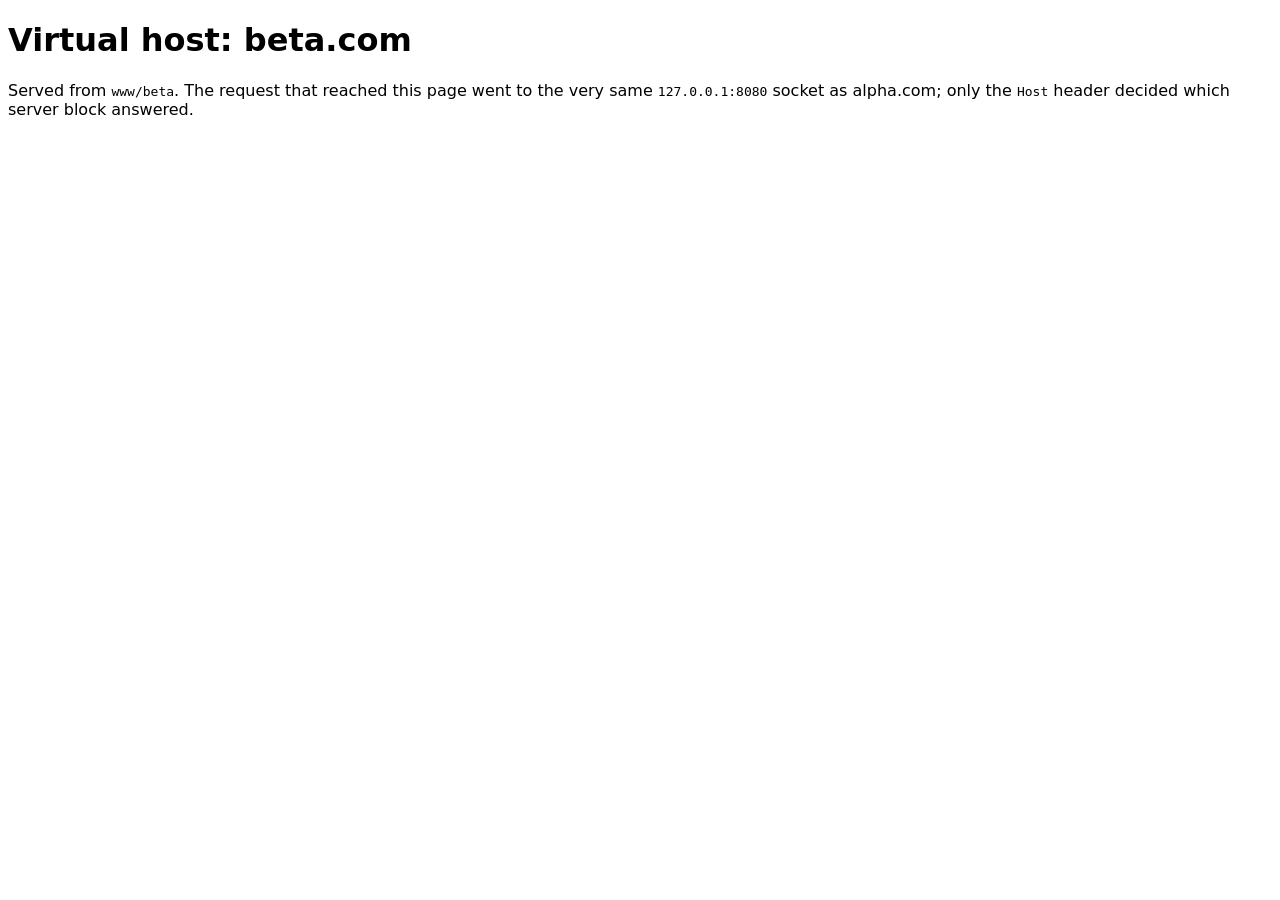
<file: www/beta/index.html>
<!DOCTYPE html>
<html lang="en">
<head><meta charset="utf-8"><title>beta.com</title></head>
<body style="font-family: system-ui, sans-serif">
  <h1>Virtual host: beta.com</h1>
  <p>
    Served from <code>www/beta</code>. The request that reached this page went
    to the very same <code>127.0.0.1:8080</code> socket as alpha.com; only the
    <code>Host</code> header decided which server block answered.
  </p>
</body>
</html>
</file>
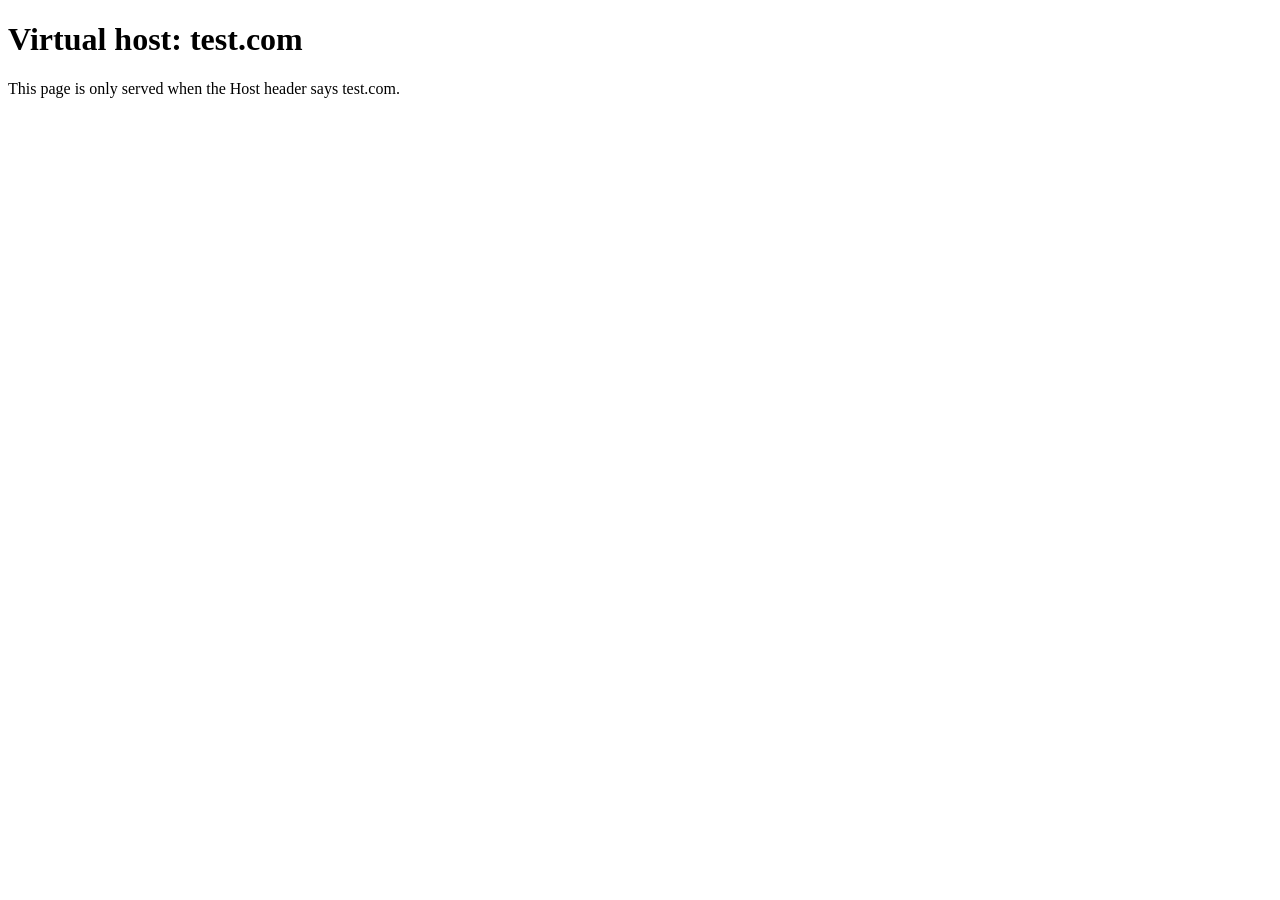
<file: www/vhost/index.html>
<!DOCTYPE html>
<html lang="en">
<head><meta charset="utf-8"><title>test.com</title></head>
<body>
  <h1>Virtual host: test.com</h1>
  <p>This page is only served when the Host header says test.com.</p>
</body>
</html>
</file>
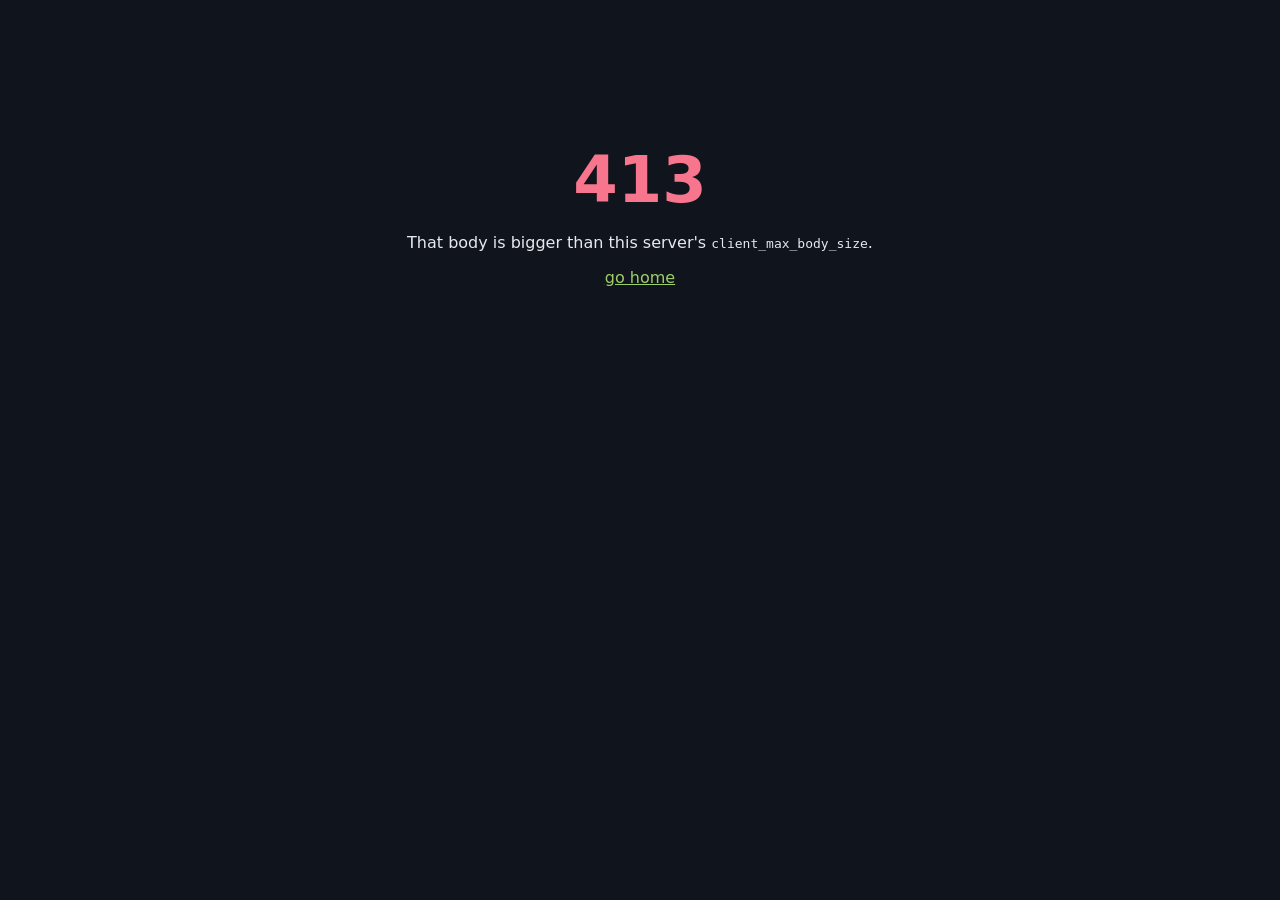
<file: www/errors/413.html>
<!DOCTYPE html>
<html lang="en">
<head>
  <meta charset="utf-8">
  <title>413 - payload too large</title>
</head>
<body style="font-family: system-ui, sans-serif; background:#10141c; color:#e6e9ef; text-align:center; padding-top:15vh">
  <h1 style="color:#f7768e; font-size:4rem; margin:0">413</h1>
  <p>That body is bigger than this server's <code>client_max_body_size</code>.</p>
  <p><a style="color:#9ece6a" href="/">go home</a></p>
</body>
</html>
</file>
